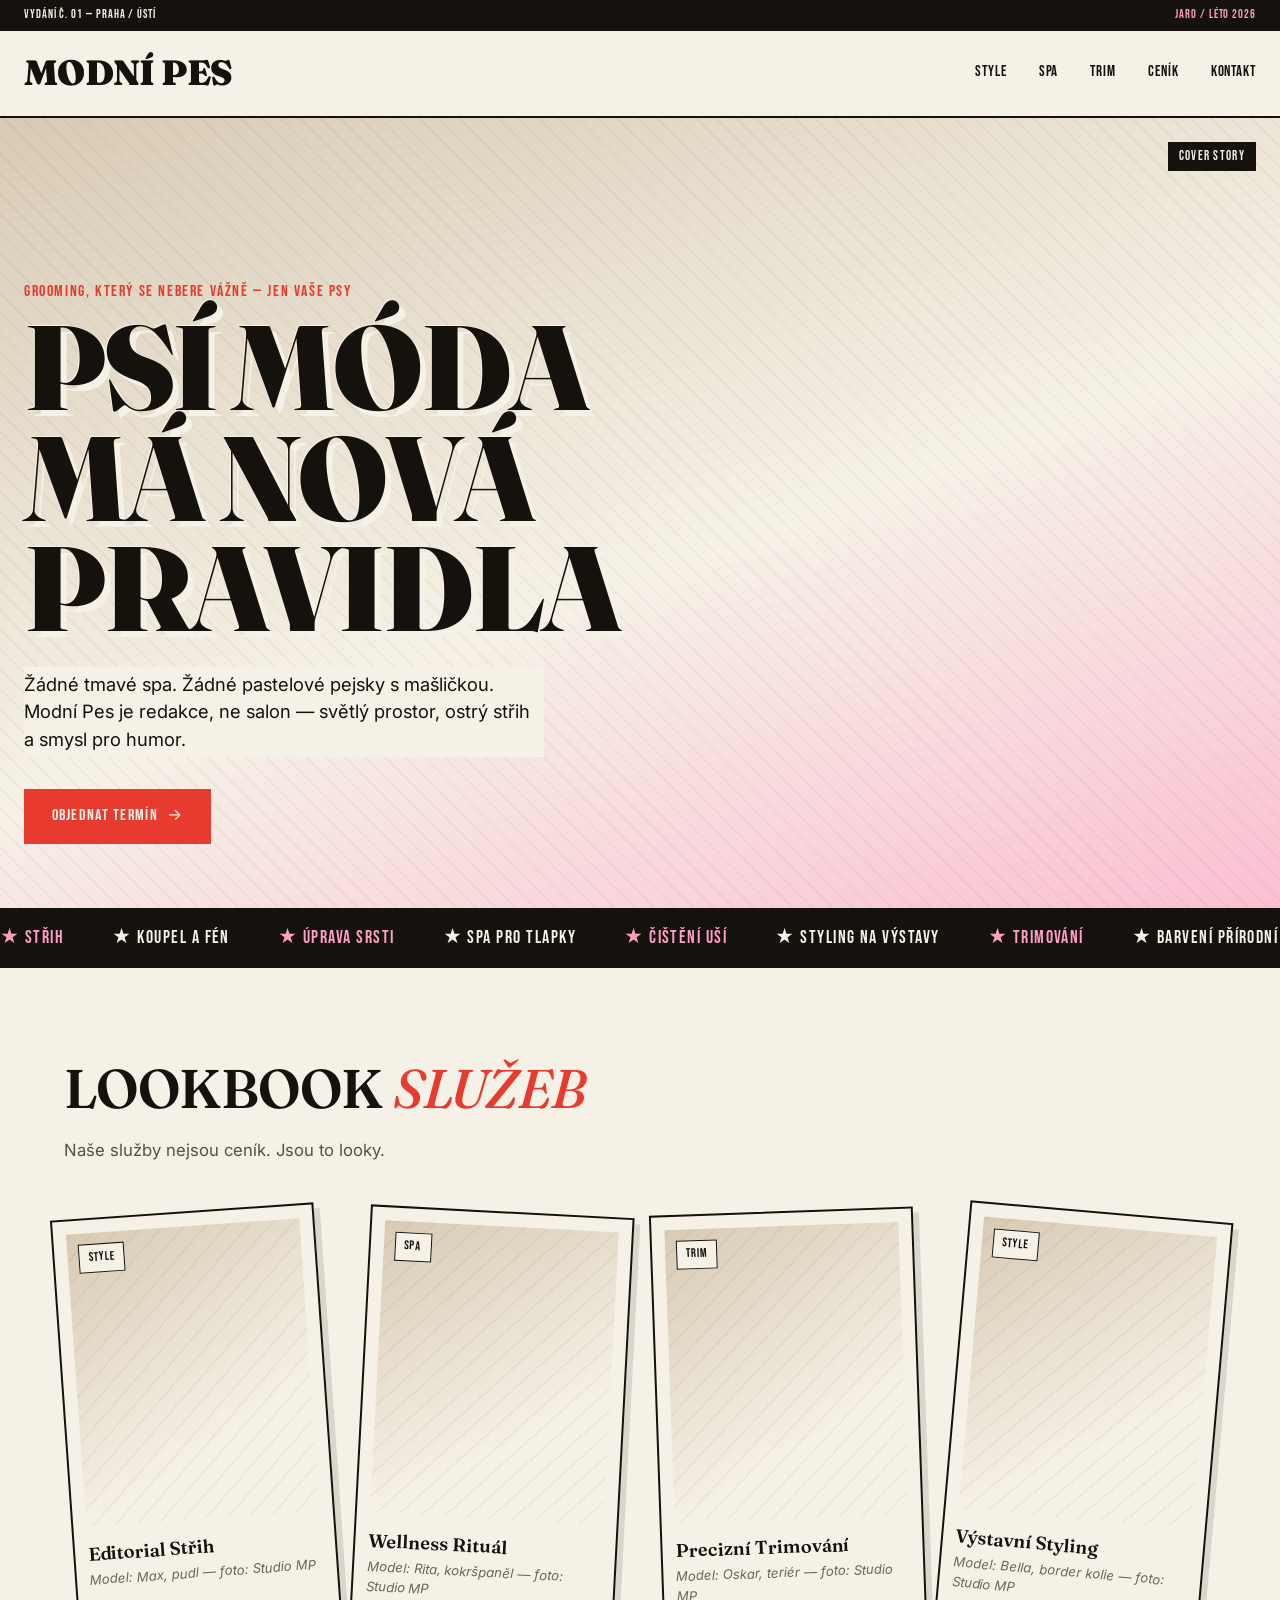
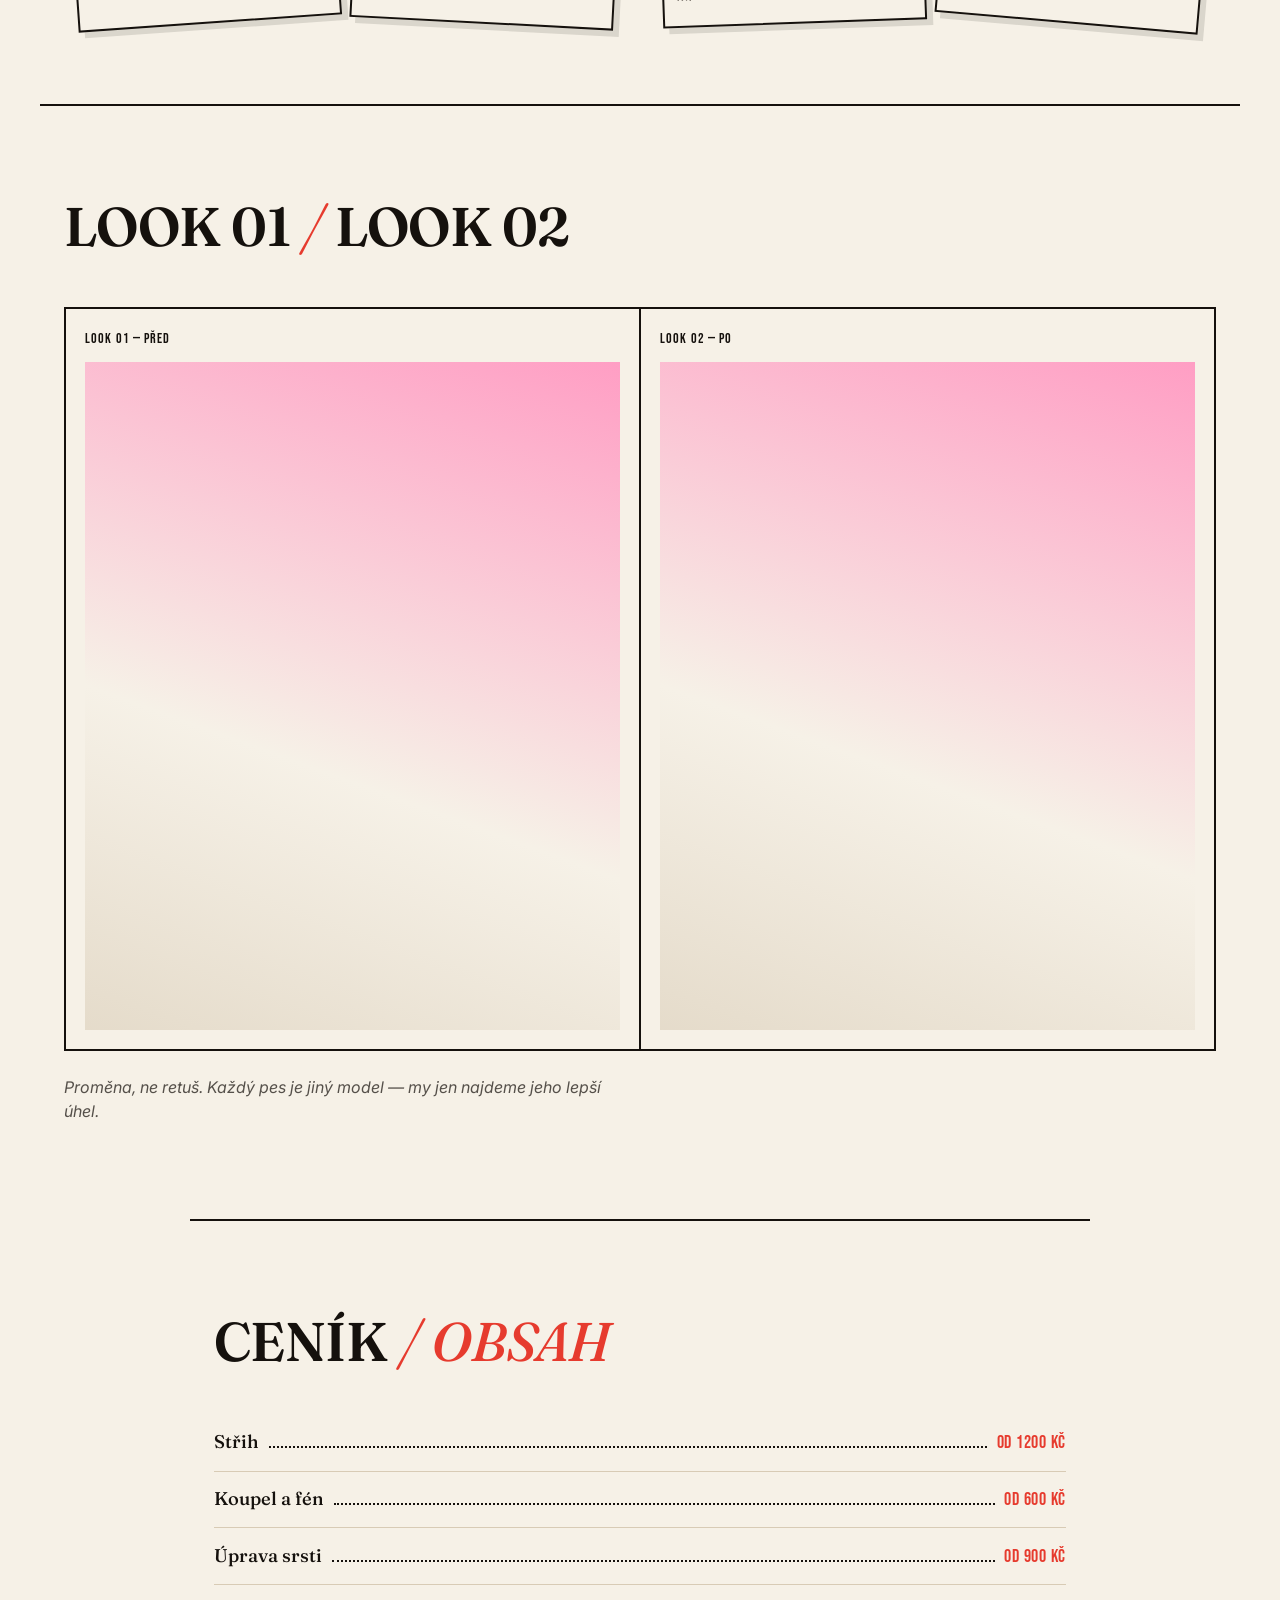
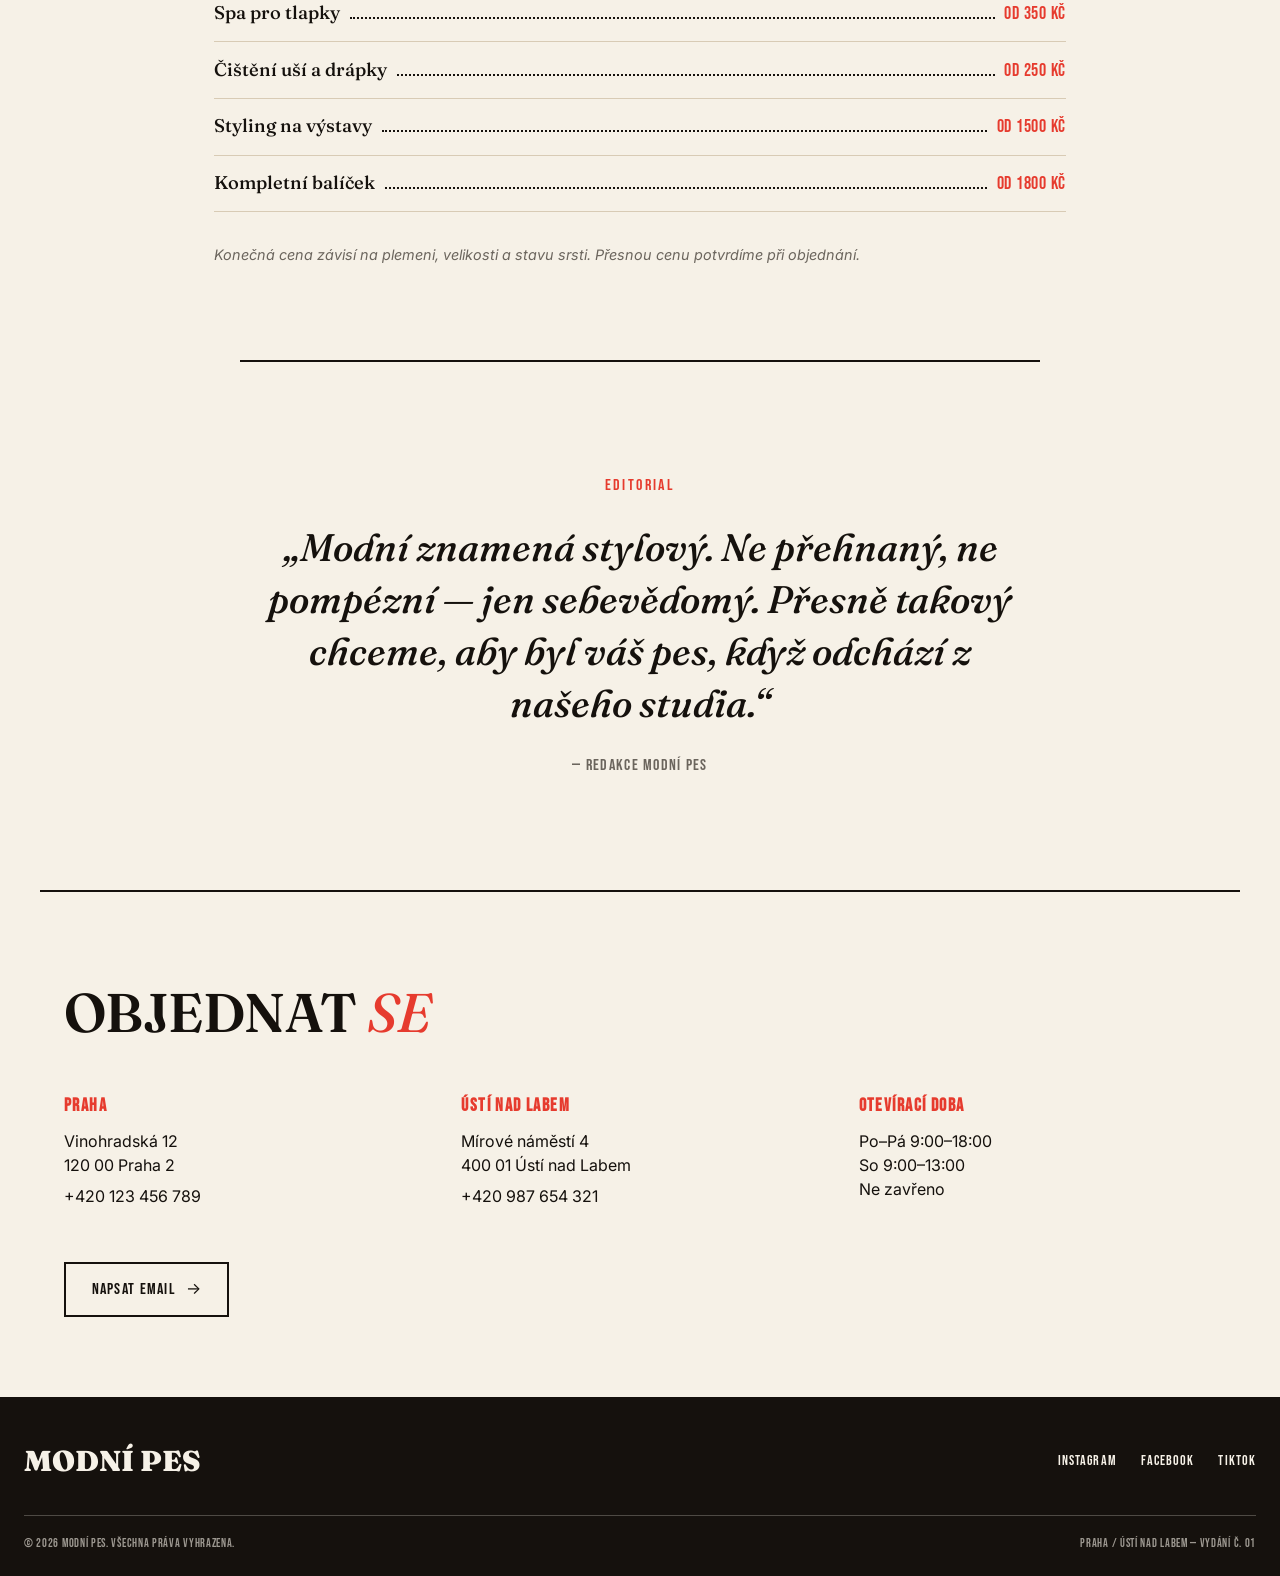
<file: modni-pes/index.html>
<!doctype html>
<html lang="cs">
<head>
<meta charset="UTF-8">
<meta name="viewport" content="width=device-width, initial-scale=1.0">
<title>MODNÍ PES — Psí Fashion Editorial</title>
<meta name="description" content="Modní Pes — grooming studio v Praze a Ústí nad Labem. Ne další temný spa salon. Světlý, redakční, drzý přístup k péči o vašeho psa.">
<link rel="preconnect" href="https://fonts.googleapis.com">
<link rel="preconnect" href="https://fonts.gstatic.com" crossorigin>
<link href="https://fonts.googleapis.com/css2?family=Fraunces:ital,opsz,wght@0,9..144,300;0,9..144,500;0,9..144,600;0,9..144,700;0,9..144,900;1,9..144,500;1,9..144,700&family=Inter:wght@400;500;600&family=Bebas+Neue&display=swap" rel="stylesheet">
<link rel="stylesheet" href="styles.css">
</head>
<body>

<header class="masthead" id="top">
  <div class="masthead__bar">
    <span class="masthead__issue">VYDÁNÍ Č. 01 — PRAHA / ÚSTÍ</span>
    <span class="masthead__issue masthead__issue--right">JARO / LÉTO 2026</span>
  </div>
  <div class="masthead__row">
    <a href="#top" class="masthead__logo">MODNÍ PES</a>
    <button class="nav-toggle" id="navToggle" aria-label="Otevřít menu" aria-expanded="false">
      <span></span><span></span><span></span>
    </button>
    <nav class="masthead__nav" id="mainNav">
      <a href="#lookbook">STYLE</a>
      <a href="#spa">SPA</a>
      <a href="#trim">TRIM</a>
      <a href="#cenik">CENÍK</a>
      <a href="#kontakt">KONTAKT</a>
    </nav>
  </div>
</header>

<section class="hero">
  <div class="hero__photo hero__photo--cover" data-caption="Foto: Ateliér Modní Pes — Model: Bella, border kolie">
    <span class="hero__photo-tag">COVER STORY</span>
  </div>
  <div class="hero__copy">
    <p class="kicker">Grooming, který se nebere vážně — jen vaše psy</p>
    <h1 class="hero__title">PSÍ MÓDA<br>MÁ NOVÁ<br>PRAVIDLA</h1>
    <p class="hero__lede">Žádné tmavé spa. Žádné pastelové pejsky s mašličkou. Modní Pes je redakce, ne salon — světlý prostor, ostrý střih a smysl pro humor.</p>
    <a href="#kontakt" class="btn btn--primary">OBJEDNAT TERMÍN <span class="btn__arrow">→</span></a>
  </div>
</section>

<div class="marquee" aria-hidden="true">
  <div class="marquee__track">
    <span>★ STŘIH</span><span>★ KOUPEL A FÉN</span><span>★ ÚPRAVA SRSTI</span><span>★ SPA PRO TLAPKY</span><span>★ ČIŠTĚNÍ UŠÍ</span><span>★ STYLING NA VÝSTAVY</span><span>★ TRIMOVÁNÍ</span><span>★ BARVENÍ PŘÍRODNÍ PIGMENTY</span>
    <span>★ STŘIH</span><span>★ KOUPEL A FÉN</span><span>★ ÚPRAVA SRSTI</span><span>★ SPA PRO TLAPKY</span><span>★ ČIŠTĚNÍ UŠÍ</span><span>★ STYLING NA VÝSTAVY</span><span>★ TRIMOVÁNÍ</span><span>★ BARVENÍ PŘÍRODNÍ PIGMENTY</span>
  </div>
</div>

<section class="lookbook" id="lookbook">
  <h2 class="section-title">LOOKBOOK <span>SLUŽEB</span></h2>
  <p class="section-sub">Naše služby nejsou ceník. Jsou to looky.</p>

  <div class="lookbook__grid">

    <figure class="polaroid" style="--rot:-4deg" id="spa">
      <div class="polaroid__photo" data-caption="STYLE">
        <span class="tag">STYLE</span>
      </div>
      <figcaption>
        <strong>Editorial Střih</strong>
        <span>Model: Max, pudl — foto: Studio MP</span>
      </figcaption>
    </figure>

    <figure class="polaroid" style="--rot:3deg">
      <div class="polaroid__photo" data-caption="SPA">
        <span class="tag">SPA</span>
      </div>
      <figcaption>
        <strong>Wellness Rituál</strong>
        <span>Model: Rita, kokršpaněl — foto: Studio MP</span>
      </figcaption>
    </figure>

    <figure class="polaroid" style="--rot:-2deg" id="trim">
      <div class="polaroid__photo" data-caption="TRIM">
        <span class="tag">TRIM</span>
      </div>
      <figcaption>
        <strong>Precizní Trimování</strong>
        <span>Model: Oskar, teriér — foto: Studio MP</span>
      </figcaption>
    </figure>

    <figure class="polaroid" style="--rot:5deg">
      <div class="polaroid__photo" data-caption="STYLE">
        <span class="tag">STYLE</span>
      </div>
      <figcaption>
        <strong>Výstavní Styling</strong>
        <span>Model: Bella, border kolie — foto: Studio MP</span>
      </figcaption>
    </figure>

  </div>
</section>

<section class="spread">
  <h2 class="section-title spread__title">LOOK 01 <span>/</span> LOOK 02</h2>
  <div class="spread__grid">
    <div class="spread__panel">
      <span class="spread__label">LOOK 01 — PŘED</span>
      <div class="spread__photo" data-caption="Před"></div>
    </div>
    <div class="spread__panel">
      <span class="spread__label">LOOK 02 — PO</span>
      <div class="spread__photo" data-caption="Po"></div>
    </div>
  </div>
  <p class="spread__caption">Proměna, ne retuš. Každý pes je jiný model — my jen najdeme jeho lepší úhel.</p>
</section>

<section class="price-index" id="cenik">
  <h2 class="section-title">CENÍK <span>/ OBSAH</span></h2>
  <ol class="price-index__list">
    <li><span class="price-index__name">Střih</span><span class="price-index__dots"></span><span class="price-index__price">od 1200 Kč</span></li>
    <li><span class="price-index__name">Koupel a fén</span><span class="price-index__dots"></span><span class="price-index__price">od 600 Kč</span></li>
    <li><span class="price-index__name">Úprava srsti</span><span class="price-index__dots"></span><span class="price-index__price">od 900 Kč</span></li>
    <li><span class="price-index__name">Spa pro tlapky</span><span class="price-index__dots"></span><span class="price-index__price">od 350 Kč</span></li>
    <li><span class="price-index__name">Čištění uší a drápky</span><span class="price-index__dots"></span><span class="price-index__price">od 250 Kč</span></li>
    <li><span class="price-index__name">Styling na výstavy</span><span class="price-index__dots"></span><span class="price-index__price">od 1500 Kč</span></li>
    <li><span class="price-index__name">Kompletní balíček</span><span class="price-index__dots"></span><span class="price-index__price">od 1800 Kč</span></li>
  </ol>
  <p class="price-index__note">Konečná cena závisí na plemeni, velikosti a stavu srsti. Přesnou cenu potvrdíme při objednání.</p>
</section>

<section class="editorial">
  <p class="editorial__mark">EDITORIAL</p>
  <blockquote class="editorial__quote">
    „Modní znamená stylový. Ne přehnaný, ne pompézní — jen sebevědomý. Přesně takový chceme, aby byl váš pes, když odchází z našeho studia.“
  </blockquote>
  <p class="editorial__signature">— Redakce Modní Pes</p>
</section>

<section class="contact" id="kontakt">
  <h2 class="section-title">OBJEDNAT <span>SE</span></h2>
  <div class="contact__grid">
    <div class="contact__block">
      <h3>PRAHA</h3>
      <p>Vinohradská 12<br>120 00 Praha 2</p>
      <p><a href="tel:+420123456789">+420 123 456 789</a></p>
    </div>
    <div class="contact__block">
      <h3>ÚSTÍ NAD LABEM</h3>
      <p>Mírové náměstí 4<br>400 01 Ústí nad Labem</p>
      <p><a href="tel:+420987654321">+420 987 654 321</a></p>
    </div>
    <div class="contact__block">
      <h3>OTEVÍRACÍ DOBA</h3>
      <p>Po–Pá 9:00–18:00<br>So 9:00–13:00<br>Ne zavřeno</p>
    </div>
  </div>
  <a href="mailto:ahoj@modnipes.cz" class="btn btn--outline">NAPSAT EMAIL <span class="btn__arrow">→</span></a>
</section>

<footer class="masthead-footer">
  <div class="masthead-footer__top">
    <span class="masthead-footer__logo">MODNÍ PES</span>
    <div class="masthead-footer__social">
      <a href="#">INSTAGRAM</a>
      <a href="#">FACEBOOK</a>
      <a href="#">TIKTOK</a>
    </div>
  </div>
  <div class="masthead-footer__bottom">
    <span>© 2026 MODNÍ PES. VŠECHNA PRÁVA VYHRAZENA.</span>
    <span>PRAHA / ÚSTÍ NAD LABEM — VYDÁNÍ Č. 01</span>
  </div>
</footer>

<script src="script.js"></script>
</body>
</html>
</file>
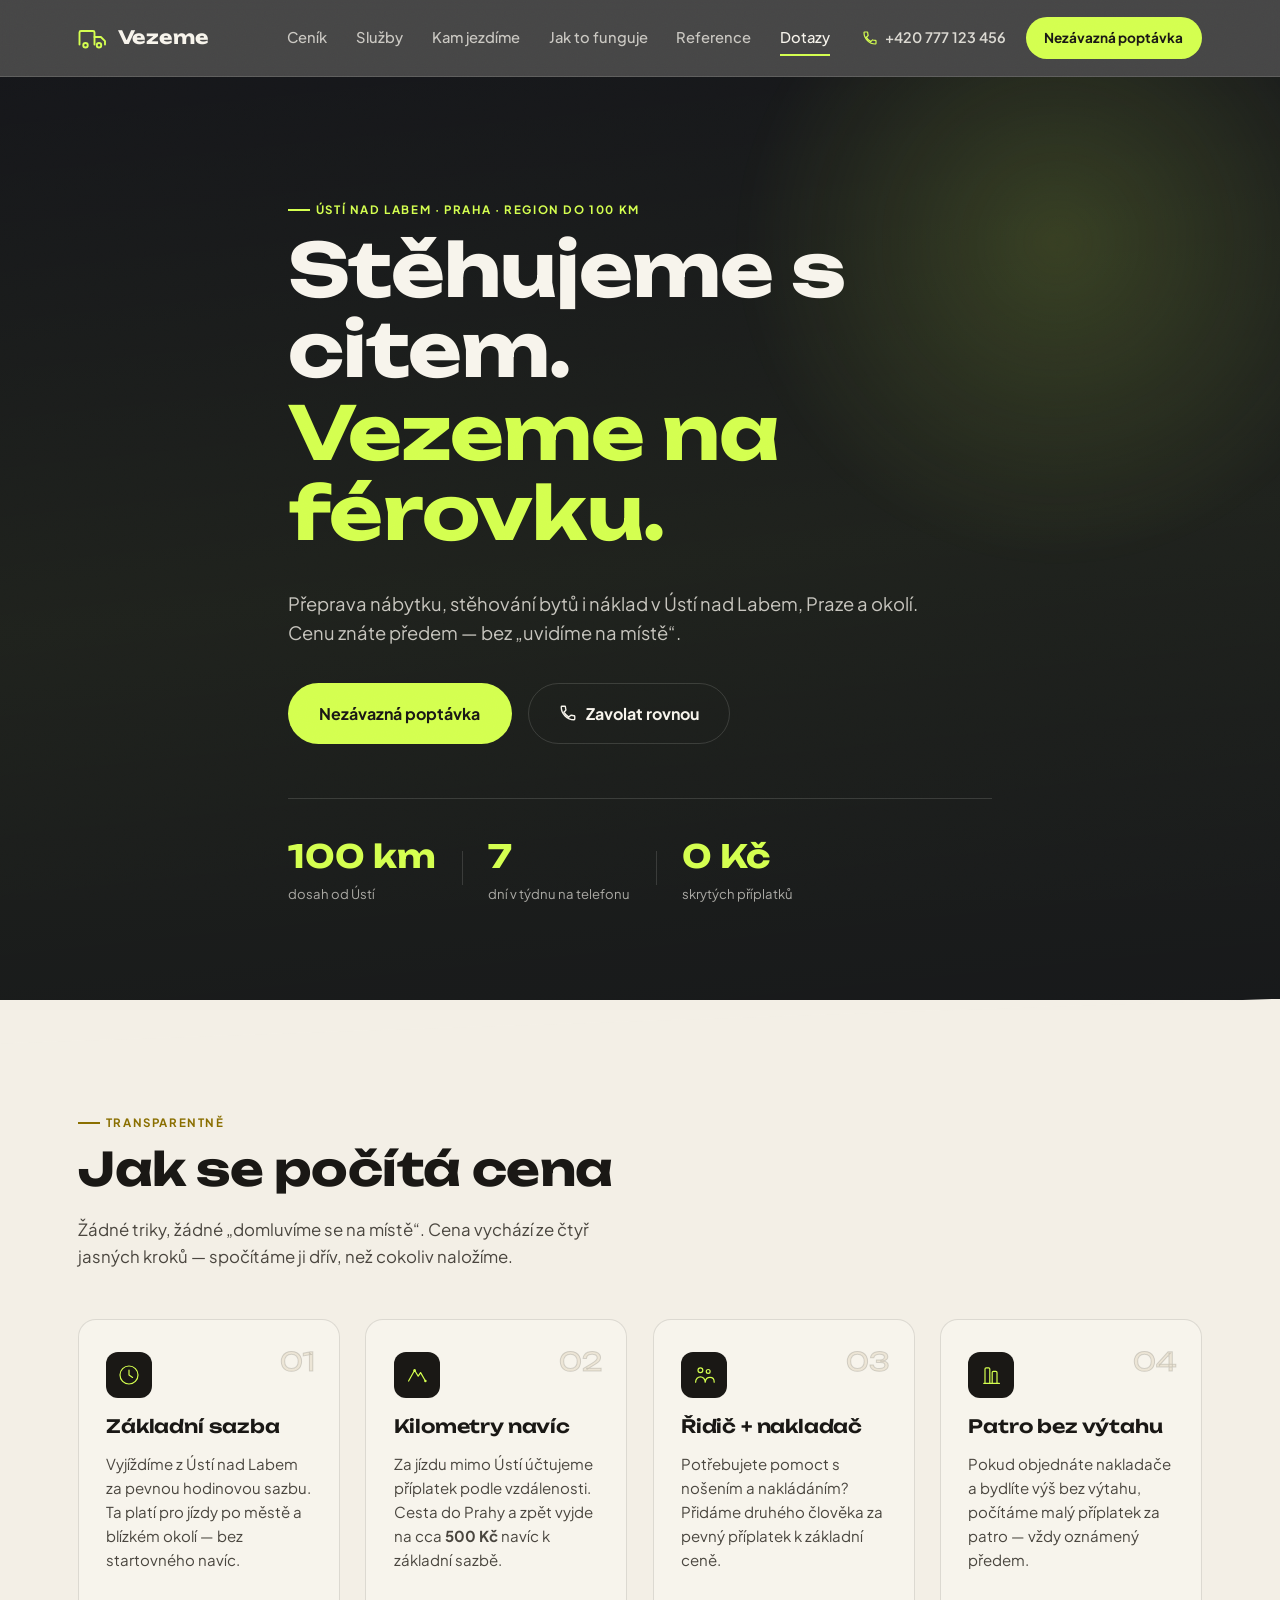
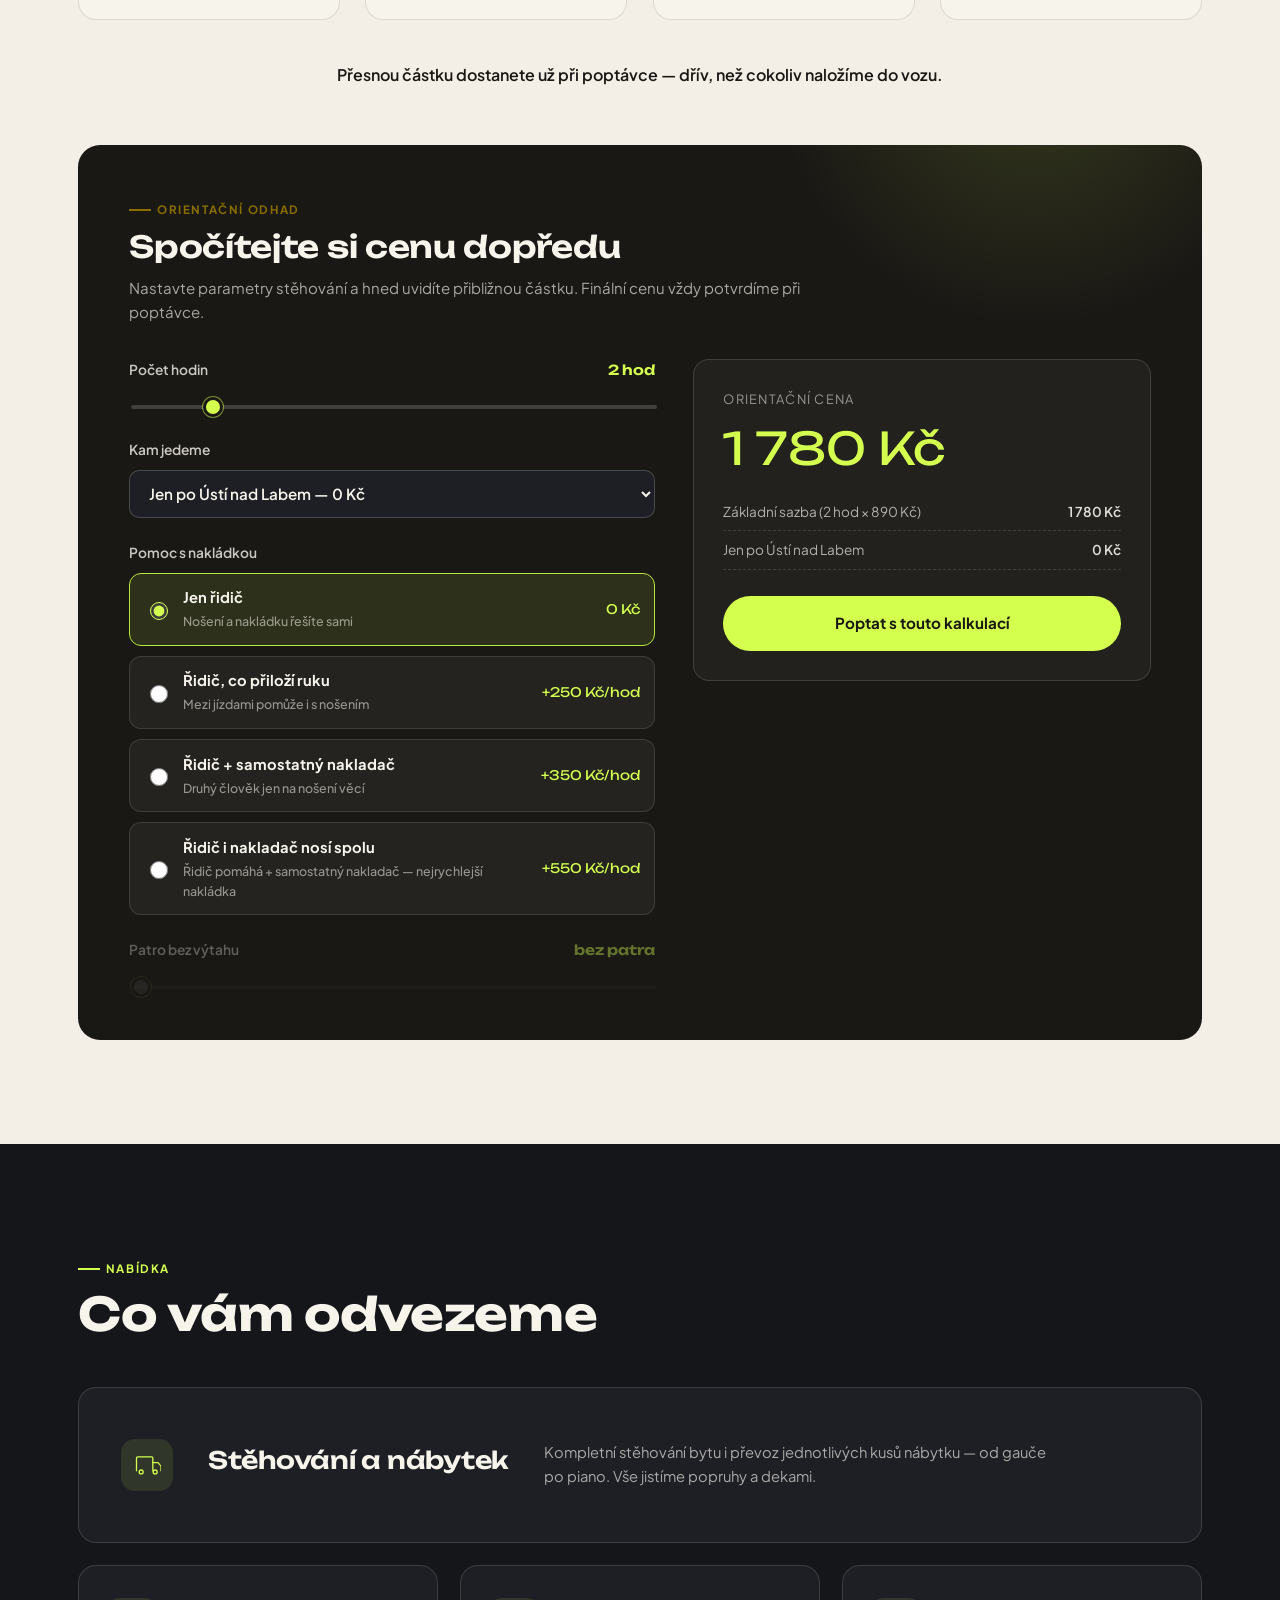
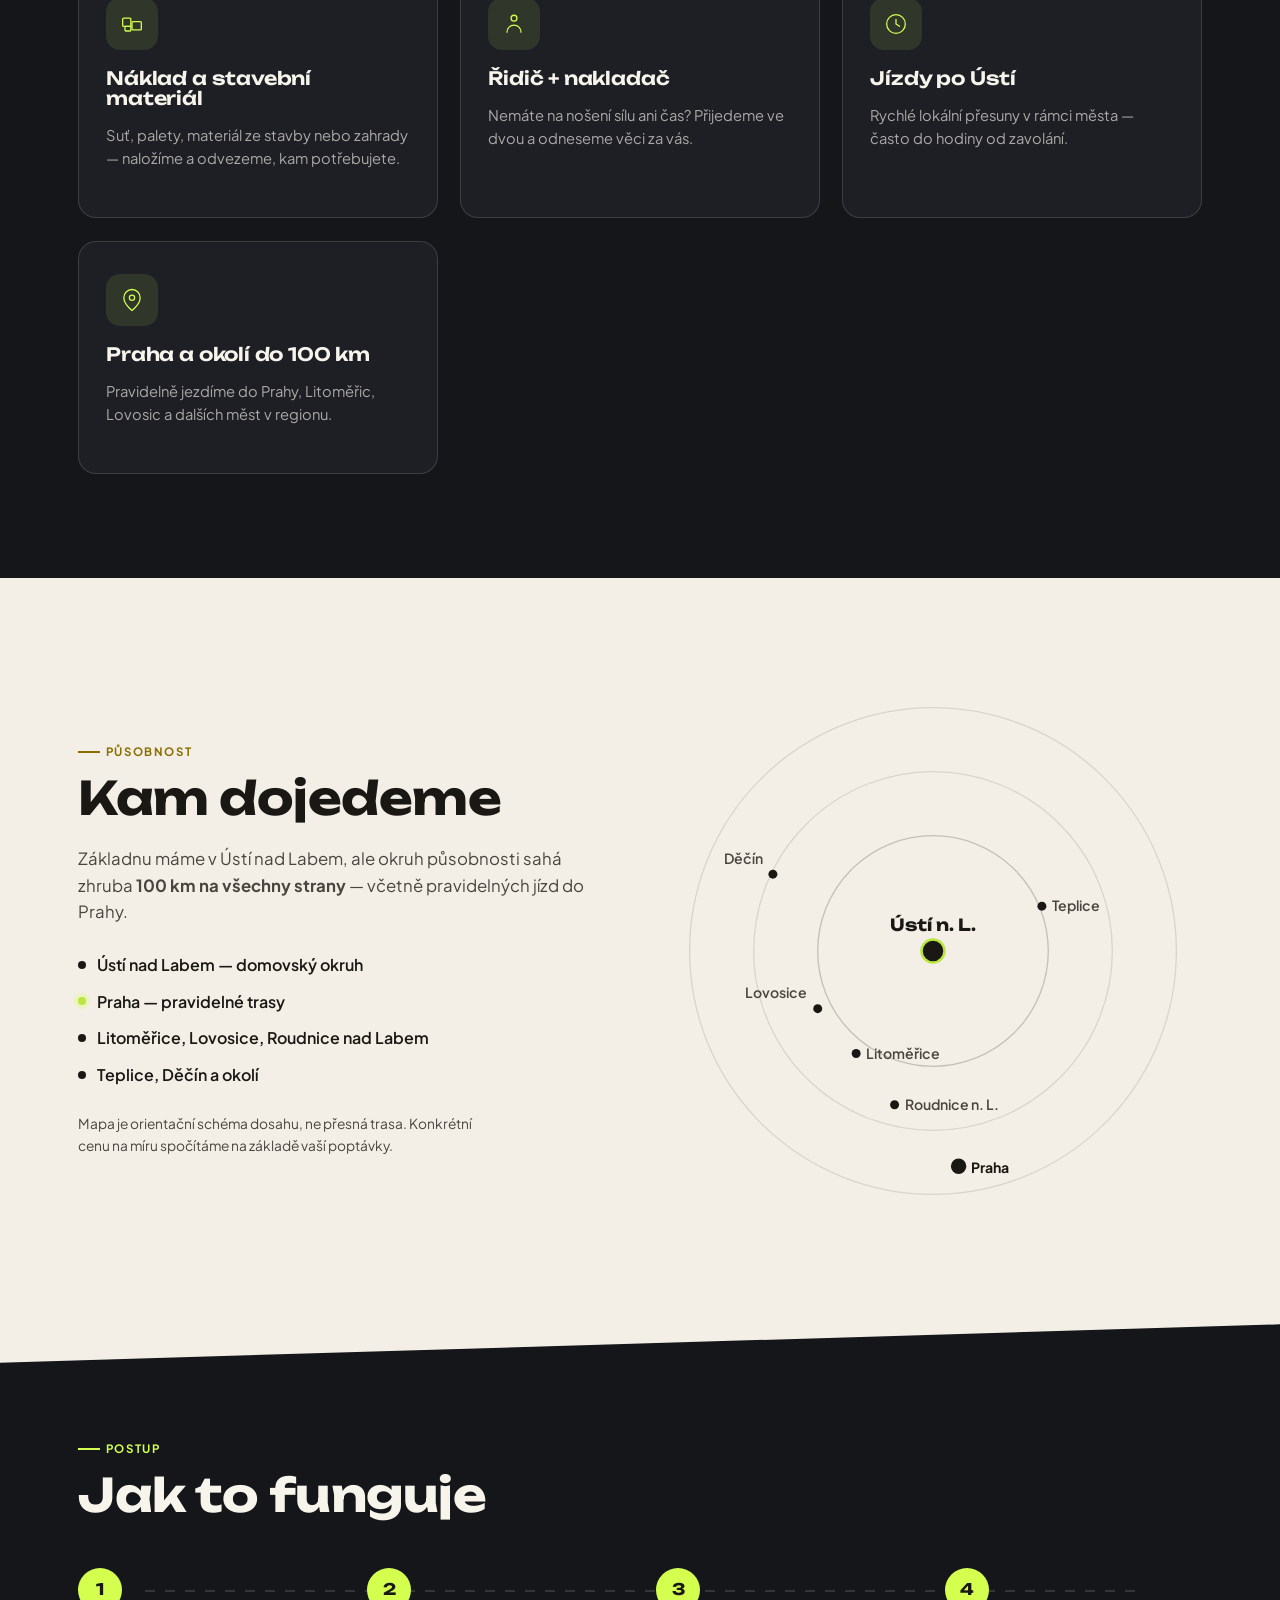
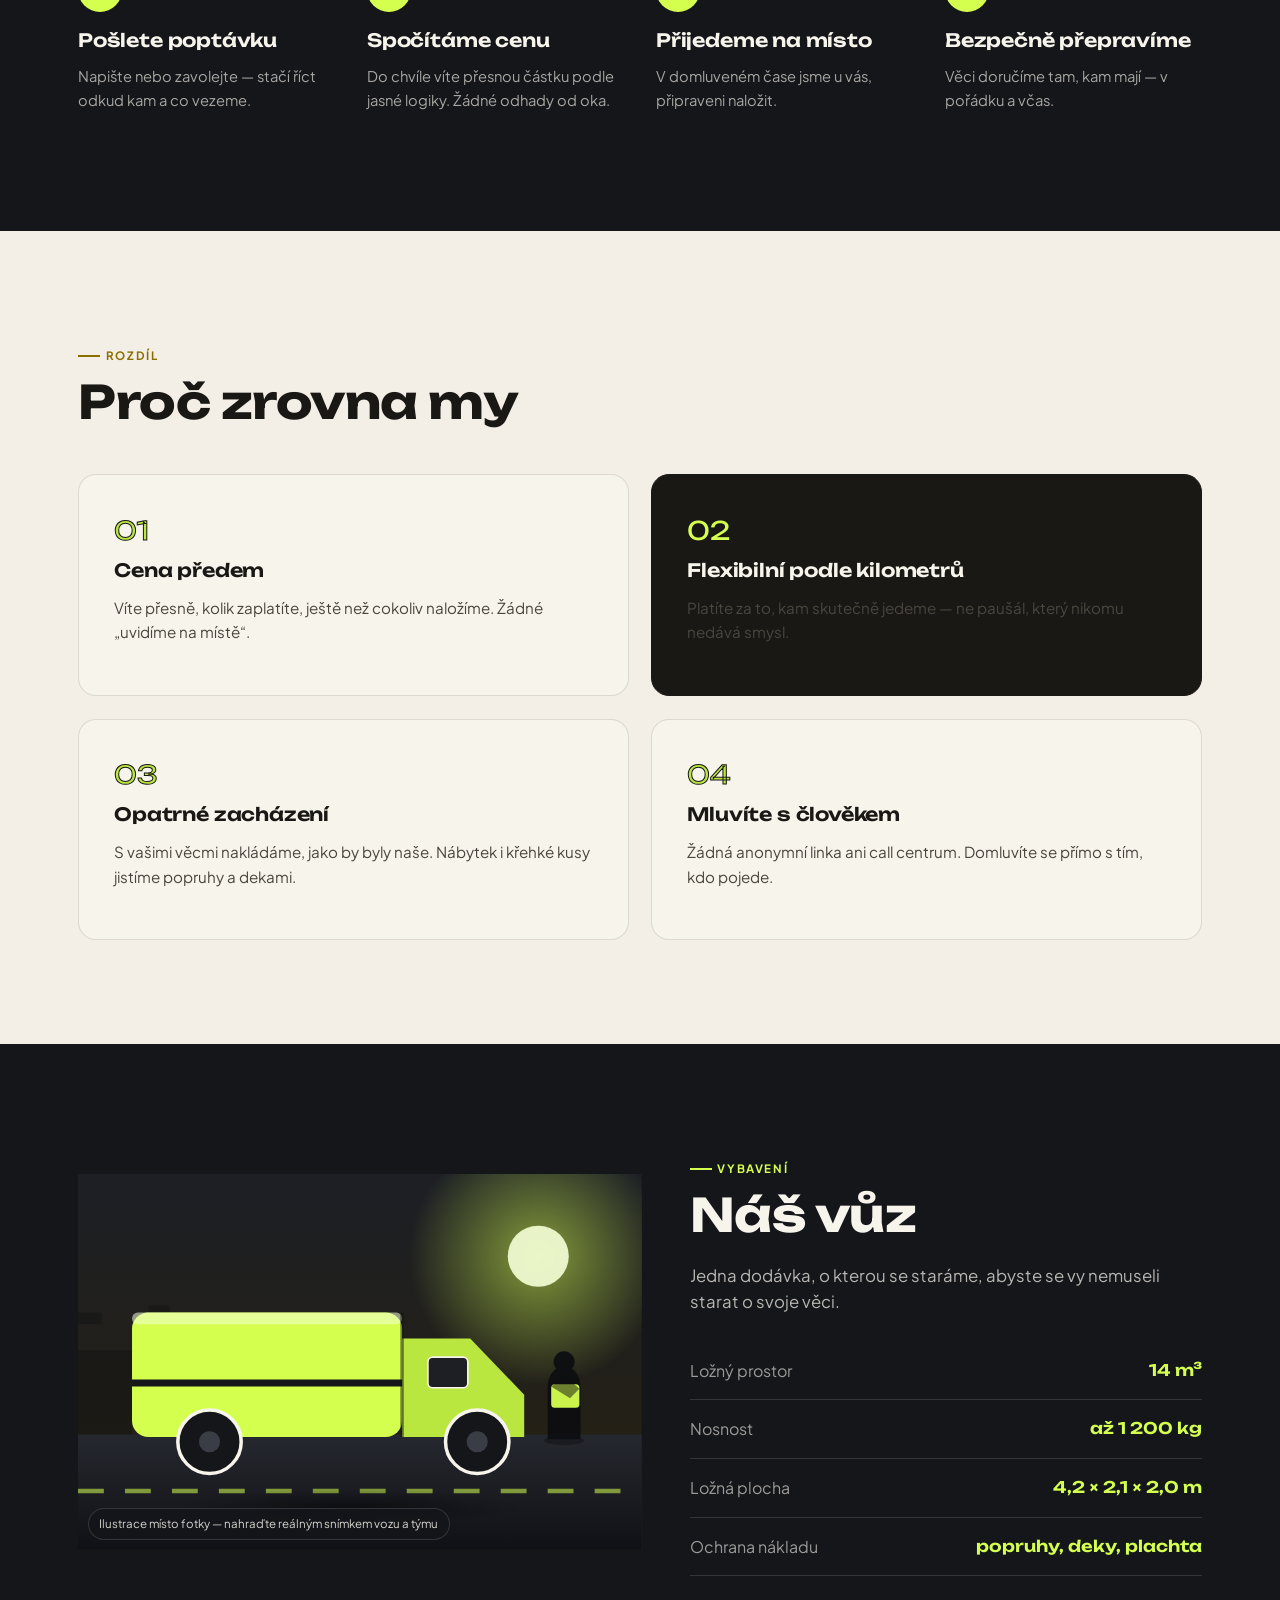
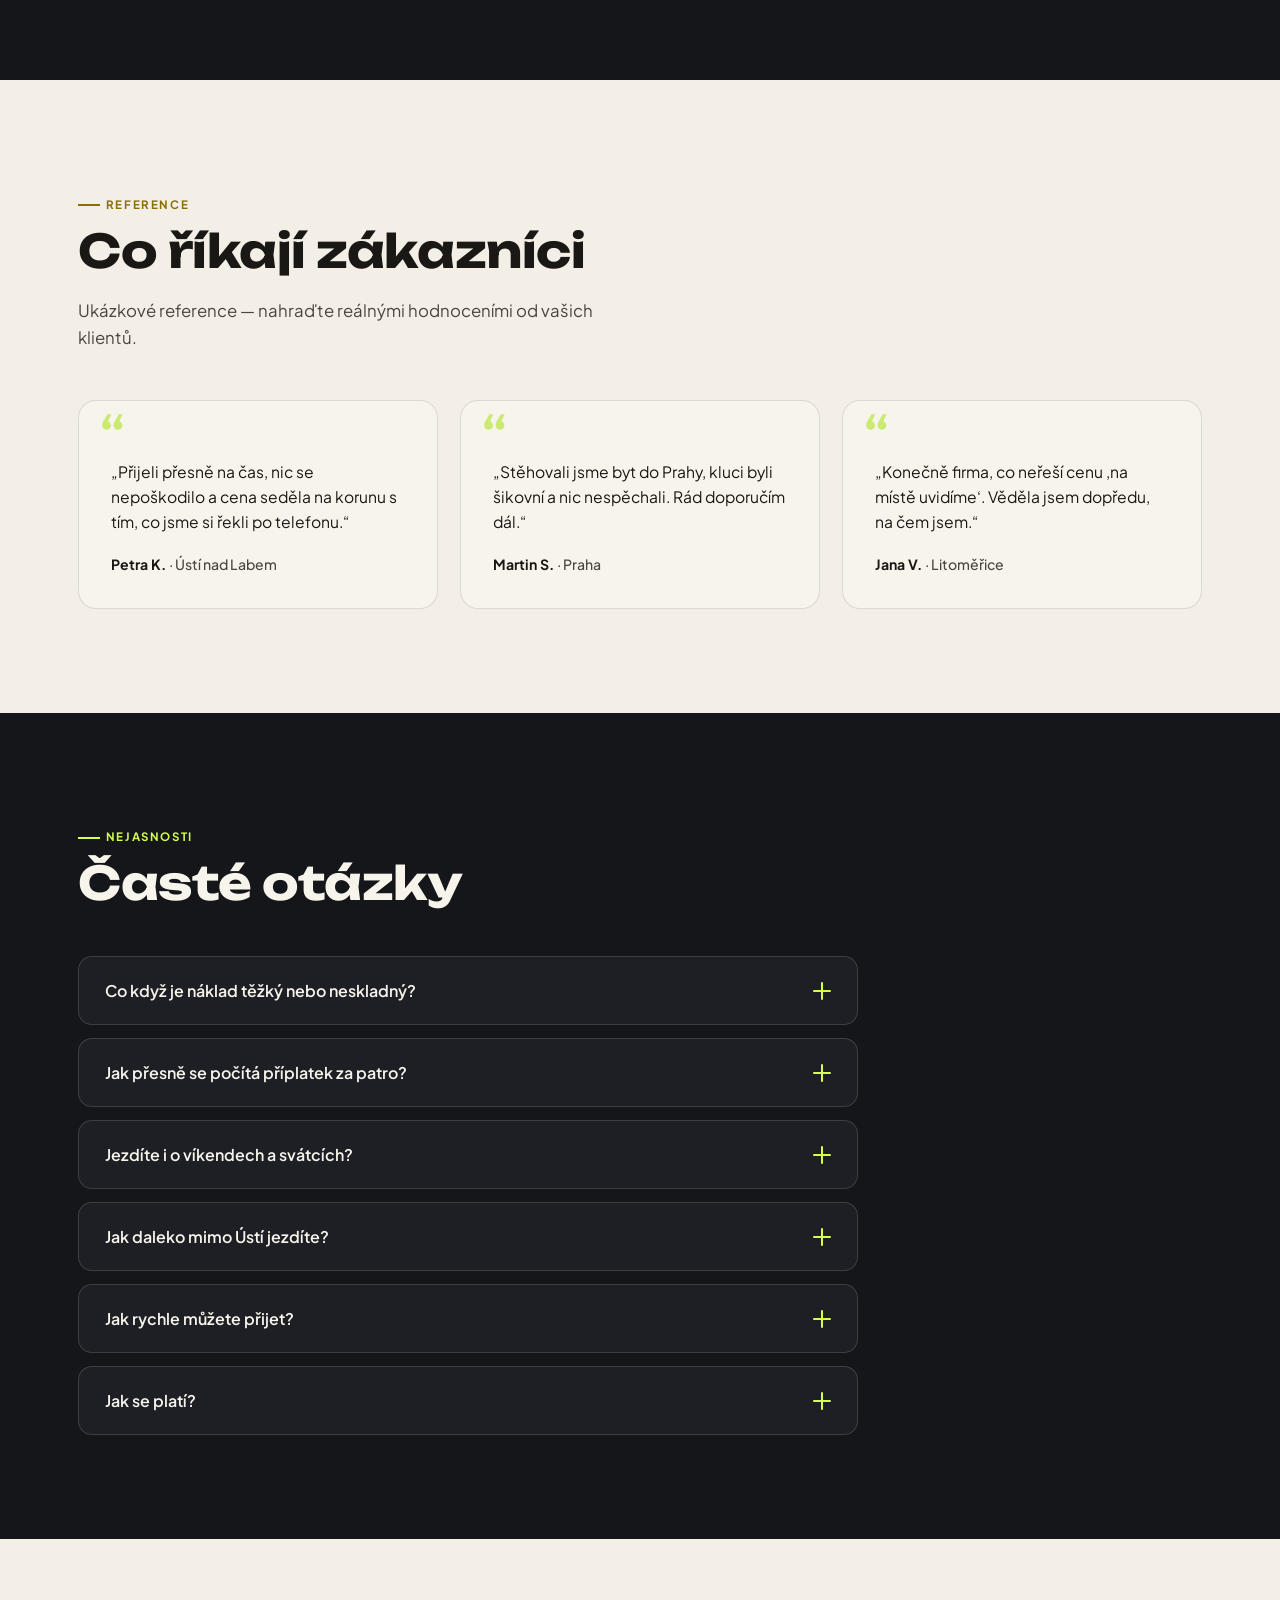
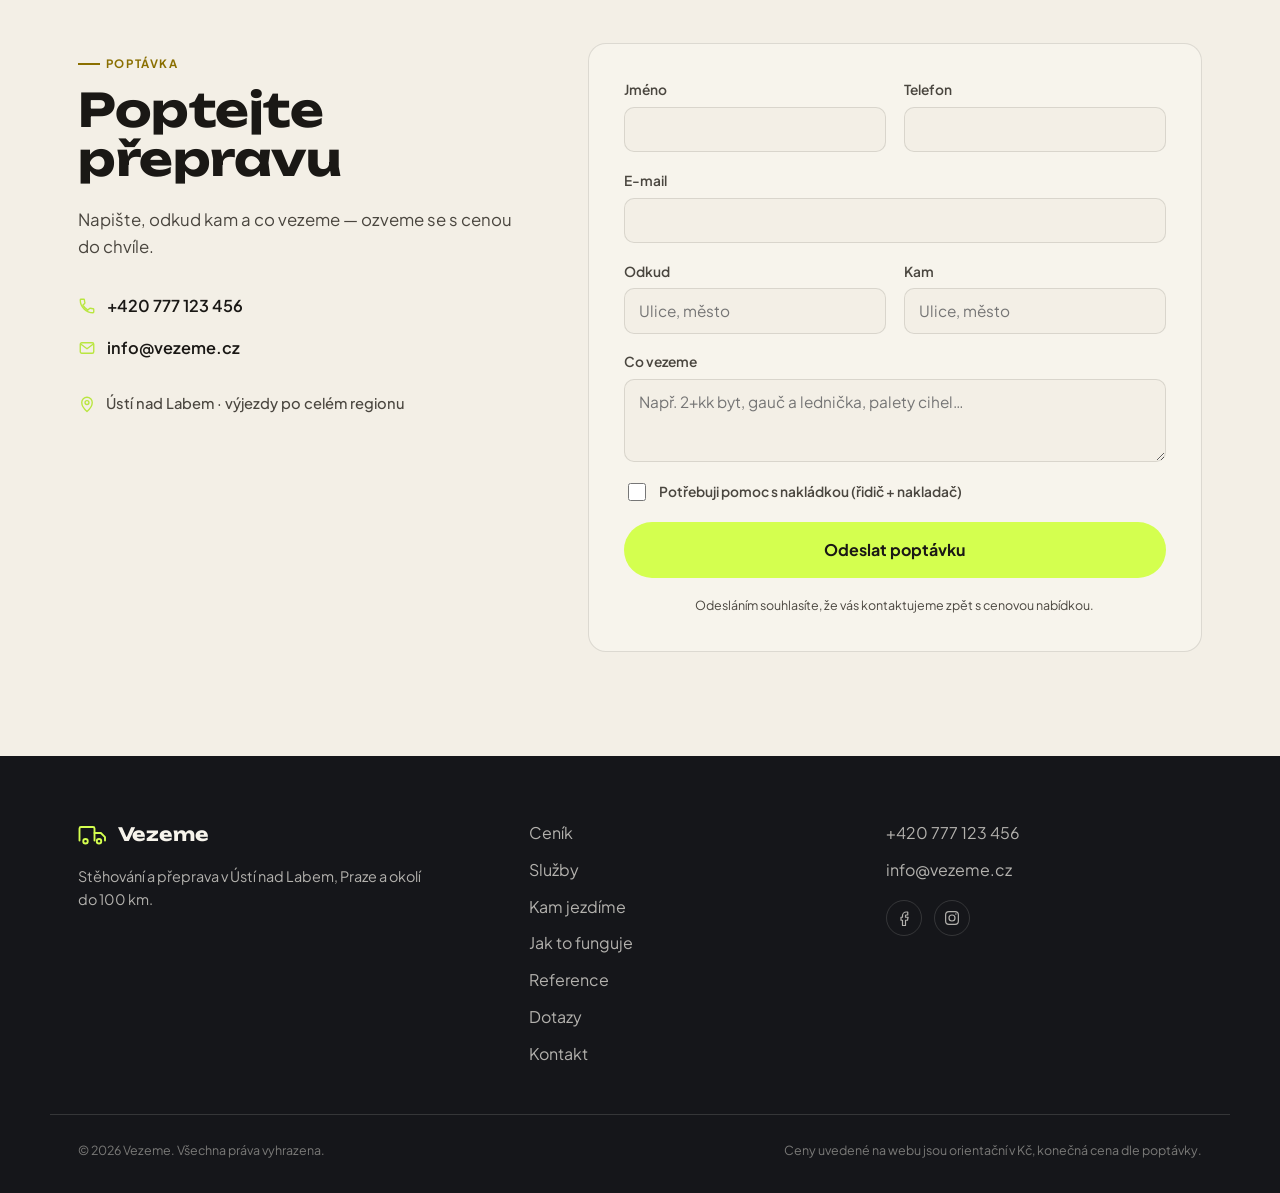
<file: site/index.html>
<!DOCTYPE html>
<html lang="cs">
<head>
<meta charset="UTF-8">
<meta name="viewport" content="width=device-width, initial-scale=1.0">
<title>Vezeme — Stěhování a přeprava Ústí nad Labem, Praha | Cena předem</title>
<meta name="description" content="Stěhování, přeprava nábytku a nákladu v Ústí nad Labem, Praze a okolí do 100 km. Cenu znáte předem, bez skrytých příplatků. Zavolejte nebo pošlete poptávku.">
<meta property="og:title" content="Vezeme — Stěhování a přeprava Ústí nad Labem, Praha">
<meta property="og:description" content="Cena předem, bez skrytých příplatků. Stěhování a přeprava v Ústí nad Labem, Praze a okolí do 100 km.">
<meta property="og:type" content="website">
<link rel="icon" href="data:image/svg+xml,%3Csvg xmlns='http://www.w3.org/2000/svg' viewBox='0 0 40 28'%3E%3Cpath d='M2 22V6a2 2 0 0 1 2-2h16a2 2 0 0 1 2 2v16' fill='none' stroke='%23d4ff4f' stroke-width='2.6' stroke-linecap='round'/%3E%3Cpath d='M22 12h8.5L36 17.5V22' fill='none' stroke='%23d4ff4f' stroke-width='2.6' stroke-linecap='round' stroke-linejoin='round'/%3E%3Ccircle cx='10' cy='23' r='3' fill='none' stroke='%23d4ff4f' stroke-width='2.6'/%3E%3Ccircle cx='28' cy='23' r='3' fill='none' stroke='%23d4ff4f' stroke-width='2.6'/%3E%3C/svg%3E">
<link rel="preconnect" href="https://fonts.googleapis.com">
<link rel="preconnect" href="https://fonts.gstatic.com" crossorigin>
<link href="https://fonts.googleapis.com/css2?family=Unbounded:wght@400;600;700;800;900&family=Plus+Jakarta+Sans:ital,wght@0,400;0,500;0,600;0,700;1,500&display=swap" rel="stylesheet">
<link rel="stylesheet" href="css/style.css">
</head>
<body>

<div class="grain"></div>

<a class="skip-link" href="#kontakt">Přejít na poptávku</a>

<!-- ============ HEADER ============ -->
<header class="site-header" id="site-header">
  <div class="wrap header-inner">
    <a href="#top" class="logo" aria-label="Vezeme — domů">
      <span class="logo-mark" aria-hidden="true">
        <svg viewBox="0 0 40 28" fill="none" xmlns="http://www.w3.org/2000/svg">
          <path d="M2 22V6a2 2 0 0 1 2-2h16a2 2 0 0 1 2 2v16" stroke="currentColor" stroke-width="2.5" stroke-linecap="round"/>
          <path d="M22 12h8.5L36 17.5V22" stroke="currentColor" stroke-width="2.5" stroke-linecap="round" stroke-linejoin="round"/>
          <circle cx="10" cy="23" r="3" stroke="currentColor" stroke-width="2.5"/>
          <circle cx="28" cy="23" r="3" stroke="currentColor" stroke-width="2.5"/>
        </svg>
      </span>
      <span class="logo-text">Vezeme</span>
    </a>

    <nav class="main-nav" id="main-nav">
      <a href="#cena" data-nav>Ceník</a>
      <a href="#sluzby" data-nav>Služby</a>
      <a href="#pokryti" data-nav>Kam jezdíme</a>
      <a href="#jak-to-funguje" data-nav>Jak to funguje</a>
      <a href="#reference" data-nav>Reference</a>
      <a href="#faq" data-nav>Dotazy</a>
    </nav>

    <div class="header-actions">
      <a class="header-phone" href="tel:+420777123456">
        <svg width="16" height="16" viewBox="0 0 24 24" fill="none"><path d="M6.6 10.8c1.4 2.8 3.8 5.1 6.6 6.6l2.2-2.2c.3-.3.7-.4 1-.2 1.1.4 2.3.6 3.6.6.6 0 1 .4 1 1V20c0 .6-.4 1-1 1C10.9 21 3 13.1 3 3.9 3 3.4 3.4 3 4 3h3.6c.6 0 1 .4 1 1 0 1.2.2 2.4.6 3.6.1.4 0 .8-.3 1L6.6 10.8Z" stroke="currentColor" stroke-width="1.8" stroke-linejoin="round"/></svg>
        <span>+420&nbsp;777&nbsp;123&nbsp;456</span>
      </a>
      <a class="btn btn-accent btn-small" href="#kontakt">Nezávazná poptávka</a>
    </div>

    <button class="burger" id="burger" aria-label="Otevřít menu" aria-expanded="false" aria-controls="main-nav">
      <span></span><span></span><span></span>
    </button>
  </div>
</header>

<main id="top">

  <!-- ============ HERO ============ -->
  <section class="hero">
    <div class="hero-bg" aria-hidden="true">
      <div class="hero-road"></div>
      <div class="hero-glow"></div>
    </div>
    <div class="wrap hero-inner">
      <p class="eyebrow reveal" data-delay="0">Ústí nad Labem · Praha · region do 100 km</p>
      <h1 class="hero-title">
        <span class="reveal-line" data-delay="1">Stěhujeme s citem.</span>
        <span class="reveal-line accent-text" data-delay="2">Vezeme na férovku.</span>
      </h1>
      <p class="hero-sub reveal" data-delay="3">
        Přeprava nábytku, stěhování bytů i náklad v Ústí nad Labem, Praze a okolí.
        Cenu znáte předem — bez „uvidíme na místě“.
      </p>
      <div class="hero-ctas reveal" data-delay="4">
        <a href="#kontakt" class="btn btn-accent btn-large">Nezávazná poptávka</a>
        <a href="tel:+420777123456" class="btn btn-ghost btn-large">
          <svg width="18" height="18" viewBox="0 0 24 24" fill="none"><path d="M6.6 10.8c1.4 2.8 3.8 5.1 6.6 6.6l2.2-2.2c.3-.3.7-.4 1-.2 1.1.4 2.3.6 3.6.6.6 0 1 .4 1 1V20c0 .6-.4 1-1 1C10.9 21 3 13.1 3 3.9 3 3.4 3.4 3 4 3h3.6c.6 0 1 .4 1 1 0 1.2.2 2.4.6 3.6.1.4 0 .8-.3 1L6.6 10.8Z" stroke="currentColor" stroke-width="1.8" stroke-linejoin="round"/></svg>
          Zavolat rovnou
        </a>
      </div>

      <div class="hero-stats reveal" data-delay="5">
        <div class="stat">
          <span class="stat-num" data-count="100" data-suffix="&nbsp;km">0</span>
          <span class="stat-label">dosah od Ústí</span>
        </div>
        <div class="stat-sep" aria-hidden="true"></div>
        <div class="stat">
          <span class="stat-num" data-count="7">0</span>
          <span class="stat-label">dní v týdnu na telefonu</span>
        </div>
        <div class="stat-sep" aria-hidden="true"></div>
        <div class="stat">
          <span class="stat-num" data-count="0" data-suffix="&nbsp;Kč">0</span>
          <span class="stat-label">skrytých příplatků</span>
        </div>
      </div>
    </div>
  </section>

  <!-- ============ PRICING LOGIC ============ -->
  <section class="section section-light diagonal-top" id="cena">
    <div class="wrap">
      <div class="section-head reveal">
        <p class="eyebrow eyebrow-dark">Transparentně</p>
        <h2>Jak se počítá cena</h2>
        <p class="section-lead">Žádné triky, žádné „domluvíme se na místě“. Cena vychází ze čtyř jasných kroků — spočítáme ji dřív, než cokoliv naložíme.</p>
      </div>

      <div class="price-grid">
        <article class="price-card reveal" data-delay="0">
          <span class="price-num">01</span>
          <div class="price-icon" aria-hidden="true">
            <svg viewBox="0 0 40 40" fill="none"><circle cx="20" cy="20" r="15" stroke="currentColor" stroke-width="2"/><path d="M20 12v8l6 4" stroke="currentColor" stroke-width="2" stroke-linecap="round" stroke-linejoin="round"/></svg>
          </div>
          <h3>Základní sazba</h3>
          <p>Vyjíždíme z Ústí nad Labem za pevnou hodinovou sazbu. Ta platí pro jízdy po městě a blízkém okolí — bez startovného navíc.</p>
        </article>

        <article class="price-card reveal" data-delay="1">
          <span class="price-num">02</span>
          <div class="price-icon" aria-hidden="true">
            <svg viewBox="0 0 40 40" fill="none"><path d="M6 30 16 12l6 10 4-6 8 14" stroke="currentColor" stroke-width="2" stroke-linecap="round" stroke-linejoin="round"/><circle cx="16" cy="12" r="2" fill="currentColor"/><circle cx="34" cy="30" r="2" fill="currentColor"/></svg>
          </div>
          <h3>Kilometry navíc</h3>
          <p>Za jízdu mimo Ústí účtujeme příplatek podle vzdálenosti. Cesta do Prahy a zpět vyjde na cca <strong>500&nbsp;Kč</strong> navíc k základní sazbě.</p>
        </article>

        <article class="price-card reveal" data-delay="2">
          <span class="price-num">03</span>
          <div class="price-icon" aria-hidden="true">
            <svg viewBox="0 0 40 40" fill="none"><circle cx="14" cy="12" r="4" stroke="currentColor" stroke-width="2"/><circle cx="27" cy="14" r="3.2" stroke="currentColor" stroke-width="2"/><path d="M6 32c0-5.5 4-9 8-9s8 3.5 8 9M22 32c.5-4.5 3-8 8-8s7 3.5 7 8" stroke="currentColor" stroke-width="2" stroke-linecap="round"/></svg>
          </div>
          <h3>Řidič + nakladač</h3>
          <p>Potřebujete pomoct s nošením a nakládáním? Přidáme druhého člověka za pevný příplatek k základní ceně.</p>
        </article>

        <article class="price-card reveal" data-delay="3">
          <span class="price-num">04</span>
          <div class="price-icon" aria-hidden="true">
            <svg viewBox="0 0 40 40" fill="none"><path d="M10 34V10a2 2 0 0 1 2-2h4a2 2 0 0 1 2 2v24M22 34V16a2 2 0 0 1 2-2h4a2 2 0 0 1 2 2v18M8 34h26" stroke="currentColor" stroke-width="2" stroke-linecap="round" stroke-linejoin="round"/></svg>
          </div>
          <h3>Patro bez výtahu</h3>
          <p>Pokud objednáte nakladače a bydlíte výš bez výtahu, počítáme malý příplatek za patro — vždy oznámený předem.</p>
        </article>
      </div>

      <p class="price-note reveal">Přesnou částku dostanete už při poptávce — dřív, než cokoliv naložíme do vozu.</p>

      <div class="calc reveal" data-delay="0">
        <div class="calc-head">
          <p class="eyebrow eyebrow-dark">Orientační odhad</p>
          <h3 class="calc-title">Spočítejte si cenu dopředu</h3>
          <p class="calc-sub">Nastavte parametry stěhování a hned uvidíte přibližnou částku. Finální cenu vždy potvrdíme při poptávce.</p>
        </div>

        <div class="calc-body">
          <div class="calc-controls">
            <div class="calc-field">
              <div class="calc-field-label">
                <span>Počet hodin</span>
                <span class="calc-field-value" id="calc-hours-value">2 hod</span>
              </div>
              <input type="range" id="calc-hours" min="1" max="8" step="1" value="2" aria-label="Počet hodin">
            </div>

            <div class="calc-field">
              <div class="calc-field-label"><span>Kam jedeme</span></div>
              <select id="calc-zone" aria-label="Vzdálenost">
                <option value="0">Jen po Ústí nad Labem — 0 Kč</option>
                <option value="120">Blízké okolí (do 15 km) — +120 Kč</option>
                <option value="200">Okolí Ústí (do 30 km) — +200 Kč</option>
                <option value="350">Region (30–60 km) — +350 Kč</option>
                <option value="430">Vzdálenější region (60–80 km) — +430 Kč</option>
                <option value="500">Praha / okolí do 100 km — +500 Kč</option>
              </select>
            </div>

            <div class="calc-field">
              <div class="calc-field-label"><span>Pomoc s nakládkou</span></div>
              <div class="calc-radio-group" role="radiogroup" aria-label="Pomoc s nakládkou">
                <label class="calc-radio">
                  <input type="radio" name="calc-helper" value="0" checked>
                  <span class="calc-radio-text">
                    <strong>Jen řidič</strong>
                    <small>Nošení a nakládku řešíte sami</small>
                  </span>
                  <span class="calc-radio-price">0 Kč</span>
                </label>
                <label class="calc-radio">
                  <input type="radio" name="calc-helper" value="250">
                  <span class="calc-radio-text">
                    <strong>Řidič, co přiloží ruku</strong>
                    <small>Mezi jízdami pomůže i s nošením</small>
                  </span>
                  <span class="calc-radio-price">+250 Kč/hod</span>
                </label>
                <label class="calc-radio">
                  <input type="radio" name="calc-helper" value="350">
                  <span class="calc-radio-text">
                    <strong>Řidič + samostatný nakladač</strong>
                    <small>Druhý člověk jen na nošení věcí</small>
                  </span>
                  <span class="calc-radio-price">+350 Kč/hod</span>
                </label>
                <label class="calc-radio">
                  <input type="radio" name="calc-helper" value="550">
                  <span class="calc-radio-text">
                    <strong>Řidič i nakladač nosí spolu</strong>
                    <small>Řidič pomáhá + samostatný nakladač — nejrychlejší nakládka</small>
                  </span>
                  <span class="calc-radio-price">+550 Kč/hod</span>
                </label>
              </div>
            </div>

            <div class="calc-field calc-field--floor" id="calc-floor-field">
              <div class="calc-field-label">
                <span>Patro bez výtahu</span>
                <span class="calc-field-value" id="calc-floor-value">bez patra</span>
              </div>
              <input type="range" id="calc-floor" min="0" max="5" step="1" value="0" aria-label="Patro bez výtahu" disabled>
            </div>
          </div>

          <div class="calc-result">
            <span class="calc-result-label">Orientační cena</span>
            <span class="calc-result-value"><span id="calc-total">1&nbsp;780</span>&nbsp;Kč</span>
            <ul class="calc-breakdown" id="calc-breakdown"></ul>
            <a href="#kontakt" class="btn btn-accent btn-block" id="calc-cta">Poptat s touto kalkulací</a>
          </div>
        </div>
      </div>
    </div>
  </section>

  <!-- ============ SERVICES ============ -->
  <section class="section section-dark" id="sluzby">
    <div class="wrap">
      <div class="section-head reveal">
        <p class="eyebrow">Nabídka</p>
        <h2 class="on-dark">Co vám odvezeme</h2>
      </div>

      <div class="service-grid">
        <article class="service-card service-card--big reveal" data-delay="0">
          <div class="service-icon" aria-hidden="true">
            <svg viewBox="0 0 48 48" fill="none"><path d="M6 34V12a2 2 0 0 1 2-2h24a2 2 0 0 1 2 2v22" stroke="currentColor" stroke-width="2.2" stroke-linecap="round"/><path d="M34 20h9l5 6v8" stroke="currentColor" stroke-width="2.2" stroke-linecap="round" stroke-linejoin="round"/><circle cx="14" cy="36" r="3.4" stroke="currentColor" stroke-width="2.2"/><circle cx="38" cy="36" r="3.4" stroke="currentColor" stroke-width="2.2"/></svg>
          </div>
          <h3>Stěhování a nábytek</h3>
          <p>Kompletní stěhování bytu i převoz jednotlivých kusů nábytku — od gauče po piano. Vše jistíme popruhy a dekami.</p>
        </article>

        <article class="service-card reveal" data-delay="1">
          <div class="service-icon" aria-hidden="true">
            <svg viewBox="0 0 48 48" fill="none"><rect x="8" y="14" width="14" height="14" rx="1.5" stroke="currentColor" stroke-width="2.2"/><rect x="24" y="20" width="16" height="14" rx="1.5" stroke="currentColor" stroke-width="2.2"/><rect x="12" y="28" width="10" height="8" rx="1.2" stroke="currentColor" stroke-width="2.2"/></svg>
          </div>
          <h3>Náklad a stavební materiál</h3>
          <p>Suť, palety, materiál ze stavby nebo zahrady — naložíme a odvezeme, kam potřebujete.</p>
        </article>

        <article class="service-card reveal" data-delay="2">
          <div class="service-icon" aria-hidden="true">
            <svg viewBox="0 0 48 48" fill="none"><circle cx="24" cy="14" r="5" stroke="currentColor" stroke-width="2.2"/><path d="M12 38c0-7 5.4-12 12-12s12 5 12 12" stroke="currentColor" stroke-width="2.2" stroke-linecap="round"/></svg>
          </div>
          <h3>Řidič + nakladač</h3>
          <p>Nemáte na nošení sílu ani čas? Přijedeme ve dvou a odneseme věci za vás.</p>
        </article>

        <article class="service-card reveal" data-delay="3">
          <div class="service-icon" aria-hidden="true">
            <svg viewBox="0 0 48 48" fill="none"><circle cx="24" cy="24" r="16" stroke="currentColor" stroke-width="2.2"/><path d="M24 16v8l6 4" stroke="currentColor" stroke-width="2.2" stroke-linecap="round" stroke-linejoin="round"/></svg>
          </div>
          <h3>Jízdy po Ústí</h3>
          <p>Rychlé lokální přesuny v rámci města — často do hodiny od zavolání.</p>
        </article>

        <article class="service-card reveal" data-delay="4">
          <div class="service-icon" aria-hidden="true">
            <svg viewBox="0 0 48 48" fill="none"><path d="M24 6c-8 0-14 6.5-14 14 0 10 14 22 14 22s14-12 14-22c0-7.5-6-14-14-14Z" stroke="currentColor" stroke-width="2.2" stroke-linejoin="round"/><circle cx="24" cy="20" r="4.5" stroke="currentColor" stroke-width="2.2"/></svg>
          </div>
          <h3>Praha a okolí do 100&nbsp;km</h3>
          <p>Pravidelně jezdíme do Prahy, Litoměřic, Lovosic a dalších měst v regionu.</p>
        </article>
      </div>
    </div>
  </section>

  <!-- ============ COVERAGE ============ -->
  <section class="section section-light" id="pokryti">
    <div class="wrap coverage-grid">
      <div class="coverage-text reveal">
        <p class="eyebrow eyebrow-dark">Působnost</p>
        <h2>Kam dojedeme</h2>
        <p class="section-lead">
          Základnu máme v Ústí nad Labem, ale okruh působnosti sahá zhruba
          <strong>100&nbsp;km na všechny strany</strong> — včetně pravidelných jízd do Prahy.
        </p>
        <ul class="coverage-list">
          <li><span class="dot"></span>Ústí nad Labem — domovský okruh</li>
          <li><span class="dot dot-accent"></span>Praha — pravidelné trasy</li>
          <li><span class="dot"></span>Litoměřice, Lovosice, Roudnice nad Labem</li>
          <li><span class="dot"></span>Teplice, Děčín a okolí</li>
        </ul>
        <p class="coverage-note">Mapa je orientační schéma dosahu, ne přesná trasa. Konkrétní cenu na míru spočítáme na základě vaší poptávky.</p>
      </div>

      <div class="coverage-map reveal" data-delay="1">
        <svg viewBox="0 0 420 420" width="100%" height="100%" role="img" aria-label="Schematická mapa okruhu působnosti 100 km kolem Ústí nad Labem">
          <circle class="map-ring map-ring--3" cx="210" cy="210" r="190"/>
          <circle class="map-ring map-ring--2" cx="210" cy="210" r="140"/>
          <circle class="map-ring map-ring--1" cx="210" cy="210" r="90"/>

          <!-- towns -->
          <g class="map-town" transform="translate(150,290)">
            <circle r="3.5"/><text x="8" y="4">Litoměřice</text>
          </g>
          <g class="map-town" transform="translate(120,255)">
            <circle r="3.5"/><text x="-8" y="-8" text-anchor="end">Lovosice</text>
          </g>
          <g class="map-town" transform="translate(180,330)">
            <circle r="3.5"/><text x="8" y="4">Roudnice n. L.</text>
          </g>
          <g class="map-town" transform="translate(295,175)">
            <circle r="3.5"/><text x="8" y="4">Teplice</text>
          </g>
          <g class="map-town" transform="translate(85,150)">
            <circle r="3.5"/><text x="-8" y="-8" text-anchor="end">Děčín</text>
          </g>

          <!-- Prague -->
          <g class="map-town map-town--praha" transform="translate(230,378)">
            <circle r="6"/><text x="10" y="5">Praha</text>
          </g>

          <!-- Usti center -->
          <g class="map-center" transform="translate(210,210)">
            <circle r="9"/>
            <circle class="map-center-pulse" r="9"/>
            <text y="-16">Ústí n. L.</text>
          </g>
        </svg>
      </div>
    </div>
  </section>

  <!-- ============ HOW IT WORKS ============ -->
  <section class="section section-dark diagonal-top-dark" id="jak-to-funguje">
    <div class="wrap">
      <div class="section-head reveal">
        <p class="eyebrow">Postup</p>
        <h2 class="on-dark">Jak to funguje</h2>
      </div>

      <div class="steps">
        <div class="steps-line" aria-hidden="true"></div>
        <article class="step reveal" data-delay="0">
          <span class="step-num">1</span>
          <h3>Pošlete poptávku</h3>
          <p>Napište nebo zavolejte — stačí říct odkud kam a co vezeme.</p>
        </article>
        <article class="step reveal" data-delay="1">
          <span class="step-num">2</span>
          <h3>Spočítáme cenu</h3>
          <p>Do chvíle víte přesnou částku podle jasné logiky. Žádné odhady od oka.</p>
        </article>
        <article class="step reveal" data-delay="2">
          <span class="step-num">3</span>
          <h3>Přijedeme na místo</h3>
          <p>V domluveném čase jsme u vás, připraveni naložit.</p>
        </article>
        <article class="step reveal" data-delay="3">
          <span class="step-num">4</span>
          <h3>Bezpečně přepravíme</h3>
          <p>Věci doručíme tam, kam mají — v pořádku a včas.</p>
        </article>
      </div>
    </div>
  </section>

  <!-- ============ WHY US ============ -->
  <section class="section section-light" id="proc-my">
    <div class="wrap">
      <div class="section-head reveal">
        <p class="eyebrow eyebrow-dark">Rozdíl</p>
        <h2>Proč zrovna my</h2>
      </div>

      <div class="why-grid">
        <article class="why-card reveal" data-delay="0">
          <span class="why-mark">01</span>
          <h3>Cena předem</h3>
          <p>Víte přesně, kolik zaplatíte, ještě než cokoliv naložíme. Žádné „uvidíme na místě“.</p>
        </article>
        <article class="why-card why-card--accent reveal" data-delay="1">
          <span class="why-mark">02</span>
          <h3>Flexibilní podle kilometrů</h3>
          <p>Platíte za to, kam skutečně jedeme — ne paušál, který nikomu nedává smysl.</p>
        </article>
        <article class="why-card reveal" data-delay="2">
          <span class="why-mark">03</span>
          <h3>Opatrné zacházení</h3>
          <p>S vašimi věcmi nakládáme, jako by byly naše. Nábytek i křehké kusy jistíme popruhy a dekami.</p>
        </article>
        <article class="why-card reveal" data-delay="3">
          <span class="why-mark">04</span>
          <h3>Mluvíte s člověkem</h3>
          <p>Žádná anonymní linka ani call centrum. Domluvíte se přímo s tím, kdo pojede.</p>
        </article>
      </div>
    </div>
  </section>

  <!-- ============ FLEET ============ -->
  <section class="section section-dark" id="autopark">
    <div class="wrap fleet-grid">
      <div class="fleet-media reveal">
        <svg viewBox="0 0 480 320" width="100%" height="100%" role="img" aria-label="Ilustrace dodávky při nakládce za soumraku">
          <defs>
            <linearGradient id="skyGrad" x1="0" y1="0" x2="0" y2="1">
              <stop offset="0%" stop-color="#1d1f25"/>
              <stop offset="65%" stop-color="#232017"/>
              <stop offset="100%" stop-color="#2c2510"/>
            </linearGradient>
            <radialGradient id="sunGlow" cx="50%" cy="50%" r="50%">
              <stop offset="0%" stop-color="#d4ff4f" stop-opacity=".55"/>
              <stop offset="100%" stop-color="#d4ff4f" stop-opacity="0"/>
            </radialGradient>
            <linearGradient id="roadGrad" x1="0" y1="0" x2="0" y2="1">
              <stop offset="0%" stop-color="#26282f"/>
              <stop offset="100%" stop-color="#101116"/>
            </linearGradient>
            <linearGradient id="vanBody" x1="0" y1="0" x2="0" y2="1">
              <stop offset="0%" stop-color="#e2ff8c"/>
              <stop offset="100%" stop-color="#b9e63f"/>
            </linearGradient>
            <linearGradient id="vanCab" x1="0" y1="0" x2="0" y2="1">
              <stop offset="0%" stop-color="#cdec6e"/>
              <stop offset="100%" stop-color="#9fcf2f"/>
            </linearGradient>
            <radialGradient id="shadowGrad" cx="50%" cy="50%" r="50%">
              <stop offset="0%" stop-color="#000" stop-opacity=".45"/>
              <stop offset="100%" stop-color="#000" stop-opacity="0"/>
            </radialGradient>
          </defs>

          <rect x="0" y="0" width="480" height="320" fill="url(#skyGrad)"/>
          <circle cx="392" cy="70" r="110" fill="url(#sunGlow)"/>
          <circle cx="392" cy="70" r="26" fill="#f5ffd8" opacity=".9"/>

          <g opacity=".35" fill="#0d0e11">
            <rect x="0" y="150" width="46" height="80"/>
            <rect x="52" y="130" width="34" height="100"/>
            <rect x="0" y="118" width="20" height="10"/>
            <rect x="60" y="112" width="18" height="10"/>
          </g>

          <rect x="0" y="222" width="480" height="98" fill="url(#roadGrad)"/>
          <g stroke="#d4ff4f" stroke-width="4" stroke-dasharray="22 18" opacity=".55">
            <line x1="0" y1="270" x2="480" y2="270"/>
          </g>

          <ellipse cx="230" cy="284" rx="150" ry="16" fill="url(#shadowGrad)"/>

          <!-- person carrying a box, standing clear of the van silhouette -->
          <g transform="translate(400,152)" opacity=".95">
            <ellipse cx="14" cy="75" rx="17" ry="4" fill="#000" opacity=".3"/>
            <circle cx="14" cy="8" r="9" fill="#0d0e11"/>
            <path d="M0 30c0-11 6-18 14-18s14 7 14 18v44H0V30Z" fill="#0d0e11"/>
            <rect x="3" y="27" width="24" height="20" rx="3" fill="#d4ff4f"/>
            <path d="M3 29 15 20 27 31l-8 8Z" fill="#0d0e11" opacity=".5"/>
          </g>

          <g class="van-illustration">
            <rect x="46" y="118" width="230" height="106" rx="14" fill="url(#vanBody)"/>
            <path d="M276 140h58l46 48v20l0 16h-104V140Z" fill="url(#vanCab)"/>
            <rect class="van-window" x="298" y="156" width="34" height="26" rx="4"/>
            <line class="van-stripe" x1="46" y1="178" x2="276" y2="178"/>
            <rect x="46" y="118" width="230" height="10" rx="5" fill="#f5ffd8" opacity=".55"/>
            <line x1="276" y1="118" x2="276" y2="224" stroke="#12130f" stroke-width="3" opacity=".5"/>
            <circle class="van-wheel" cx="112" cy="228" r="27"/>
            <circle class="van-wheel" cx="340" cy="228" r="27"/>
            <circle cx="112" cy="228" r="9" fill="#3a3d46"/>
            <circle cx="340" cy="228" r="9" fill="#3a3d46"/>
          </g>
        </svg>
        <span class="media-badge">Ilustrace místo fotky — nahraďte reálným snímkem vozu a týmu</span>
      </div>

      <div class="fleet-info reveal" data-delay="1">
        <p class="eyebrow">Vybavení</p>
        <h2 class="on-dark">Náš vůz</h2>
        <p class="section-lead on-dark-lead">Jedna dodávka, o kterou se staráme, abyste se vy nemuseli starat o svoje věci.</p>
        <ul class="spec-list">
          <li><span>Ložný prostor</span><strong>14&nbsp;m³</strong></li>
          <li><span>Nosnost</span><strong>až 1&nbsp;200&nbsp;kg</strong></li>
          <li><span>Ložná plocha</span><strong>4,2 × 2,1 × 2,0&nbsp;m</strong></li>
          <li><span>Ochrana nákladu</span><strong>popruhy, deky, plachta</strong></li>
        </ul>
      </div>
    </div>
  </section>

  <!-- ============ TESTIMONIALS ============ -->
  <section class="section section-light" id="reference">
    <div class="wrap">
      <div class="section-head reveal">
        <p class="eyebrow eyebrow-dark">Reference</p>
        <h2>Co říkají zákazníci</h2>
        <p class="section-lead">Ukázkové reference — nahraďte reálnými hodnoceními od vašich klientů.</p>
      </div>

      <div class="testi-grid">
        <blockquote class="testi-card reveal" data-delay="0">
          <p>„Přijeli přesně na čas, nic se nepoškodilo a cena seděla na korunu s tím, co jsme si řekli po telefonu.“</p>
          <footer>Petra K. <span>· Ústí nad Labem</span></footer>
        </blockquote>
        <blockquote class="testi-card reveal" data-delay="1">
          <p>„Stěhovali jsme byt do Prahy, kluci byli šikovní a nic nespěchali. Rád doporučím dál.“</p>
          <footer>Martin S. <span>· Praha</span></footer>
        </blockquote>
        <blockquote class="testi-card reveal" data-delay="2">
          <p>„Konečně firma, co neřeší cenu ‚na místě uvidíme‘. Věděla jsem dopředu, na čem jsem.“</p>
          <footer>Jana V. <span>· Litoměřice</span></footer>
        </blockquote>
      </div>
    </div>
  </section>

  <!-- ============ FAQ ============ -->
  <section class="section section-dark" id="faq">
    <div class="wrap">
      <div class="section-head reveal">
        <p class="eyebrow">Nejasnosti</p>
        <h2 class="on-dark">Časté otázky</h2>
      </div>

      <div class="faq-list">
        <details class="faq-item reveal" data-delay="0">
          <summary>Co když je náklad těžký nebo neskladný?<span class="faq-plus" aria-hidden="true"></span></summary>
          <p>Napište nám rozměry a váhu předem — podle toho zvolíme vůz a případně druhého člověka na nošení.</p>
        </details>
        <details class="faq-item reveal" data-delay="1">
          <summary>Jak přesně se počítá příplatek za patro?<span class="faq-plus" aria-hidden="true"></span></summary>
          <p>Příplatek platí jen u služby s nakladačem a bez výtahu. Sazbu za patro vám řekneme předem, žádné dopočítávání na místě.</p>
        </details>
        <details class="faq-item reveal" data-delay="2">
          <summary>Jezdíte i o víkendech a svátcích?<span class="faq-plus" aria-hidden="true"></span></summary>
          <p>Ano, jsme na telefonu 7 dní v týdnu. Víkendový termín ale doporučujeme domluvit pár dní dopředu.</p>
        </details>
        <details class="faq-item reveal" data-delay="3">
          <summary>Jak daleko mimo Ústí jezdíte?<span class="faq-plus" aria-hidden="true"></span></summary>
          <p>Běžně do cca 100 km, včetně pravidelných jízd do Prahy. Dál se domluvíme individuálně.</p>
        </details>
        <details class="faq-item reveal" data-delay="4">
          <summary>Jak rychle můžete přijet?<span class="faq-plus" aria-hidden="true"></span></summary>
          <p>Lokální jízdy po Ústí často zvládneme do hodiny od zavolání, u větších stěhování doporučujeme domluvu den dopředu.</p>
        </details>
        <details class="faq-item reveal" data-delay="5">
          <summary>Jak se platí?<span class="faq-plus" aria-hidden="true"></span></summary>
          <p>Hotově na místě nebo převodem — domluvíme se podle toho, co vám vyhovuje.</p>
        </details>
      </div>
    </div>
  </section>

  <!-- ============ CONTACT ============ -->
  <section class="section section-light" id="kontakt">
    <div class="wrap contact-grid">
      <div class="contact-text reveal">
        <p class="eyebrow eyebrow-dark">Poptávka</p>
        <h2>Poptejte přepravu</h2>
        <p class="section-lead">Napište, odkud kam a co vezeme — ozveme se s cenou do chvíle.</p>

        <div class="contact-info">
          <a class="contact-line" href="tel:+420777123456">
            <svg width="18" height="18" viewBox="0 0 24 24" fill="none"><path d="M6.6 10.8c1.4 2.8 3.8 5.1 6.6 6.6l2.2-2.2c.3-.3.7-.4 1-.2 1.1.4 2.3.6 3.6.6.6 0 1 .4 1 1V20c0 .6-.4 1-1 1C10.9 21 3 13.1 3 3.9 3 3.4 3.4 3 4 3h3.6c.6 0 1 .4 1 1 0 1.2.2 2.4.6 3.6.1.4 0 .8-.3 1L6.6 10.8Z" stroke="currentColor" stroke-width="1.8" stroke-linejoin="round"/></svg>
            +420 777 123 456
          </a>
          <a class="contact-line" href="mailto:info@vezeme.cz">
            <svg width="18" height="18" viewBox="0 0 24 24" fill="none"><rect x="3" y="5" width="18" height="14" rx="2" stroke="currentColor" stroke-width="1.8"/><path d="m4 7 8 6 8-6" stroke="currentColor" stroke-width="1.8" stroke-linecap="round" stroke-linejoin="round"/></svg>
            info@vezeme.cz
          </a>
          <p class="contact-line contact-line--static">
            <svg width="18" height="18" viewBox="0 0 24 24" fill="none"><path d="M12 22s7-6.2 7-12a7 7 0 1 0-14 0c0 5.8 7 12 7 12Z" stroke="currentColor" stroke-width="1.8" stroke-linejoin="round"/><circle cx="12" cy="10" r="2.6" stroke="currentColor" stroke-width="1.8"/></svg>
            Ústí nad Labem · výjezdy po celém regionu
          </p>
        </div>
      </div>

      <form class="contact-form reveal" data-delay="1" action="https://formspree.io/f/YOUR_FORM_ID" method="POST">
        <div class="form-row">
          <label>
            <span>Jméno</span>
            <input type="text" name="jmeno" required autocomplete="name">
          </label>
          <label>
            <span>Telefon</span>
            <input type="tel" name="telefon" required autocomplete="tel">
          </label>
        </div>
        <label>
          <span>E-mail</span>
          <input type="email" name="email" autocomplete="email">
        </label>
        <div class="form-row">
          <label>
            <span>Odkud</span>
            <input type="text" name="odkud" placeholder="Ulice, město" required>
          </label>
          <label>
            <span>Kam</span>
            <input type="text" name="kam" placeholder="Ulice, město" required>
          </label>
        </div>
        <label>
          <span>Co vezeme</span>
          <textarea name="co_vezeme" rows="3" placeholder="Např. 2+kk byt, gauč a lednička, palety cihel…" required></textarea>
        </label>
        <label class="checkbox-row">
          <input type="checkbox" name="nakladac">
          <span>Potřebuji pomoc s nakládkou (řidič + nakladač)</span>
        </label>
        <button type="submit" class="btn btn-accent btn-large btn-block">Odeslat poptávku</button>
        <p class="form-note">Odesláním souhlasíte, že vás kontaktujeme zpět s cenovou nabídkou.</p>
      </form>
    </div>
  </section>

</main>

<!-- ============ FOOTER ============ -->
<footer class="site-footer">
  <div class="wrap footer-inner">
    <div class="footer-brand">
      <a href="#top" class="logo logo--footer">
        <span class="logo-mark" aria-hidden="true">
          <svg viewBox="0 0 40 28" fill="none"><path d="M2 22V6a2 2 0 0 1 2-2h16a2 2 0 0 1 2 2v16" stroke="currentColor" stroke-width="2.5" stroke-linecap="round"/><path d="M22 12h8.5L36 17.5V22" stroke="currentColor" stroke-width="2.5" stroke-linecap="round" stroke-linejoin="round"/><circle cx="10" cy="23" r="3" stroke="currentColor" stroke-width="2.5"/><circle cx="28" cy="23" r="3" stroke="currentColor" stroke-width="2.5"/></svg>
        </span>
        <span class="logo-text">Vezeme</span>
      </a>
      <p>Stěhování a přeprava v Ústí nad Labem, Praze a okolí do 100 km.</p>
    </div>

    <nav class="footer-nav">
      <a href="#cena">Ceník</a>
      <a href="#sluzby">Služby</a>
      <a href="#pokryti">Kam jezdíme</a>
      <a href="#jak-to-funguje">Jak to funguje</a>
      <a href="#reference">Reference</a>
      <a href="#faq">Dotazy</a>
      <a href="#kontakt">Kontakt</a>
    </nav>

    <div class="footer-contact">
      <a href="tel:+420777123456">+420 777 123 456</a>
      <a href="mailto:info@vezeme.cz">info@vezeme.cz</a>
      <div class="social-row" aria-label="Sociální sítě (zástupné odkazy)">
        <a href="#" aria-label="Facebook">
          <svg width="18" height="18" viewBox="0 0 24 24" fill="none"><path d="M15 8h2V4h-2a5 5 0 0 0-5 5v2H8v4h2v7h4v-7h2.6l.9-4H14V9a1 1 0 0 1 1-1Z" stroke="currentColor" stroke-width="1.6" stroke-linejoin="round"/></svg>
        </a>
        <a href="#" aria-label="Instagram">
          <svg width="18" height="18" viewBox="0 0 24 24" fill="none"><rect x="3.5" y="3.5" width="17" height="17" rx="4.5" stroke="currentColor" stroke-width="1.6"/><circle cx="12" cy="12" r="4" stroke="currentColor" stroke-width="1.6"/><circle cx="17.2" cy="6.8" r="1" fill="currentColor"/></svg>
        </a>
      </div>
    </div>
  </div>
  <div class="wrap footer-bottom">
    <span>© 2026 Vezeme. Všechna práva vyhrazena.</span>
    <span>Ceny uvedené na webu jsou orientační v Kč, konečná cena dle poptávky.</span>
  </div>
</footer>

<a href="#kontakt" class="fab" aria-label="Nezávazná poptávka">
  <svg width="20" height="20" viewBox="0 0 24 24" fill="none"><path d="M6.6 10.8c1.4 2.8 3.8 5.1 6.6 6.6l2.2-2.2c.3-.3.7-.4 1-.2 1.1.4 2.3.6 3.6.6.6 0 1 .4 1 1V20c0 .6-.4 1-1 1C10.9 21 3 13.1 3 3.9 3 3.4 3.4 3 4 3h3.6c.6 0 1 .4 1 1 0 1.2.2 2.4.6 3.6.1.4 0 .8-.3 1L6.6 10.8Z" stroke="currentColor" stroke-width="1.8" stroke-linejoin="round"/></svg>
</a>

<script src="js/script.js"></script>
</body>
</html>
</file>
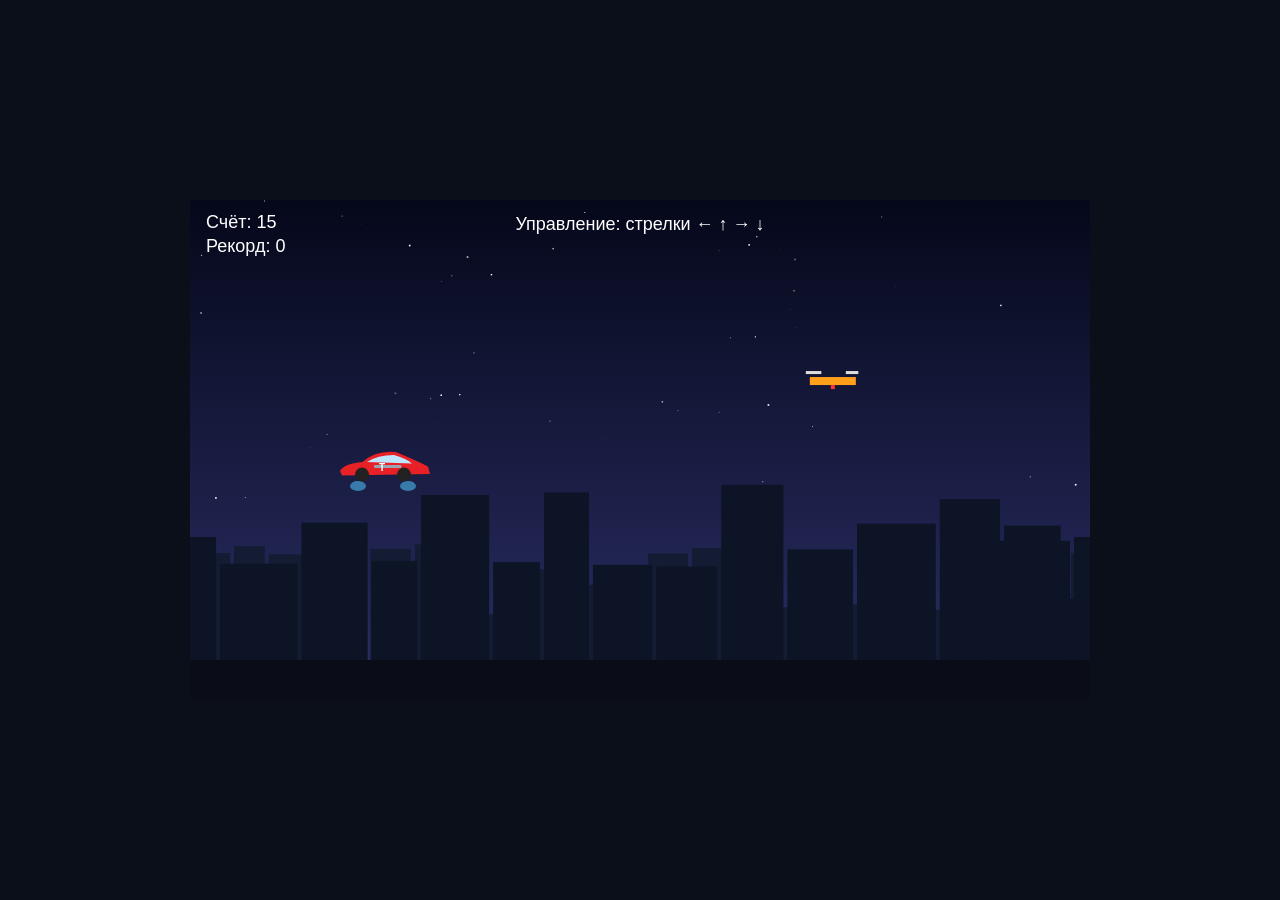
<file: examples/flying-tesla/index.html>
<!doctype html>
<html lang="ru">
<head>
<meta charset="utf-8">
<meta name="viewport" content="width=device-width,initial-scale=1">
<title>Летающая Tesla</title>
<style>
  html, body { margin: 0; height: 100%; background: #0b0f1a; color: #fff; font-family: sans-serif; }
  body { display: flex; align-items: center; justify-content: center; }
  canvas { max-width: 100%; max-height: 100%; background: #0b0f1a; }
</style>
</head>
<body>
<canvas id="game" width="900" height="500"></canvas>
<script>
const cv = document.getElementById('game');
const ctx = cv.getContext('2d');
const W = cv.width, H = cv.height;

const keys = {};
addEventListener('keydown', e => {
  keys[e.key] = true;
  if (e.key.startsWith('Arrow') || e.key === ' ') e.preventDefault();
  if (over && (e.key === ' ' || e.key === 'Enter')) reset();
});
addEventListener('keyup', e => { keys[e.key] = false; });

let car, obstacles, score, speed, spawnT, over, best = 0, t = 0;

function reset() {
  car = { x: 150, y: H / 2, w: 90, h: 30, vx: 0, vy: 0 };
  obstacles = [];
  score = 0; speed = 4; spawnT = 0; over = false;
}
reset();

// звёзды и город для фона
const stars = Array.from({ length: 60 }, () => ({ x: Math.random() * W, y: Math.random() * H * 0.6, r: Math.random() * 1.5 + 0.3 }));
const skyline = layer(0.6, 40, 120, 30, 60, '#141c33');
const skyline2 = layer(1.2, 60, 180, 40, 80, '#0d1426');
function layer(k, minH, maxH, minW, maxW, color) {
  const b = []; let x = 0;
  while (x < W * 2) { const w = minW + Math.random() * (maxW - minW); b.push({ x, w, h: minH + Math.random() * (maxH - minH) }); x += w + 4; }
  return { b, k, color, off: 0 };
}

function spawn() {
  const r = Math.random();
  if (r < 0.4) {            // башня снизу
    const h = 80 + Math.random() * 170;
    obstacles.push({ type: 'tower', x: W + 20, y: H - 40 - h, w: 50, h });
  } else if (r < 0.7) {     // башня сверху (подвешенная)
    const h = 60 + Math.random() * 130;
    obstacles.push({ type: 'hang', x: W + 20, y: 0, w: 50, h });
  } else {                  // дрон
    obstacles.push({ type: 'drone', x: W + 20, y: 40 + Math.random() * (H - 140), w: 46, h: 20, ph: Math.random() * 6 });
  }
}

function update() {
  t++;
  if (over) return;
  const a = 0.6, fr = 0.88;
  if (keys.ArrowLeft) car.vx -= a;
  if (keys.ArrowRight) car.vx += a;
  if (keys.ArrowUp) car.vy -= a;
  if (keys.ArrowDown) car.vy += a;
  car.vx *= fr; car.vy *= fr;
  car.x = Math.max(0, Math.min(W - car.w, car.x + car.vx));
  car.y = Math.max(0, Math.min(H - 40 - car.h, car.y + car.vy));

  speed += 0.0015;
  score += speed * 0.05;
  spawnT -= speed;
  if (spawnT <= 0) { spawn(); spawnT = 260 + Math.random() * 160; }

  for (const o of obstacles) {
    o.x -= speed;
    if (o.type === 'drone') o.y += Math.sin(t / 15 + o.ph) * 1.5;
  }
  obstacles = obstacles.filter(o => o.x + o.w > -10);

  const hit = { x: car.x + 6, y: car.y + 4, w: car.w - 12, h: car.h - 6 };
  for (const o of obstacles) {
    if (hit.x < o.x + o.w && hit.x + hit.w > o.x && hit.y < o.y + o.h && hit.y + hit.h > o.y) {
      over = true; best = Math.max(best, Math.floor(score));
    }
  }
  skyline.off = (skyline.off + speed * skyline.k * 0.4) % W;
  skyline2.off = (skyline2.off + speed * skyline2.k * 0.4) % W;
}

function drawLayer(l) {
  ctx.fillStyle = l.color;
  for (const b of l.b) {
    const x = b.x - l.off;
    ctx.fillRect(x, H - 40 - b.h, b.w, b.h);
    if (x + W * 2 < W + 100) ctx.fillRect(x + W * 2, H - 40 - b.h, b.w, b.h);
  }
  // второй проход для бесшовности
  for (const b of l.b) ctx.fillRect(b.x - l.off + W, H - 40 - b.h, b.w, b.h);
}

function drawCar() {
  const { x, y, w, h } = car;
  // свечение двигателей
  const glow = 6 + Math.sin(t / 3) * 2;
  ctx.fillStyle = 'rgba(80,200,255,.55)';
  for (const px of [x + 18, x + w - 22]) {
    ctx.beginPath(); ctx.ellipse(px, y + h + 6, 8, glow, 0, 0, 7); ctx.fill();
  }
  // корпус
  ctx.fillStyle = '#e82127';
  ctx.beginPath();
  ctx.moveTo(x, y + h * 0.7);
  ctx.quadraticCurveTo(x + 4, y + h * 0.45, x + w * 0.25, y + h * 0.4);
  ctx.quadraticCurveTo(x + w * 0.4, y, x + w * 0.62, y + 2);
  ctx.quadraticCurveTo(x + w * 0.85, y + h * 0.35, x + w - 2, y + h * 0.55);
  ctx.lineTo(x + w, y + h * 0.8);
  ctx.lineTo(x + 2, y + h * 0.85);
  ctx.closePath(); ctx.fill();
  // окна
  ctx.fillStyle = '#bfe6ff';
  ctx.beginPath();
  ctx.moveTo(x + w * 0.3, y + h * 0.4);
  ctx.quadraticCurveTo(x + w * 0.42, y + 5, x + w * 0.6, y + 5);
  ctx.quadraticCurveTo(x + w * 0.75, y + h * 0.3, x + w * 0.8, y + h * 0.45);
  ctx.closePath(); ctx.fill();
  // колёса (вертикальные «турбины»)
  ctx.fillStyle = '#222';
  for (const px of [x + 22, x + w - 26]) { ctx.beginPath(); ctx.arc(px, y + h * 0.82, 7, 0, 7); ctx.fill(); }
  // крылья
  ctx.fillStyle = '#9aa4b5';
  ctx.fillRect(x + w * 0.38, y + h * 0.5, w * 0.3, 3);
  // логотип T
  ctx.fillStyle = '#fff'; ctx.font = 'bold 10px sans-serif'; ctx.fillText('T', x + w * 0.5 - 3, y + h * 0.7);
}

function drawObstacle(o) {
  if (o.type === 'drone') {
    ctx.fillStyle = '#ff9f1c';
    ctx.fillRect(o.x, o.y + 6, o.w, 8);
    ctx.fillStyle = '#ddd';
    const s = Math.sin(t * 1.2) * 10;
    ctx.fillRect(o.x - 4, o.y, 14 + s * 0.2, 3);
    ctx.fillRect(o.x + o.w - 10, o.y, 14 - s * 0.2, 3);
    ctx.fillStyle = '#f33'; ctx.fillRect(o.x + o.w / 2 - 2, o.y + 14, 4, 4);
  } else {
    ctx.fillStyle = '#2a3558';
    ctx.fillRect(o.x, o.y, o.w, o.h);
    ctx.fillStyle = '#ffd86b';
    for (let yy = o.y + 8; yy < o.y + o.h - 8; yy += 18)
      for (let xx = o.x + 8; xx < o.x + o.w - 8; xx += 14) ctx.fillRect(xx, yy, 6, 8);
  }
}

function draw() {
  const g = ctx.createLinearGradient(0, 0, 0, H);
  g.addColorStop(0, '#05081a'); g.addColorStop(1, '#2b2f66');
  ctx.fillStyle = g; ctx.fillRect(0, 0, W, H);
  ctx.fillStyle = '#fff';
  for (const s of stars) { ctx.globalAlpha = 0.5 + 0.5 * Math.sin(t / 30 + s.x); ctx.fillRect(s.x, s.y, s.r, s.r); }
  ctx.globalAlpha = 1;
  drawLayer(skyline); drawLayer(skyline2);
  ctx.fillStyle = '#0a0d18'; ctx.fillRect(0, H - 40, W, 40);

  obstacles.forEach(drawObstacle);
  drawCar();

  ctx.fillStyle = '#fff'; ctx.font = '18px sans-serif'; ctx.textAlign = 'left';
  ctx.fillText('Счёт: ' + Math.floor(score), 16, 28);
  ctx.fillText('Рекорд: ' + best, 16, 52);
  if (t < 240) { ctx.textAlign = 'center'; ctx.fillText('Управление: стрелки ← ↑ → ↓', W / 2, 30); }

  if (over) {
    ctx.fillStyle = 'rgba(0,0,0,.6)'; ctx.fillRect(0, 0, W, H);
    ctx.fillStyle = '#fff'; ctx.textAlign = 'center';
    ctx.font = 'bold 44px sans-serif'; ctx.fillText('Столкновение!', W / 2, H / 2 - 10);
    ctx.font = '20px sans-serif'; ctx.fillText('Счёт: ' + Math.floor(score) + '  ·  Пробел / Enter — играть снова', W / 2, H / 2 + 30);
  }
}

(function loop() { update(); draw(); requestAnimationFrame(loop); })();
</script>
</body>
</html>
</file>
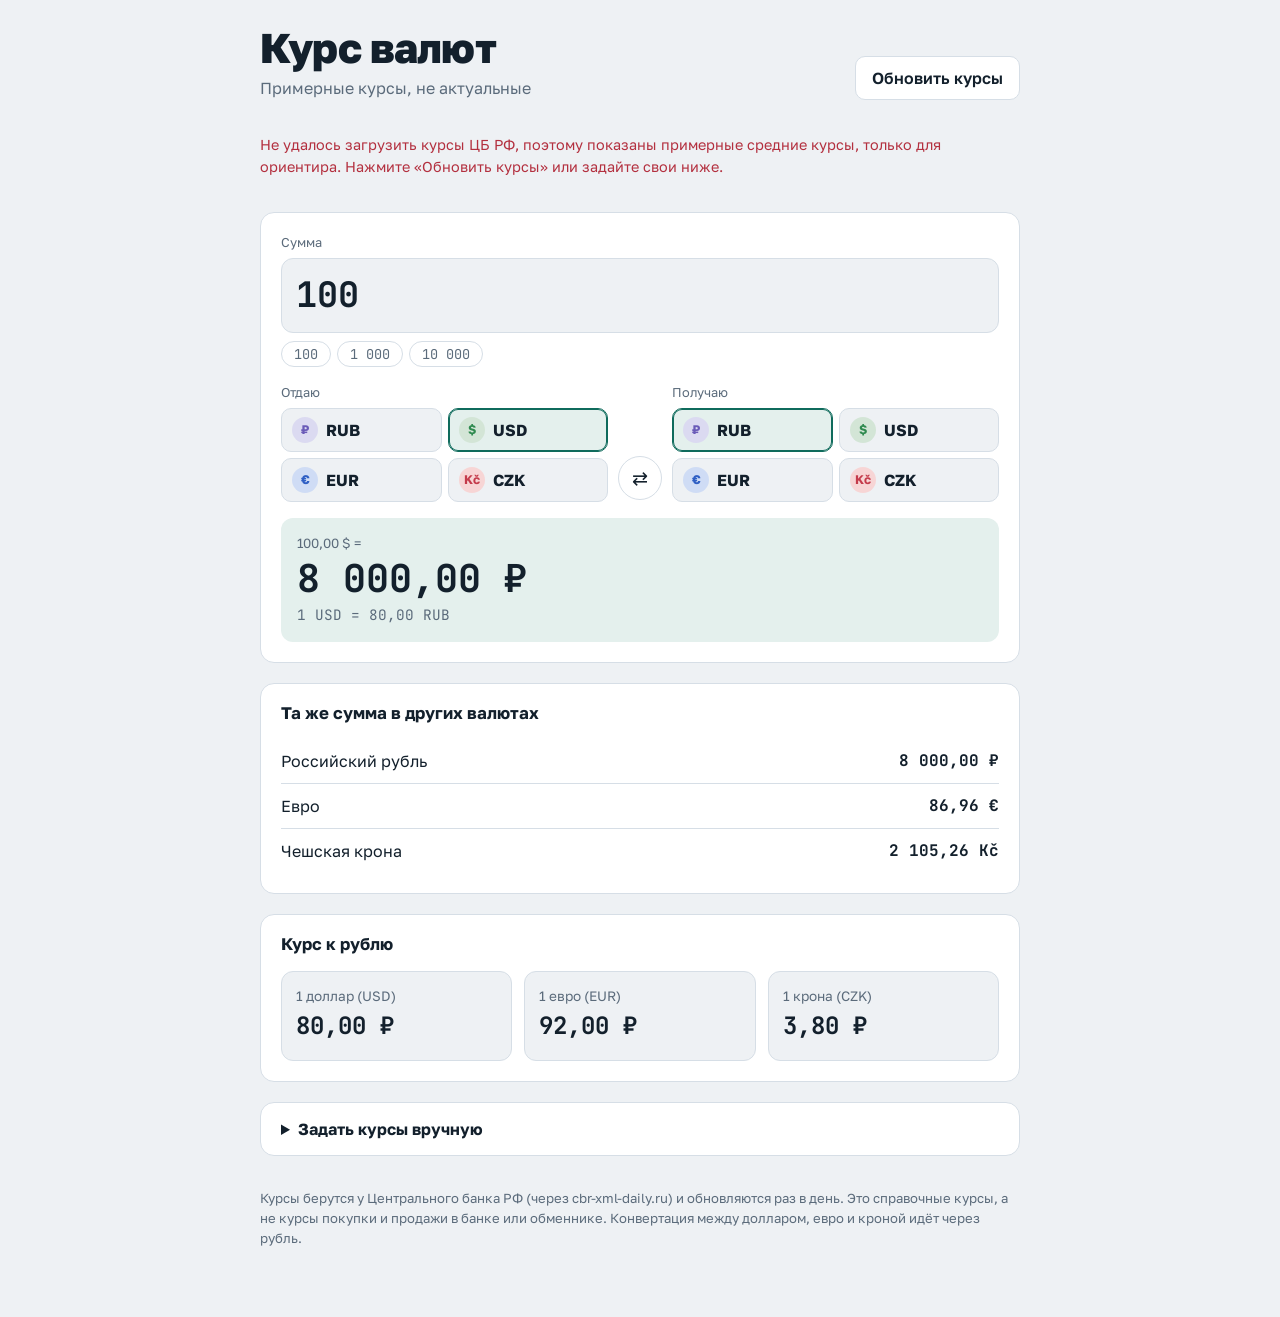
<file: examples/kurs-valyut/index.html>
<!doctype html>
<html lang="ru">
<head>
<meta charset="utf-8">
<meta name="viewport" content="width=device-width,initial-scale=1,viewport-fit=cover">
<title>Курс валют</title>
<link rel="preconnect" href="https://fonts.googleapis.com">
<link rel="preconnect" href="https://fonts.gstatic.com" crossorigin>
<link rel="stylesheet" href="https://fonts.googleapis.com/css2?family=Golos+Text:wght@400..800&family=JetBrains+Mono:wght@400;700&display=swap">
<style>
/* Layout: one 760px column. Converter card on top, other currencies, rates to the ruble, manual rates. */
:root{
  --bg:#eef1f4; --surface:#ffffff; --fg:#13202c; --muted:#5b6b7b; --line:#d6dee6;
  --accent:#0f6b5c; --accent-fg:#ffffff; --soft:#e4f0ed; --bad:#b3303f;
  --usd:#2f8a4f; --eur:#2f5fc4; --czk:#c43b4b; --rub:#6a5bb8;
  --font-ui:'Golos Text',system-ui,-apple-system,'Segoe UI',sans-serif;
  --font-num:'JetBrains Mono',ui-monospace,Menlo,Consolas,monospace;
}
@media (prefers-color-scheme:dark){:root{
  --bg:#0f161d; --surface:#17212b; --fg:#e7edf3; --muted:#92a2b2; --line:#2a3745;
  --accent:#4cc4ad; --accent-fg:#0b1612; --soft:#173a34; --bad:#ff8a98;
  --usd:#5fcf84; --eur:#7ea3ff; --czk:#ff7f8f; --rub:#a99cf0; color-scheme:dark}}
*{box-sizing:border-box}
[hidden]{display:none!important}
body{margin:0;background:var(--bg);color:var(--fg);font-family:var(--font-ui);font-size:16px;line-height:1.5;
  padding-block:24px 56px;padding-left:max(16px,env(safe-area-inset-left,0px));padding-right:max(16px,env(safe-area-inset-right,0px))}
main{max-width:760px;margin:0 auto;display:flex;flex-direction:column;gap:20px}
h1,h2{margin:0;line-height:1.15;text-wrap:balance}
h1{font-size:clamp(1.8rem,6vw,2.6rem);letter-spacing:-.02em;font-weight:800}
h2{font-size:1.05rem;font-weight:700}
button,input{font:inherit;color:inherit}
:focus-visible{outline:3px solid var(--accent);outline-offset:2px}
.top{display:flex;justify-content:space-between;align-items:flex-end;gap:12px;flex-wrap:wrap}
.top p{margin:4px 0 0;color:var(--muted)}
.btn{background:var(--surface);border:1px solid var(--line);border-radius:10px;padding:9px 16px;cursor:pointer;font-weight:600}
.btn:hover{border-color:var(--accent)}
.btn.primary{background:var(--accent);border-color:var(--accent);color:var(--accent-fg)}
.card{background:var(--surface);border:1px solid var(--line);border-radius:14px;padding:20px;display:flex;flex-direction:column;gap:16px;min-width:0}
.field label{display:block;font-size:.8rem;color:var(--muted);margin-bottom:6px}
.amt{width:100%;font-family:var(--font-num);font-size:clamp(1.6rem,6vw,2.2rem);font-weight:700;background:var(--bg);border:1px solid var(--line);border-radius:12px;padding:10px 14px;min-width:0}
.presets{display:flex;gap:6px;flex-wrap:wrap;margin-top:8px}
.presets button{background:none;border:1px solid var(--line);border-radius:999px;padding:2px 12px;color:var(--muted);cursor:pointer;font-family:var(--font-num);font-size:.85rem}
.presets button:hover{border-color:var(--accent);color:var(--fg)}
.pair{display:grid;grid-template-columns:1fr auto 1fr;gap:10px;align-items:end}
.pair .lbl{font-size:.8rem;color:var(--muted);margin-bottom:6px}
.chips{display:grid;grid-template-columns:repeat(2,minmax(0,1fr));gap:6px}
.chip{display:flex;align-items:center;gap:8px;background:var(--bg);border:1px solid var(--line);border-radius:10px;padding:8px 10px;cursor:pointer;font-weight:700;min-width:0}
.chip i{font-style:normal;display:grid;place-items:center;width:26px;height:26px;border-radius:50%;background:color-mix(in oklab,var(--c) 22%,var(--surface));color:var(--c);font-size:.78rem;flex:none}
.chip[aria-pressed="true"]{border-color:var(--accent);background:var(--soft);box-shadow:inset 0 0 0 1px var(--accent)}
.swap{width:44px;height:44px;border-radius:50%;border:1px solid var(--line);background:var(--surface);cursor:pointer;font-size:1.2rem;margin-bottom:2px}
.swap:hover{border-color:var(--accent);color:var(--accent)}
.result{background:var(--soft);border-radius:12px;padding:16px;display:flex;flex-direction:column;gap:2px}
.result small{color:var(--muted)}
.result b{font-family:var(--font-num);font-size:clamp(1.6rem,6.5vw,2.4rem);line-height:1.2;overflow-wrap:anywhere}
.result .rate{font-family:var(--font-num);font-size:.9rem;color:var(--muted)}
.list{display:flex;flex-direction:column}
.list div{display:flex;justify-content:space-between;gap:12px;padding:10px 0;border-top:1px solid var(--line);font-variant-numeric:tabular-nums}
.list div:first-child{border-top:0}
.list span:last-child{font-family:var(--font-num);font-weight:700;text-align:right;overflow-wrap:anywhere}
.cards{display:grid;grid-template-columns:repeat(auto-fit,minmax(200px,1fr));gap:12px}
.rc{border:1px solid var(--line);border-radius:12px;padding:14px;display:flex;flex-direction:column;gap:2px;background:var(--bg);min-width:0}
.rc .n{color:var(--muted);font-size:.85rem}
.rc b{font-family:var(--font-num);font-size:1.5rem}
.rc .d{font-family:var(--font-num);font-size:.85rem;color:var(--muted)}
details{background:var(--surface);border:1px solid var(--line);border-radius:14px;padding:14px 20px}
summary{cursor:pointer;font-weight:700}
.man{display:grid;grid-template-columns:repeat(auto-fit,minmax(150px,1fr));gap:12px;margin:14px 0}
.man label{display:flex;flex-direction:column;gap:4px;font-size:.8rem;color:var(--muted)}
.man input{font-family:var(--font-num);font-size:1.05rem;background:var(--bg);border:1px solid var(--line);border-radius:8px;padding:8px 10px;min-width:0}
.status{font-size:.9rem;color:var(--muted);min-height:1.4em}
.status.err{color:var(--bad)}
.note{font-size:.82rem;color:var(--muted)}
@media (max-width:520px){.pair{grid-template-columns:1fr;gap:8px}.swap{justify-self:center;transform:rotate(90deg)}.card{padding:16px}}
</style>
</head>
<body>
<main>
  <header class="top">
    <div>
      <h1>Курс валют</h1>
      <p id="asof">Курсы ещё не загружены</p>
    </div>
    <button class="btn" id="refresh" type="button">Обновить курсы</button>
  </header>

  <p class="status" id="status" role="status"></p>

  <section class="card" aria-label="Конвертер">
    <div class="field">
      <label for="amt">Сумма</label>
      <input class="amt" id="amt" inputmode="decimal" autocomplete="off" value="100">
      <div class="presets" id="presets"></div>
    </div>
    <div class="pair">
      <div><div class="lbl">Отдаю</div><div class="chips" id="fromChips"></div></div>
      <button class="swap" id="swap" type="button" aria-label="Поменять валюты местами">⇄</button>
      <div><div class="lbl">Получаю</div><div class="chips" id="toChips"></div></div>
    </div>
    <div class="result" aria-live="polite">
      <small id="resFrom">—</small>
      <b id="res">—</b>
      <span class="rate" id="rate"></span>
    </div>
  </section>

  <section class="card" aria-label="В других валютах">
    <h2>Та же сумма в других валютах</h2>
    <div class="list" id="others"></div>
  </section>

  <section class="card" aria-label="Курсы к рублю">
    <h2>Курс к рублю</h2>
    <div class="cards" id="cards"></div>
  </section>

  <details id="manual">
    <summary>Задать курсы вручную</summary>
    <p class="note" style="margin:10px 0 0">Если курс не загрузился или нужен ваш курс, например в обменнике. Укажите, сколько рублей стоит одна единица валюты.</p>
    <form id="manForm">
      <div class="man">
        <label>1 доллар США, ₽<input id="mUSD" inputmode="decimal" autocomplete="off"></label>
        <label>1 евро, ₽<input id="mEUR" inputmode="decimal" autocomplete="off"></label>
        <label>1 чешская крона, ₽<input id="mCZK" inputmode="decimal" autocomplete="off"></label>
      </div>
      <button class="btn primary" type="submit">Применить мои курсы</button>
    </form>
  </details>

  <p class="note">Курсы берутся у Центрального банка РФ (через cbr-xml-daily.ru) и обновляются раз в день. Это справочные курсы, а не курсы покупки и продажи в банке или обменнике. Конвертация между долларом, евро и кроной идёт через рубль.</p>
</main>

<script>
(()=>{
const CUR={
  RUB:{sym:'₽',name:'Российский рубль',one:'рубль'},
  USD:{sym:'$',name:'Доллар США',one:'доллар'},
  EUR:{sym:'€',name:'Евро',one:'евро'},
  CZK:{sym:'Kč',name:'Чешская крона',one:'крона'}
};
const COL={RUB:'--rub',USD:'--usd',EUR:'--eur',CZK:'--czk'};
const ORDER=['RUB','USD','EUR','CZK'];
const LS='kurs-valyut.v1';
const API='https://www.cbr-xml-daily.ru/daily_json.js';
// Примерные средние курсы (рублей за 1 единицу). Ориентир на случай, когда живой курс не загрузился.
const APPROX={RUB:1,USD:80,EUR:92,CZK:3.8};
const $=s=>document.querySelector(s);
const st={from:'USD',to:'RUB',amount:'100',rates:null,prev:null,date:null,source:null,cache:null,manual:null};
try{const r=JSON.parse(localStorage.getItem(LS)||'null');if(r)Object.assign(st,{from:r.from||st.from,to:r.to||st.to,amount:r.amount||st.amount,cache:r.cache||null,manual:r.manual||null})}catch(e){}
const save=()=>{try{localStorage.setItem(LS,JSON.stringify({from:st.from,to:st.to,amount:st.amount,cache:st.cache,manual:st.manual}))}catch(e){}};

const nf=(v,d)=>new Intl.NumberFormat('ru-RU',{minimumFractionDigits:d,maximumFractionDigits:d}).format(v);
const money=(v,c)=>{const d=Math.abs(v)>0&&Math.abs(v)<1?4:2;return nf(v,d)+' '+CUR[c].sym};
function parseNum(s){
  const t=String(s).replace(/[\s ]/g,'').replace(',','.');
  if(!/^\d*\.?\d*$/.test(t)||t===''||t==='.')return NaN;
  return parseFloat(t);
}
const valid=r=>r&&['USD','EUR','CZK'].every(c=>isFinite(r[c])&&r[c]>0);
const conv=(a,f,t)=>a*st.rates[f]/st.rates[t];
function fmtDate(s){const d=new Date(s);return isNaN(d)?'':new Intl.DateTimeFormat('ru-RU',{day:'numeric',month:'long',year:'numeric'}).format(d)}

function setStatus(t,err){const e=$('#status');e.textContent=t||'';e.classList.toggle('err',!!err)}
function apply(rates,prev,date,source){st.rates=rates;st.prev=prev;st.date=date;st.source=source;render()}

async function load(){
  setStatus('Загружаю курсы ЦБ РФ…');
  const btn=$('#refresh');btn.disabled=true;
  try{
    const ctl=new AbortController(),t=setTimeout(()=>ctl.abort(),8000);
    const r=await fetch(API,{signal:ctl.signal,cache:'no-store'});clearTimeout(t);
    if(!r.ok)throw new Error('HTTP '+r.status);
    const j=await r.json(),rates={RUB:1},prev={RUB:1};
    for(const c of ['USD','EUR','CZK']){const v=j.Valute[c];rates[c]=v.Value/v.Nominal;prev[c]=(v.Previous||v.Value)/v.Nominal}
    if(!valid(rates))throw new Error('bad data');
    st.cache={rates,prev,date:j.Date};save();
    apply(rates,prev,j.Date,'cbr');setStatus('');
  }catch(e){
    if(st.cache&&valid(st.cache.rates)){
      apply(st.cache.rates,st.cache.prev,st.cache.date,'cache');
      setStatus('Не удалось обновить курсы, показаны последние сохранённые. Проверьте подключение к интернету.',true);
    }else if(st.manual&&valid(st.manual)){
      apply({RUB:1,...st.manual},null,null,'manual');
      setStatus('Не удалось загрузить курсы ЦБ РФ, используются ваши курсы.',true);
    }else{
      apply({...APPROX},null,null,'approx');
      setStatus('Не удалось загрузить курсы ЦБ РФ, поэтому показаны примерные средние курсы, только для ориентира. Нажмите «Обновить курсы» или задайте свои ниже.',true);
    }
  }
  btn.disabled=false;
}

function chips(box,key){
  box.innerHTML='';
  ORDER.forEach(c=>{
    const b=document.createElement('button');b.type='button';b.className='chip';b.style.setProperty('--c','var('+COL[c]+')');
    b.setAttribute('aria-pressed',st[key]===c);b.dataset.c=c;
    b.innerHTML=`<i>${CUR[c].sym}</i><span>${c}</span>`;b.title=CUR[c].name;
    box.appendChild(b);
  });
}
function render(){
  chips($('#fromChips'),'from');chips($('#toChips'),'to');
  const a=parseNum($('#amt').value);
  const res=$('#res'),rf=$('#resFrom'),rate=$('#rate'),oth=$('#others'),cards=$('#cards');
  oth.innerHTML='';cards.innerHTML='';
  const asof=$('#asof');
  if(!st.rates){
    asof.textContent='Курсы ещё не загружены';res.textContent='—';rf.textContent='Нужны курсы валют';rate.textContent='';
    oth.innerHTML='<div><span>Нет курсов</span><span>—</span></div>';return;
  }
  const lab={cbr:'Курс ЦБ РФ на ',cache:'Сохранённый курс ЦБ РФ на ',manual:'Ваши курсы',approx:'Примерные курсы, не актуальные'}[st.source];
  asof.textContent=(st.source==='manual'||st.source==='approx')?lab:lab+fmtDate(st.date);
  if(isFinite(a)){
    rf.textContent=money(a,st.from)+' =';
    res.textContent=money(conv(a,st.from,st.to),st.to);
  }else{rf.textContent='Введите сумму цифрами';res.textContent='—'}
  const r1=conv(1,st.from,st.to);
  rate.textContent=`1 ${st.from} = ${nf(r1,r1<1?4:2)} ${st.to}`;
  ORDER.filter(c=>c!==st.from).forEach(c=>{
    const d=document.createElement('div');
    d.innerHTML=`<span>${CUR[c].name}</span><span>${isFinite(a)?money(conv(a,st.from,c),c):'—'}</span>`;oth.appendChild(d);
  });
  ['USD','EUR','CZK'].forEach(c=>{
    const el=document.createElement('div');el.className='rc';
    let d='';
    if(st.prev&&st.prev[c]){const diff=st.rates[c]-st.prev[c],pc=diff/st.prev[c]*100;
      d=diff===0?'без изменений':`${diff>0?'▲':'▼'} ${diff>0?'+':'−'}${nf(Math.abs(diff),2)} ₽ (${diff>0?'+':'−'}${nf(Math.abs(pc),2)}%)`}
    el.innerHTML=`<span class="n">1 ${CUR[c].one} (${c})</span><b>${nf(st.rates[c],2)} ₽</b><span class="d">${d}</span>`;
    cards.appendChild(el);
  });
  ['USD','EUR','CZK'].forEach(c=>{const i=$('#m'+c);if(document.activeElement!==i)i.value=nf(st.rates[c],4).replace(/ /g,'')});
}

function pick(side,c){
  const other=side==='from'?'to':'from';
  if(st[other]===c)st[other]=st[side];
  st[side]=c;save();render();
}
$('#fromChips').addEventListener('click',e=>{const b=e.target.closest('.chip');if(b)pick('from',b.dataset.c)});
$('#toChips').addEventListener('click',e=>{const b=e.target.closest('.chip');if(b)pick('to',b.dataset.c)});
$('#swap').addEventListener('click',()=>{[st.from,st.to]=[st.to,st.from];save();render()});
$('#amt').addEventListener('input',e=>{st.amount=e.target.value;save();render()});
$('#presets').innerHTML=[100,1000,10000].map(v=>`<button type="button" data-v="${v}">${nf(v,0)}</button>`).join('');
$('#presets').addEventListener('click',e=>{const b=e.target.closest('button');if(!b)return;$('#amt').value=b.dataset.v;st.amount=b.dataset.v;save();render()});
$('#refresh').addEventListener('click',load);
$('#manForm').addEventListener('submit',e=>{
  e.preventDefault();
  const m={USD:parseNum($('#mUSD').value),EUR:parseNum($('#mEUR').value),CZK:parseNum($('#mCZK').value)};
  if(!valid(m)){setStatus('Укажите все три курса положительными числами, например 82,5.',true);return}
  st.manual=m;save();apply({RUB:1,...m},null,null,'manual');setStatus('');
});
$('#amt').value=st.amount;
render();load();
})();
</script>
</body>
</html>
</file>
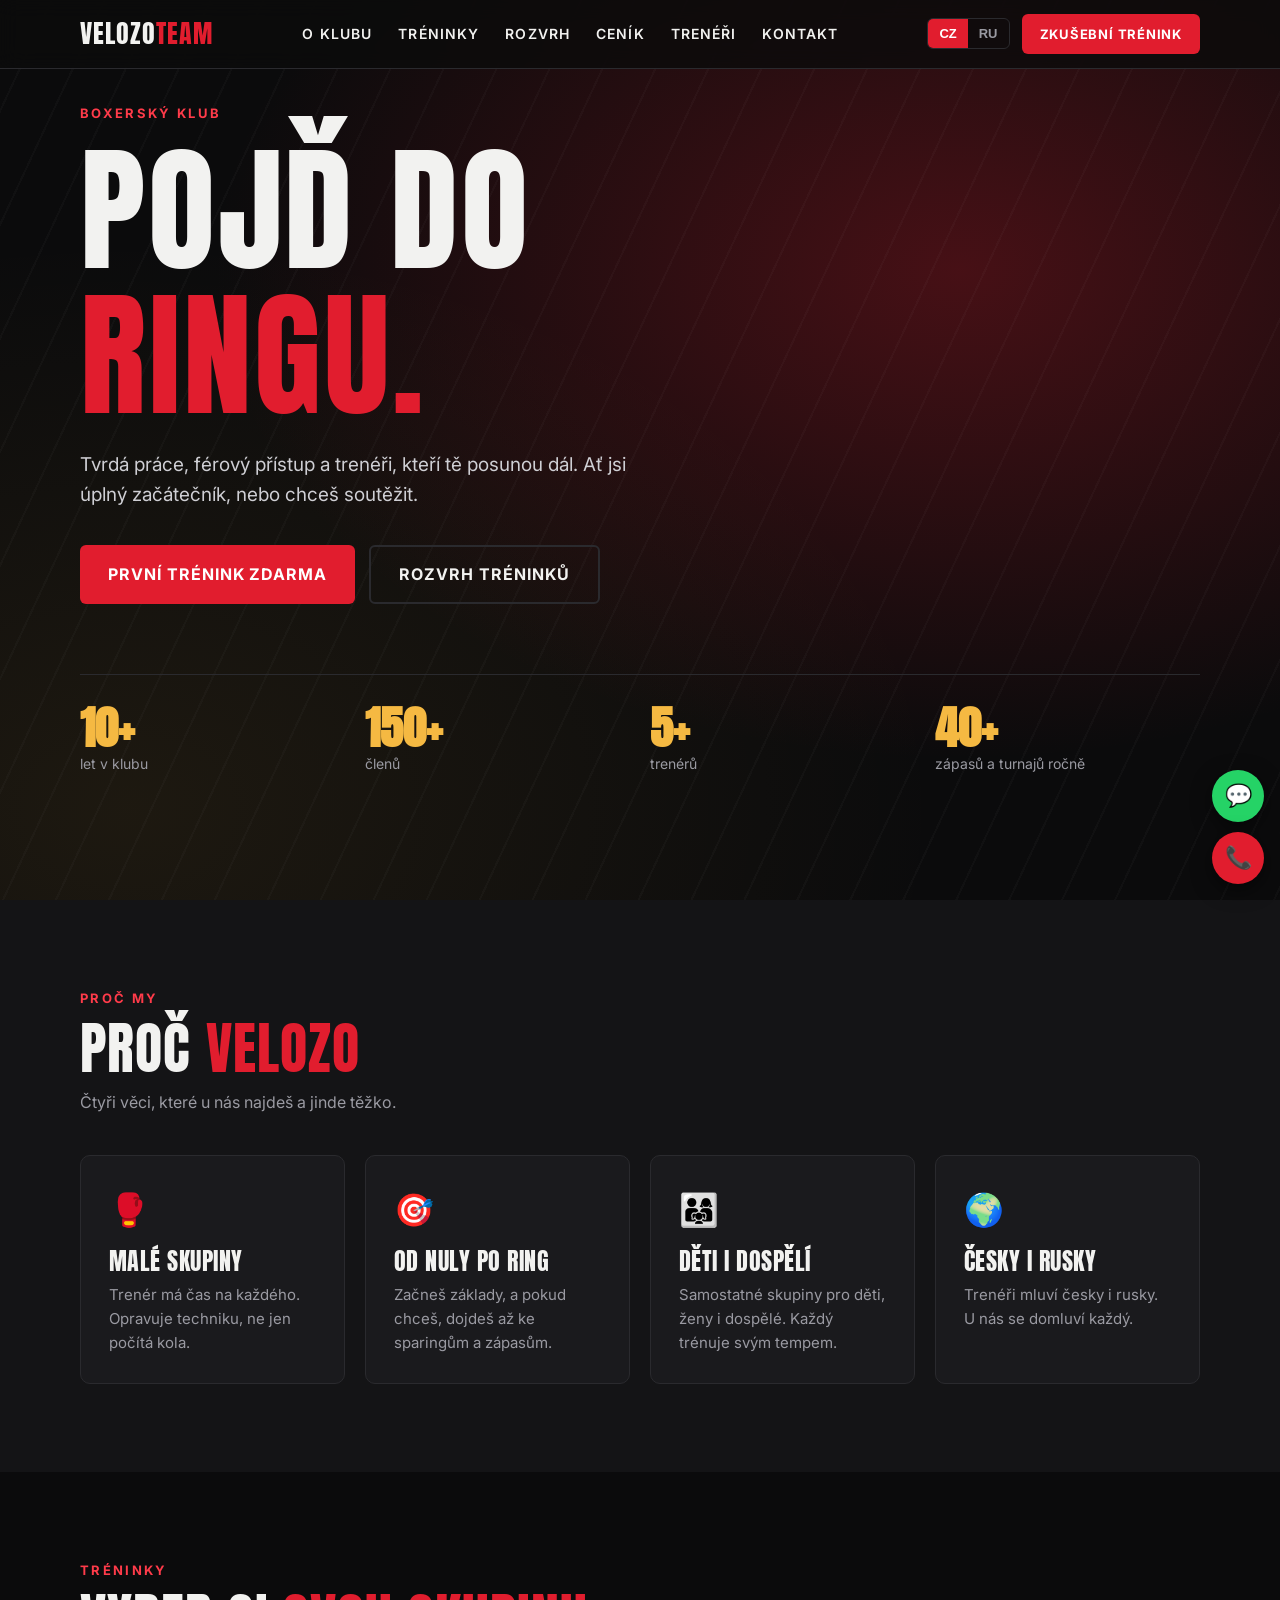
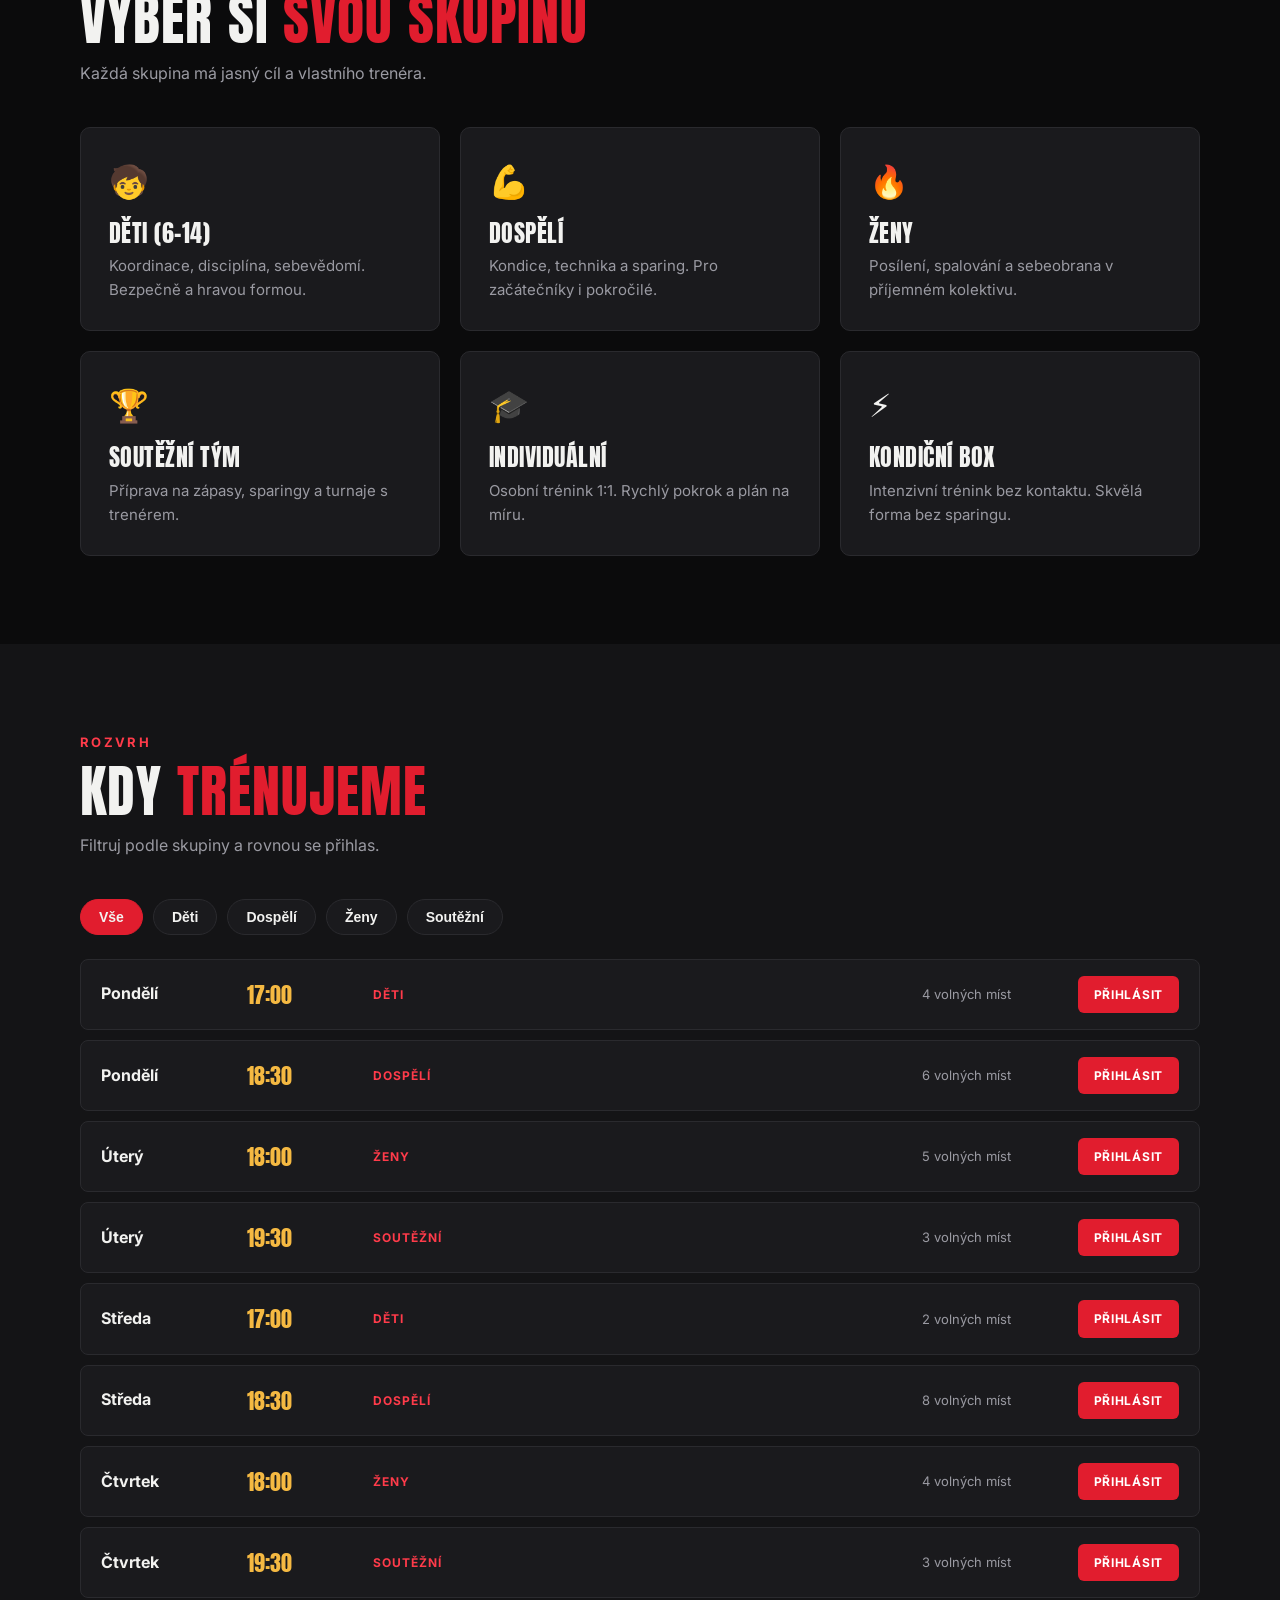
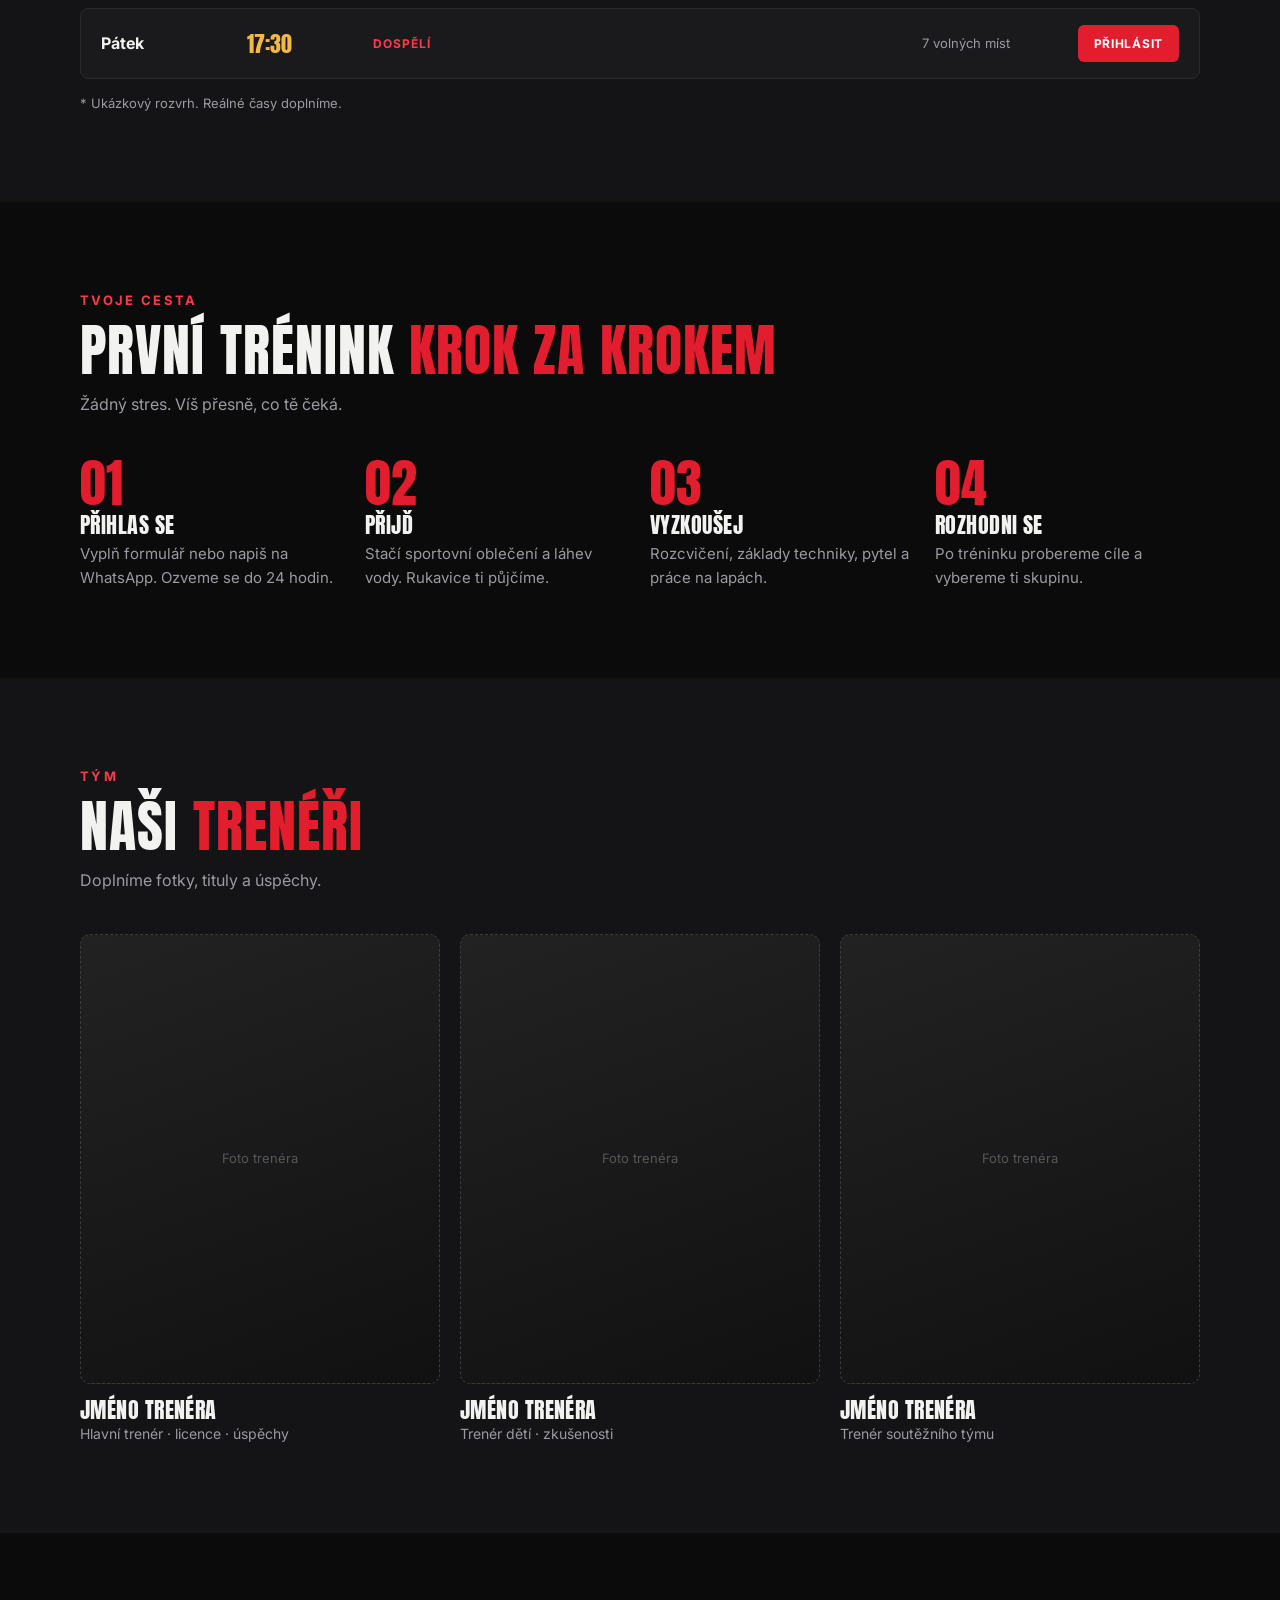
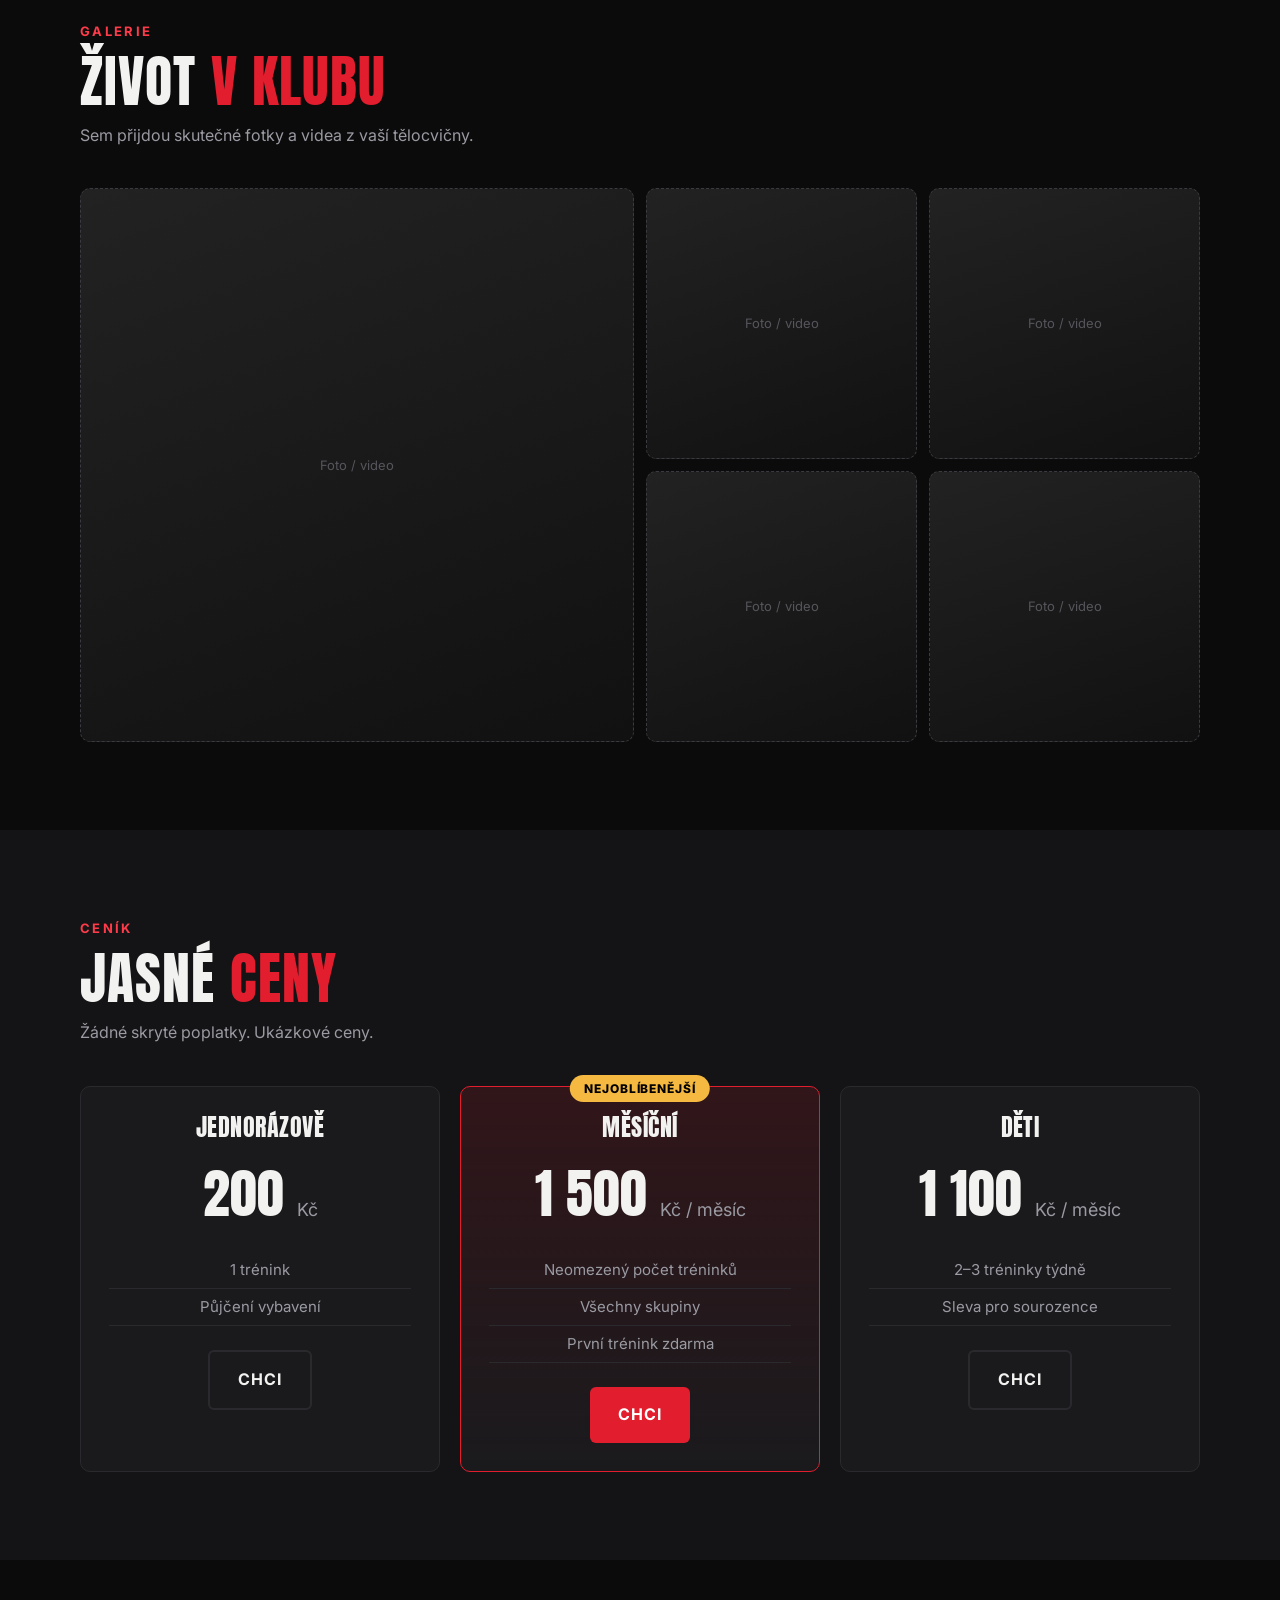
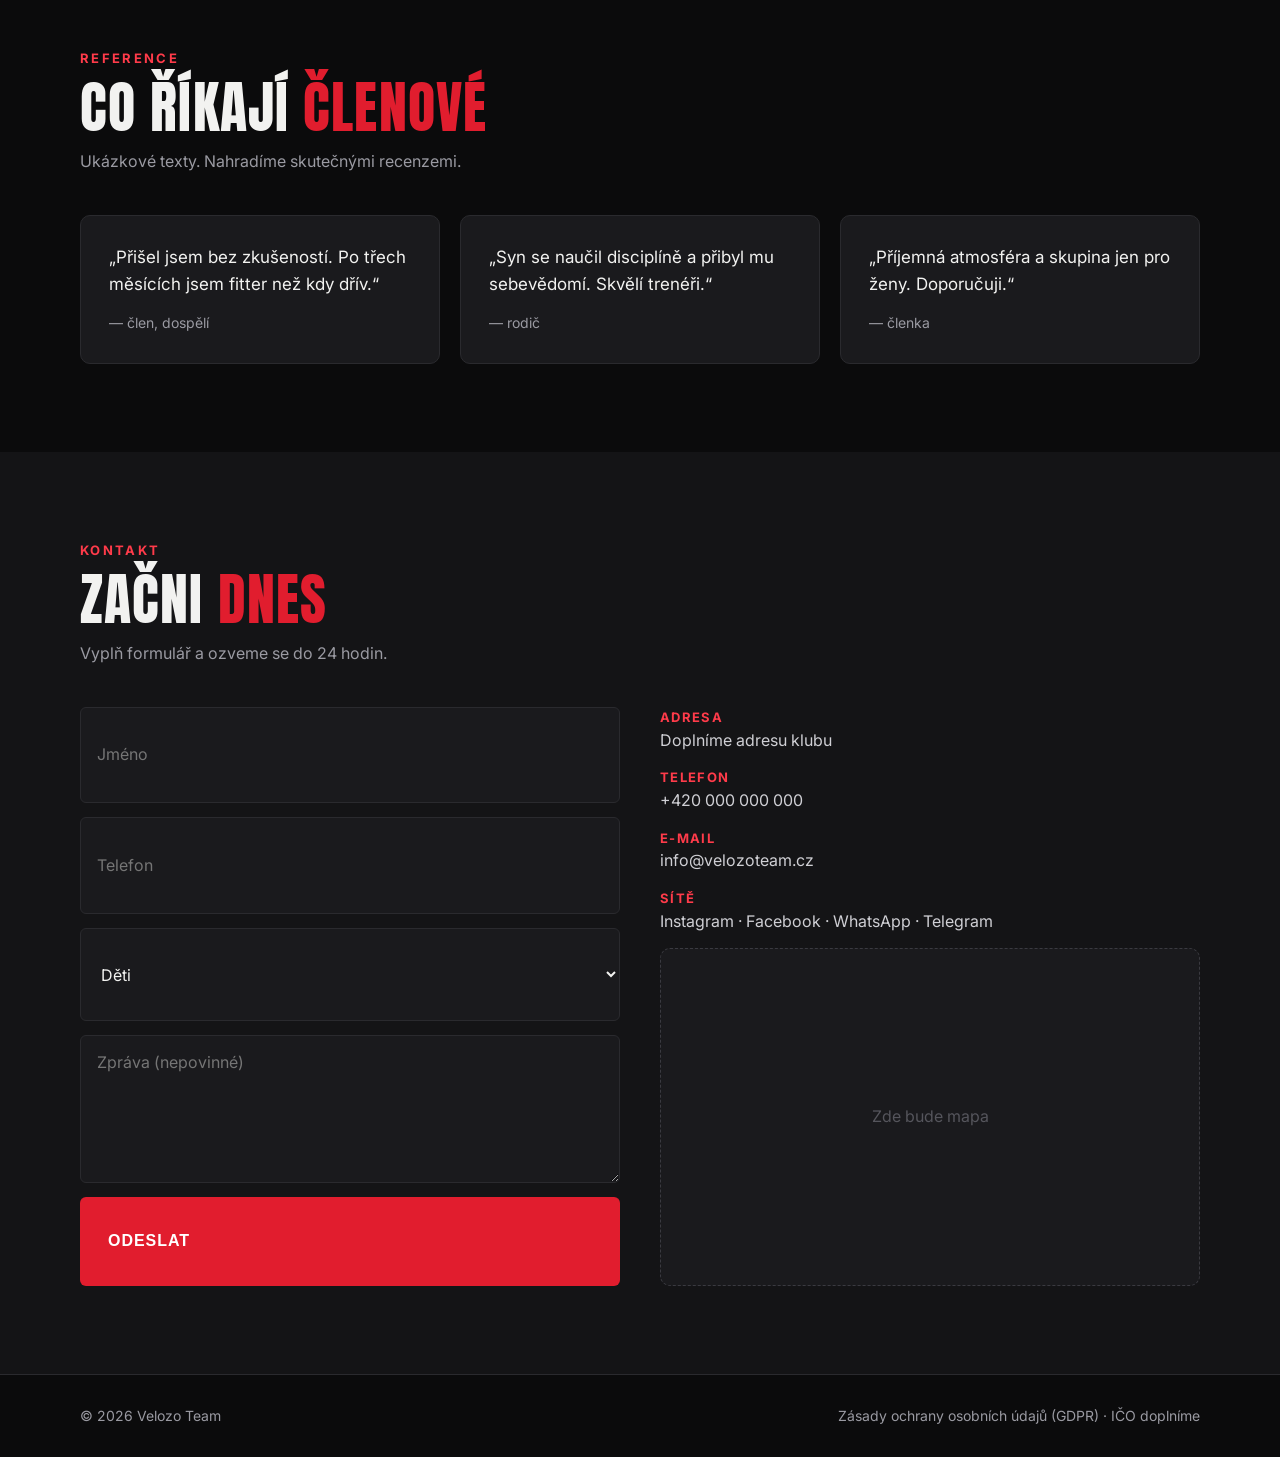
<file: examples/velozo-site/index.html>
<!doctype html>
<html lang="cs">
<head>
<meta charset="utf-8">
<meta name="viewport" content="width=device-width, initial-scale=1">
<title>Velozo Team – boxerský klub</title>
<meta name="description" content="Velozo Team – boxerský klub. První trénink zdarma. Děti, dospělí, ženy. / Боксёрский клуб. Первая тренировка бесплатно.">
<link rel="preconnect" href="https://fonts.googleapis.com">
<link rel="preconnect" href="https://fonts.gstatic.com" crossorigin>
<link href="https://fonts.googleapis.com/css2?family=Anton&family=Inter:wght@400;500;600;700&display=swap" rel="stylesheet">
<style>
:root{--bg:#0b0b0c;--bg2:#141416;--card:#1a1a1d;--line:#2a2a2e;--text:#f2f2f0;--mute:#9a9aa2;--red:#e11d2e;--red2:#ff3b4a;--gold:#f5b942}
*{box-sizing:border-box;margin:0;padding:0}
html{scroll-behavior:smooth}
body{background:var(--bg);color:var(--text);font:16px/1.6 Inter,system-ui,sans-serif;-webkit-font-smoothing:antialiased}
a{color:inherit;text-decoration:none}
img{max-width:100%;display:block}
.wrap{max-width:1160px;margin:0 auto;padding:0 20px}
h1,h2,h3{font-family:Anton,Impact,sans-serif;font-weight:400;text-transform:uppercase;letter-spacing:.02em;line-height:1.05}
h2{font-size:clamp(34px,5vw,56px);margin-bottom:12px}
h2 em{color:var(--red);font-style:normal}
.kicker{color:var(--red2);font-weight:700;letter-spacing:.18em;font-size:13px;text-transform:uppercase;margin-bottom:10px}
.lead{color:var(--mute);max-width:620px;margin-bottom:40px}
section{padding:88px 0}
.btn{display:inline-flex;align-items:center;gap:8px;background:var(--red);color:#fff;font-weight:700;padding:15px 28px;border-radius:6px;border:0;cursor:pointer;font-size:16px;transition:.2s;text-transform:uppercase;letter-spacing:.06em}
.btn:hover{background:var(--red2);transform:translateY(-2px)}
.btn.ghost{background:transparent;border:2px solid var(--line);color:var(--text)}
.btn.ghost:hover{border-color:var(--red);background:transparent}

/* header */
header{position:fixed;inset:0 0 auto 0;z-index:50;background:rgba(11,11,12,.82);backdrop-filter:blur(10px);border-bottom:1px solid var(--line)}
.nav{display:flex;align-items:center;justify-content:space-between;height:68px}
.logo{font-family:Anton;font-size:26px;letter-spacing:.04em}
.logo span{color:var(--red)}
nav ul{display:flex;gap:26px;list-style:none;font-size:14px;font-weight:600;text-transform:uppercase;letter-spacing:.08em}
nav a:hover{color:var(--red2)}
.right{display:flex;gap:12px;align-items:center}
.lang{display:flex;border:1px solid var(--line);border-radius:6px;overflow:hidden}
.lang button{background:none;border:0;color:var(--mute);padding:7px 11px;font-weight:700;cursor:pointer;font-size:13px}
.lang button.on{background:var(--red);color:#fff}
.burger{display:none;background:none;border:0;color:#fff;font-size:28px;cursor:pointer}
.nav .btn{padding:10px 18px;font-size:13px}

/* hero */
.hero{min-height:100vh;display:flex;align-items:center;position:relative;overflow:hidden;padding-top:68px;
 background:radial-gradient(ellipse at 75% 30%,rgba(225,29,46,.28),transparent 55%),radial-gradient(ellipse at 10% 90%,rgba(245,185,66,.08),transparent 50%),var(--bg)}
.hero:before{content:"";position:absolute;inset:0;background:repeating-linear-gradient(115deg,transparent 0 46px,rgba(255,255,255,.025) 46px 48px)}
.hero .wrap{position:relative;width:100%}
.hero h1{font-size:clamp(54px,11vw,138px);margin:14px 0 22px}
.hero h1 em{color:var(--red);font-style:normal;display:block}
.hero p{font-size:19px;color:#cfcfd4;max-width:560px;margin-bottom:34px}
.cta{display:flex;gap:14px;flex-wrap:wrap}
.stats{display:grid;grid-template-columns:repeat(4,1fr);gap:20px;margin-top:70px;border-top:1px solid var(--line);padding-top:30px}
.stats b{font-family:Anton;font-size:46px;color:var(--gold);display:block;line-height:1}
.stats span{color:var(--mute);font-size:14px}

/* cards */
.grid{display:grid;gap:20px}
.g4{grid-template-columns:repeat(4,1fr)}.g3{grid-template-columns:repeat(3,1fr)}
.card{background:var(--card);border:1px solid var(--line);border-radius:10px;padding:28px;transition:.25s}
.card:hover{border-color:var(--red);transform:translateY(-4px)}
.ico{font-size:32px;margin-bottom:14px}
.card h3{font-size:24px;margin-bottom:8px}
.card p{color:var(--mute);font-size:15px}
.alt{background:var(--bg2)}

/* schedule */
.filters{display:flex;gap:10px;flex-wrap:wrap;margin-bottom:24px}
.chip{background:var(--card);border:1px solid var(--line);color:var(--text);padding:9px 18px;border-radius:99px;cursor:pointer;font-weight:600;font-size:14px}
.chip.on{background:var(--red);border-color:var(--red)}
.tbl{display:grid;gap:10px}
.row{display:grid;grid-template-columns:130px 110px 1fr 140px auto;gap:16px;align-items:center;background:var(--card);border:1px solid var(--line);border-radius:8px;padding:16px 20px}
.row .day{font-weight:700}
.row .time{font-family:Anton;font-size:22px;color:var(--gold)}
.tag{font-size:12px;font-weight:700;text-transform:uppercase;letter-spacing:.08em;color:var(--red2)}
.spots{font-size:13px;color:var(--mute)}
.row .btn{padding:9px 16px;font-size:12px}
.hide{display:none!important}

/* path */
.steps{counter-reset:s;display:grid;grid-template-columns:repeat(4,1fr);gap:20px}
.step{position:relative;padding-top:56px}
.step:before{counter-increment:s;content:counter(s,decimal-leading-zero);position:absolute;top:0;font-family:Anton;font-size:52px;color:var(--red);line-height:1}
.step h3{font-size:22px;margin-bottom:6px}.step p{color:var(--mute);font-size:15px}

/* trainers / gallery placeholders */
.ph{aspect-ratio:4/5;border-radius:10px;background:linear-gradient(160deg,#222,#111);border:1px dashed #3a3a40;display:flex;align-items:center;justify-content:center;color:#55555c;font-size:13px;text-align:center;padding:10px}
.trainer h3{font-size:22px;margin:14px 0 2px}.trainer p{color:var(--mute);font-size:14px}
.gal{display:grid;grid-template-columns:repeat(4,1fr);gap:12px}
.gal .ph{aspect-ratio:1}
.gal .ph:nth-child(1){grid-column:span 2;grid-row:span 2;aspect-ratio:auto}

/* pricing */
.price{text-align:center;position:relative}
.price .n{font-family:Anton;font-size:54px;color:var(--text);margin:10px 0}
.price .n small{font-size:18px;color:var(--mute);font-family:Inter}
.price ul{list-style:none;color:var(--mute);margin:16px 0 24px;font-size:15px}
.price li{padding:6px 0;border-bottom:1px solid var(--line)}
.price.hot{border-color:var(--red);background:linear-gradient(180deg,rgba(225,29,46,.14),var(--card))}
.badge{position:absolute;top:-12px;left:50%;transform:translateX(-50%);background:var(--gold);color:#000;font-size:12px;font-weight:800;padding:4px 14px;border-radius:99px;text-transform:uppercase;letter-spacing:.08em}

/* testimonials */
blockquote{font-size:17px;margin-bottom:14px}
.who{color:var(--mute);font-size:14px}

/* contact */
.contact{display:grid;grid-template-columns:1fr 1fr;gap:40px}
form{display:grid;gap:14px}
input,select,textarea{width:100%;background:var(--card);border:1px solid var(--line);color:var(--text);padding:14px 16px;border-radius:6px;font:inherit}
input:focus,select:focus,textarea:focus{outline:2px solid var(--red);border-color:var(--red)}
.info p{margin-bottom:14px;color:#cfcfd4}.info b{color:var(--text);display:block;font-size:13px;text-transform:uppercase;letter-spacing:.1em;color:var(--red2)}
.map{aspect-ratio:16/10;border-radius:10px;background:var(--card);border:1px dashed #3a3a40;display:flex;align-items:center;justify-content:center;color:#55555c;margin-top:10px}
.ok{background:rgba(40,180,90,.15);border:1px solid #28b45a;padding:14px;border-radius:6px;display:none}
footer{border-top:1px solid var(--line);padding:30px 0;color:var(--mute);font-size:14px}
footer .wrap{display:flex;justify-content:space-between;flex-wrap:wrap;gap:12px}

/* floating */
.float{position:fixed;right:16px;bottom:16px;z-index:40;display:flex;flex-direction:column;gap:10px}
.float a{width:52px;height:52px;border-radius:50%;display:flex;align-items:center;justify-content:center;font-size:22px;box-shadow:0 6px 20px rgba(0,0,0,.5);background:var(--red)}
.float a.wa{background:#25d366}
.reveal{opacity:0;transform:translateY(24px);transition:.7s}
.reveal.in{opacity:1;transform:none}

@media(max-width:900px){
 nav{position:absolute;top:68px;left:0;right:0;background:var(--bg);border-bottom:1px solid var(--line);display:none}
 nav.open{display:block}
 nav ul{flex-direction:column;padding:18px 20px;gap:16px}
 .burger{display:block}.nav>.right .btn{display:none}
 .g4,.g3,.steps,.contact{grid-template-columns:1fr 1fr}
 .stats{grid-template-columns:1fr 1fr}
 .row{grid-template-columns:1fr 1fr;gap:8px}
 .gal{grid-template-columns:1fr 1fr}
}
@media(max-width:560px){
 section{padding:60px 0}
 .g4,.g3,.steps,.contact{grid-template-columns:1fr}
}
</style>
</head>
<body>

<header>
 <div class="wrap nav">
  <a href="#top" class="logo">VELOZO<span>TEAM</span></a>
  <nav id="nav"><ul>
   <li><a href="#benefits" data-i="n_about">O klubu</a></li>
   <li><a href="#training" data-i="n_train">Tréninky</a></li>
   <li><a href="#schedule" data-i="n_sched">Rozvrh</a></li>
   <li><a href="#prices" data-i="n_price">Ceník</a></li>
   <li><a href="#trainers" data-i="n_team">Trenéři</a></li>
   <li><a href="#contact" data-i="n_cont">Kontakt</a></li>
  </ul></nav>
  <div class="right">
   <div class="lang"><button data-l="cs" class="on">CZ</button><button data-l="ru">RU</button></div>
   <a href="#contact" class="btn" data-i="cta_short">Zkušební trénink</a>
   <button class="burger" id="burger" aria-label="Menu">☰</button>
  </div>
 </div>
</header>

<main id="top">
<section class="hero">
 <div class="wrap">
  <div class="kicker" data-i="hero_k">Boxerský klub</div>
  <h1><span data-i="hero_1">Pojď do</span> <em data-i="hero_2">ringu.</em></h1>
  <p data-i="hero_p">Tvrdá práce, férový přístup a trenéři, kteří tě posunou dál. Ať jsi úplný začátečník, nebo chceš soutěžit.</p>
  <div class="cta">
   <a href="#contact" class="btn" data-i="cta">První trénink zdarma</a>
   <a href="#schedule" class="btn ghost" data-i="cta2">Rozvrh tréninků</a>
  </div>
  <div class="stats">
   <div><b data-count="10" data-plus>0</b><span data-i="s1">let v klubu</span></div>
   <div><b data-count="150" data-plus>0</b><span data-i="s2">členů</span></div>
   <div><b data-count="5" data-plus>0</b><span data-i="s3">trenérů</span></div>
   <div><b data-count="40" data-plus>0</b><span data-i="s4">zápasů a turnajů ročně</span></div>
  </div>
 </div>
</section>

<section id="benefits" class="alt">
 <div class="wrap">
  <div class="kicker" data-i="b_k">Proč my</div>
  <h2><span data-i="b_h">Proč</span> <em>Velozo</em></h2>
  <p class="lead" data-i="b_p">Čtyři věci, které u nás najdeš a jinde těžko.</p>
  <div class="grid g4">
   <div class="card reveal"><div class="ico">🥊</div><h3 data-i="b1h">Malé skupiny</h3><p data-i="b1p">Trenér má čas na každého. Opravuje techniku, ne jen počítá kola.</p></div>
   <div class="card reveal"><div class="ico">🎯</div><h3 data-i="b2h">Od nuly po ring</h3><p data-i="b2p">Začneš základy, a pokud chceš, dojdeš až k sparingům a zápasům.</p></div>
   <div class="card reveal"><div class="ico">👨‍👩‍👧</div><h3 data-i="b3h">Děti i dospělí</h3><p data-i="b3p">Samostatné skupiny pro děti, ženy i dospělé. Každý trénuje svým tempem.</p></div>
   <div class="card reveal"><div class="ico">🌍</div><h3 data-i="b4h">Česky i rusky</h3><p data-i="b4p">Trenéři mluví česky i rusky. U nás se domluví každý.</p></div>
  </div>
 </div>
</section>

<section id="training">
 <div class="wrap">
  <div class="kicker" data-i="t_k">Tréninky</div>
  <h2><span data-i="t_h">Vyber si</span> <em data-i="t_h2">svou skupinu</em></h2>
  <p class="lead" data-i="t_p">Každá skupina má jasný cíl a vlastního trenéra.</p>
  <div class="grid g3">
   <div class="card reveal"><div class="ico">🧒</div><h3 data-i="t1h">Děti (6–14)</h3><p data-i="t1p">Koordinace, disciplína, sebevědomí. Bezpečně a hravou formou.</p></div>
   <div class="card reveal"><div class="ico">💪</div><h3 data-i="t2h">Dospělí</h3><p data-i="t2p">Kondice, technika a sparing. Pro začátečníky i pokročilé.</p></div>
   <div class="card reveal"><div class="ico">🔥</div><h3 data-i="t3h">Ženy</h3><p data-i="t3p">Posílení, spalování a sebeobrana v příjemném kolektivu.</p></div>
   <div class="card reveal"><div class="ico">🏆</div><h3 data-i="t4h">Soutěžní tým</h3><p data-i="t4p">Příprava na zápasy, sparingy a turnaje s trenérem.</p></div>
   <div class="card reveal"><div class="ico">🎓</div><h3 data-i="t5h">Individuální</h3><p data-i="t5p">Osobní trénink 1:1. Rychlý pokrok a plán na míru.</p></div>
   <div class="card reveal"><div class="ico">⚡</div><h3 data-i="t6h">Kondiční box</h3><p data-i="t6p">Intenzivní trénink bez kontaktu. Skvělá forma bez sparingu.</p></div>
  </div>
 </div>
</section>

<section id="schedule" class="alt">
 <div class="wrap">
  <div class="kicker" data-i="r_k">Rozvrh</div>
  <h2><span data-i="r_h">Kdy</span> <em data-i="r_h2">trénujeme</em></h2>
  <p class="lead" data-i="r_p">Filtruj podle skupiny a rovnou se přihlas.</p>
  <div class="filters" id="filters">
   <button class="chip on" data-f="all" data-i="f_all">Vše</button>
   <button class="chip" data-f="kids" data-i="f_kids">Děti</button>
   <button class="chip" data-f="adults" data-i="f_adults">Dospělí</button>
   <button class="chip" data-f="women" data-i="f_women">Ženy</button>
   <button class="chip" data-f="comp" data-i="f_comp">Soutěžní</button>
  </div>
  <div class="tbl" id="tbl"></div>
  <p class="spots" style="margin-top:14px" data-i="r_note">* Ukázkový rozvrh. Reálné časy doplníme.</p>
 </div>
</section>

<section id="path">
 <div class="wrap">
  <div class="kicker" data-i="p_k">Tvoje cesta</div>
  <h2><span data-i="p_h">První trénink</span> <em data-i="p_h2">krok za krokem</em></h2>
  <p class="lead" data-i="p_p">Žádný stres. Víš přesně, co tě čeká.</p>
  <div class="steps">
   <div class="step reveal"><h3 data-i="p1h">Přihlas se</h3><p data-i="p1p">Vyplň formulář nebo napiš na WhatsApp. Ozveme se do 24 hodin.</p></div>
   <div class="step reveal"><h3 data-i="p2h">Přijď</h3><p data-i="p2p">Stačí sportovní oblečení a láhev vody. Rukavice ti půjčíme.</p></div>
   <div class="step reveal"><h3 data-i="p3h">Vyzkoušej</h3><p data-i="p3p">Rozcvičení, základy techniky, pytel a práce na lapách.</p></div>
   <div class="step reveal"><h3 data-i="p4h">Rozhodni se</h3><p data-i="p4p">Po tréninku probereme cíle a vybereme ti skupinu.</p></div>
  </div>
 </div>
</section>

<section id="trainers" class="alt">
 <div class="wrap">
  <div class="kicker" data-i="tr_k">Tým</div>
  <h2><span data-i="tr_h">Naši</span> <em data-i="tr_h2">trenéři</em></h2>
  <p class="lead" data-i="tr_p">Doplníme fotky, tituly a úspěchy.</p>
  <div class="grid g3">
   <div class="trainer reveal"><div class="ph" data-i="ph_photo">Foto trenéra</div><h3 data-i="tr1n">Jméno trenéra</h3><p data-i="tr1r">Hlavní trenér · licence · úspěchy</p></div>
   <div class="trainer reveal"><div class="ph" data-i="ph_photo">Foto trenéra</div><h3 data-i="tr1n">Jméno trenéra</h3><p data-i="tr2r">Trenér dětí · zkušenosti</p></div>
   <div class="trainer reveal"><div class="ph" data-i="ph_photo">Foto trenéra</div><h3 data-i="tr1n">Jméno trenéra</h3><p data-i="tr3r">Trenér soutěžního týmu</p></div>
  </div>
 </div>
</section>

<section id="gallery">
 <div class="wrap">
  <div class="kicker" data-i="g_k">Galerie</div>
  <h2><span data-i="g_h">Život</span> <em data-i="g_h2">v klubu</em></h2>
  <p class="lead" data-i="g_p">Sem přijdou skutečné fotky a videa z vaší tělocvičny.</p>
  <div class="gal">
   <div class="ph" data-i="ph_img">Foto / video</div><div class="ph" data-i="ph_img">Foto / video</div><div class="ph" data-i="ph_img">Foto / video</div>
   <div class="ph" data-i="ph_img">Foto / video</div><div class="ph" data-i="ph_img">Foto / video</div>
  </div>
 </div>
</section>

<section id="prices" class="alt">
 <div class="wrap">
  <div class="kicker" data-i="pr_k">Ceník</div>
  <h2><span data-i="pr_h">Jasné</span> <em data-i="pr_h2">ceny</em></h2>
  <p class="lead" data-i="pr_p">Žádné skryté poplatky. Ukázkové ceny.</p>
  <div class="grid g3">
   <div class="card price reveal"><h3 data-i="pc1h">Jednorázově</h3><div class="n">200 <small>Kč</small></div><ul><li data-i="pc1a">1 trénink</li><li data-i="pc1b">Půjčení vybavení</li></ul><a href="#contact" class="btn ghost" data-i="pc_btn">Chci</a></div>
   <div class="card price hot reveal"><div class="badge" data-i="pc_hot">Nejoblíbenější</div><h3 data-i="pc2h">Měsíční</h3><div class="n">1 500 <small>Kč / <span data-i="mo">měsíc</span></small></div><ul><li data-i="pc2a">Neomezený počet tréninků</li><li data-i="pc2b">Všechny skupiny</li><li data-i="pc2c">První trénink zdarma</li></ul><a href="#contact" class="btn" data-i="pc_btn">Chci</a></div>
   <div class="card price reveal"><h3 data-i="pc3h">Děti</h3><div class="n">1 100 <small>Kč / <span data-i="mo">měsíc</span></small></div><ul><li data-i="pc3a">2–3 tréninky týdně</li><li data-i="pc3b">Sleva pro sourozence</li></ul><a href="#contact" class="btn ghost" data-i="pc_btn">Chci</a></div>
  </div>
 </div>
</section>

<section id="reviews">
 <div class="wrap">
  <div class="kicker" data-i="rv_k">Reference</div>
  <h2><span data-i="rv_h">Co říkají</span> <em data-i="rv_h2">členové</em></h2>
  <p class="lead" data-i="rv_p">Ukázkové texty. Nahradíme skutečnými recenzemi.</p>
  <div class="grid g3">
   <div class="card reveal"><blockquote data-i="rv1">„Přišel jsem bez zkušeností. Po třech měsících jsem fitter než kdy dřív.“</blockquote><div class="who" data-i="rv1w">— člen, dospělí</div></div>
   <div class="card reveal"><blockquote data-i="rv2">„Syn se naučil disciplíně a přibyl mu sebevědomí. Skvělí trenéři.“</blockquote><div class="who" data-i="rv2w">— rodič</div></div>
   <div class="card reveal"><blockquote data-i="rv3">„Příjemná atmosféra a skupina jen pro ženy. Doporučuji.“</blockquote><div class="who" data-i="rv3w">— členka</div></div>
  </div>
 </div>
</section>

<section id="contact" class="alt">
 <div class="wrap">
  <div class="kicker" data-i="c_k">Kontakt</div>
  <h2><span data-i="c_h">Začni</span> <em data-i="c_h2">dnes</em></h2>
  <p class="lead" data-i="c_p">Vyplň formulář a ozveme se do 24 hodin.</p>
  <div class="contact">
   <form id="form">
    <input name="name" required data-p="f_name" placeholder="Jméno">
    <input name="phone" type="tel" required data-p="f_phone" placeholder="Telefon">
    <select name="group">
     <option data-i="o1">Děti</option><option data-i="o2">Dospělí</option><option data-i="o3">Ženy</option><option data-i="o4">Soutěžní tým</option><option data-i="o5">Individuální trénink</option>
    </select>
    <textarea name="msg" rows="3" data-p="f_msg" placeholder="Zpráva (nepovinné)"></textarea>
    <button class="btn" type="submit" data-i="f_send">Odeslat</button>
    <div class="ok" id="ok" data-i="f_ok">Díky! Ozveme se co nejdřív.</div>
   </form>
   <div class="info">
    <p><b data-i="c_addr">Adresa</b><span data-i="c_addr_v">Doplníme adresu klubu</span></p>
    <p><b data-i="c_tel">Telefon</b>+420 000 000 000</p>
    <p><b>E-mail</b>info@velozoteam.cz</p>
    <p><b data-i="c_soc">Sítě</b>Instagram · Facebook · WhatsApp · Telegram</p>
    <div class="map" data-i="c_map">Zde bude mapa</div>
   </div>
  </div>
 </div>
</section>
</main>

<footer><div class="wrap"><span>© <span id="y"></span> Velozo Team</span><span data-i="foot">Zásady ochrany osobních údajů (GDPR) · IČO doplníme</span></div></footer>

<div class="float">
 <a class="wa" href="https://wa.me/420000000000" aria-label="WhatsApp">💬</a>
 <a href="tel:+420000000000" aria-label="Phone">📞</a>
</div>

<script>
const T={
cs:{n_about:"O klubu",n_train:"Tréninky",n_sched:"Rozvrh",n_price:"Ceník",n_team:"Trenéři",n_cont:"Kontakt",cta_short:"Zkušební trénink",
hero_k:"Boxerský klub",hero_1:"Pojď do",hero_2:"ringu.",hero_p:"Tvrdá práce, férový přístup a trenéři, kteří tě posunou dál. Ať jsi úplný začátečník, nebo chceš soutěžit.",cta:"První trénink zdarma",cta2:"Rozvrh tréninků",
s1:"let v klubu",s2:"členů",s3:"trenérů",s4:"zápasů a turnajů ročně",
b_k:"Proč my",b_h:"Proč",b_p:"Čtyři věci, které u nás najdeš a jinde těžko.",
b1h:"Malé skupiny",b1p:"Trenér má čas na každého. Opravuje techniku, ne jen počítá kola.",b2h:"Od nuly po ring",b2p:"Začneš základy, a pokud chceš, dojdeš až ke sparingům a zápasům.",b3h:"Děti i dospělí",b3p:"Samostatné skupiny pro děti, ženy i dospělé. Každý trénuje svým tempem.",b4h:"Česky i rusky",b4p:"Trenéři mluví česky i rusky. U nás se domluví každý.",
t_k:"Tréninky",t_h:"Vyber si",t_h2:"svou skupinu",t_p:"Každá skupina má jasný cíl a vlastního trenéra.",
t1h:"Děti (6–14)",t1p:"Koordinace, disciplína, sebevědomí. Bezpečně a hravou formou.",t2h:"Dospělí",t2p:"Kondice, technika a sparing. Pro začátečníky i pokročilé.",t3h:"Ženy",t3p:"Posílení, spalování a sebeobrana v příjemném kolektivu.",t4h:"Soutěžní tým",t4p:"Příprava na zápasy, sparingy a turnaje s trenérem.",t5h:"Individuální",t5p:"Osobní trénink 1:1. Rychlý pokrok a plán na míru.",t6h:"Kondiční box",t6p:"Intenzivní trénink bez kontaktu. Skvělá forma bez sparingu.",
r_k:"Rozvrh",r_h:"Kdy",r_h2:"trénujeme",r_p:"Filtruj podle skupiny a rovnou se přihlas.",f_all:"Vše",f_kids:"Děti",f_adults:"Dospělí",f_women:"Ženy",f_comp:"Soutěžní",r_note:"* Ukázkový rozvrh. Reálné časy doplníme.",
p_k:"Tvoje cesta",p_h:"První trénink",p_h2:"krok za krokem",p_p:"Žádný stres. Víš přesně, co tě čeká.",
p1h:"Přihlas se",p1p:"Vyplň formulář nebo napiš na WhatsApp. Ozveme se do 24 hodin.",p2h:"Přijď",p2p:"Stačí sportovní oblečení a láhev vody. Rukavice ti půjčíme.",p3h:"Vyzkoušej",p3p:"Rozcvičení, základy techniky, pytel a práce na lapách.",p4h:"Rozhodni se",p4p:"Po tréninku probereme cíle a vybereme ti skupinu.",
tr_k:"Tým",tr_h:"Naši",tr_h2:"trenéři",tr_p:"Doplníme fotky, tituly a úspěchy.",ph_photo:"Foto trenéra",tr1n:"Jméno trenéra",tr1r:"Hlavní trenér · licence · úspěchy",tr2r:"Trenér dětí · zkušenosti",tr3r:"Trenér soutěžního týmu",
g_k:"Galerie",g_h:"Život",g_h2:"v klubu",g_p:"Sem přijdou skutečné fotky a videa z vaší tělocvičny.",ph_img:"Foto / video",
pr_k:"Ceník",pr_h:"Jasné",pr_h2:"ceny",pr_p:"Žádné skryté poplatky. Ukázkové ceny.",pc1h:"Jednorázově",pc1a:"1 trénink",pc1b:"Půjčení vybavení",pc2h:"Měsíční",pc2a:"Neomezený počet tréninků",pc2b:"Všechny skupiny",pc2c:"První trénink zdarma",pc3h:"Děti",pc3a:"2–3 tréninky týdně",pc3b:"Sleva pro sourozence",pc_btn:"Chci",pc_hot:"Nejoblíbenější",mo:"měsíc",
rv_k:"Reference",rv_h:"Co říkají",rv_h2:"členové",rv_p:"Ukázkové texty. Nahradíme skutečnými recenzemi.",rv1:"„Přišel jsem bez zkušeností. Po třech měsících jsem fitter než kdy dřív.“",rv1w:"— člen, dospělí",rv2:"„Syn se naučil disciplíně a přibyl mu sebevědomí. Skvělí trenéři.“",rv2w:"— rodič",rv3:"„Příjemná atmosféra a skupina jen pro ženy. Doporučuji.“",rv3w:"— členka",
c_k:"Kontakt",c_h:"Začni",c_h2:"dnes",c_p:"Vyplň formulář a ozveme se do 24 hodin.",o1:"Děti",o2:"Dospělí",o3:"Ženy",o4:"Soutěžní tým",o5:"Individuální trénink",f_send:"Odeslat",f_ok:"Díky! Ozveme se co nejdřív.",c_addr:"Adresa",c_addr_v:"Doplníme adresu klubu",c_tel:"Telefon",c_soc:"Sítě",c_map:"Zde bude mapa",foot:"Zásady ochrany osobních údajů (GDPR) · IČO doplníme",
ph:{f_name:"Jméno",f_phone:"Telefon",f_msg:"Zpráva (nepovinné)"},
days:["Pondělí","Úterý","Středa","Čtvrtek","Pátek"],left:"volných míst",
g:{kids:"Děti",adults:"Dospělí",women:"Ženy",comp:"Soutěžní"},book:"Přihlásit"},
ru:{n_about:"О клубе",n_train:"Тренировки",n_sched:"Расписание",n_price:"Цены",n_team:"Тренеры",n_cont:"Контакты",cta_short:"Пробная тренировка",
hero_k:"Боксёрский клуб",hero_1:"Выходи на",hero_2:"ринг.",hero_p:"Упорная работа, честный подход и тренеры, которые поднимут тебя на новый уровень. Новичок ты или хочешь выступать.",cta:"Первая тренировка бесплатно",cta2:"Расписание",
s1:"лет в клубе",s2:"участников",s3:"тренеров",s4:"боёв и турниров в год",
b_k:"Почему мы",b_h:"Почему",b_p:"Четыре вещи, которые есть у нас и которых сложно найти в других местах.",
b1h:"Малые группы",b1p:"У тренера есть время на каждого. Он правит технику, а не просто считает раунды.",b2h:"От нуля до ринга",b2p:"Начнёшь с основ и, если захочешь, дойдёшь до спаррингов и боёв.",b3h:"Дети и взрослые",b3p:"Отдельные группы для детей, женщин и взрослых. Каждый тренируется в своём темпе.",b4h:"По-чешски и по-русски",b4p:"Тренеры говорят на чешском и русском. Договориться сможет каждый.",
t_k:"Тренировки",t_h:"Выбери",t_h2:"свою группу",t_p:"У каждой группы своя цель и свой тренер.",
t1h:"Дети (6–14)",t1p:"Координация, дисциплина, уверенность. Безопасно и в игровой форме.",t2h:"Взрослые",t2p:"Форма, техника и спарринг. Для новичков и опытных.",t3h:"Женщины",t3p:"Укрепление, похудение и самооборона в приятной компании.",t4h:"Соревновательная команда",t4p:"Подготовка к боям, спаррингам и турнирам с тренером.",t5h:"Индивидуально",t5p:"Персональная тренировка 1:1. Быстрый прогресс и план под тебя.",t6h:"Кондиционный бокс",t6p:"Интенсивная тренировка без контакта. Отличная форма без спарринга.",
r_k:"Расписание",r_h:"Когда",r_h2:"тренируемся",r_p:"Выбери группу и сразу запишись.",f_all:"Все",f_kids:"Дети",f_adults:"Взрослые",f_women:"Женщины",f_comp:"Команда",r_note:"* Пример расписания. Реальное время добавим.",
p_k:"Твой путь",p_h:"Первая тренировка",p_h2:"шаг за шагом",p_p:"Без стресса. Ты точно знаешь, что тебя ждёт.",
p1h:"Запишись",p1p:"Заполни форму или напиши в WhatsApp. Мы ответим в течение 24 часов.",p2h:"Приходи",p2p:"Нужна спортивная одежда и бутылка воды. Перчатки дадим.",p3h:"Попробуй",p3p:"Разминка, основы техники, мешок и работа на лапах.",p4h:"Реши",p4p:"После тренировки обсудим цели и подберём группу.",
tr_k:"Команда",tr_h:"Наши",tr_h2:"тренеры",tr_p:"Добавим фото, звания и достижения.",ph_photo:"Фото тренера",tr1n:"Имя тренера",tr1r:"Главный тренер · лицензия · достижения",tr2r:"Тренер детей · опыт",tr3r:"Тренер команды",
g_k:"Галерея",g_h:"Жизнь",g_h2:"клуба",g_p:"Здесь будут настоящие фото и видео из вашего зала.",ph_img:"Фото / видео",
pr_k:"Цены",pr_h:"Понятные",pr_h2:"цены",pr_p:"Без скрытых платежей. Цены ориентировочные.",pc1h:"Разово",pc1a:"1 тренировка",pc1b:"Аренда экипировки",pc2h:"Месяц",pc2a:"Безлимит тренировок",pc2b:"Все группы",pc2c:"Первая тренировка бесплатно",pc3h:"Дети",pc3a:"2–3 тренировки в неделю",pc3b:"Скидка для братьев и сестёр",pc_btn:"Хочу",pc_hot:"Популярный",mo:"мес.",
rv_k:"Отзывы",rv_h:"Что говорят",rv_h2:"участники",rv_p:"Примеры текстов. Заменим настоящими отзывами.",rv1:"«Пришёл без опыта. Через три месяца я в лучшей форме, чем когда-либо.»",rv1w:"— участник, взрослые",rv2:"«Сын научился дисциплине и стал увереннее. Отличные тренеры.»",rv2w:"— родитель",rv3:"«Приятная атмосфера и группа только для женщин. Рекомендую.»",rv3w:"— участница",
c_k:"Контакты",c_h:"Начни",c_h2:"сегодня",c_p:"Заполни форму, и мы свяжемся в течение 24 часов.",o1:"Дети",o2:"Взрослые",o3:"Женщины",o4:"Соревновательная команда",o5:"Индивидуальная тренировка",f_send:"Отправить",f_ok:"Спасибо! Свяжемся как можно скорее.",c_addr:"Адрес",c_addr_v:"Адрес клуба добавим",c_tel:"Телефон",c_soc:"Соцсети",c_map:"Здесь будет карта",foot:"Политика конфиденциальности (GDPR) · IČO добавим",
ph:{f_name:"Имя",f_phone:"Телефон",f_msg:"Сообщение (необязательно)"},
days:["Понедельник","Вторник","Среда","Четверг","Пятница"],left:"свободных мест",
g:{kids:"Дети",adults:"Взрослые",women:"Женщины",comp:"Команда"},book:"Записаться"}
};
// sample schedule: [dayIndex,time,group,spots]
const S=[[0,"17:00","kids",4],[0,"18:30","adults",6],[1,"18:00","women",5],[1,"19:30","comp",3],[2,"17:00","kids",2],[2,"18:30","adults",8],[3,"18:00","women",4],[3,"19:30","comp",3],[4,"17:30","adults",7]];
let lang="cs",filt="all";
const $=s=>document.querySelector(s),$$=s=>document.querySelectorAll(s);
function renderTbl(){
 const t=T[lang];
 $("#tbl").innerHTML=S.filter(r=>filt==="all"||r[2]===filt).map(r=>
  `<div class="row"><span class="day">${t.days[r[0]]}</span><span class="time">${r[1]}</span><span class="tag">${t.g[r[2]]}</span><span class="spots">${r[3]} ${t.left}</span><a href="#contact" class="btn">${t.book}</a></div>`).join("");
}
function setLang(l){
 lang=l;const t=T[l];
 document.documentElement.lang=l;
 $$("[data-i]").forEach(e=>{const v=t[e.dataset.i];if(v!==undefined)e.textContent=v});
 $$("[data-p]").forEach(e=>e.placeholder=t.ph[e.dataset.p]);
 $$(".lang button").forEach(b=>b.classList.toggle("on",b.dataset.l===l));
 try{localStorage.setItem("lang",l)}catch(e){}
 renderTbl();
}
$$(".lang button").forEach(b=>b.onclick=()=>setLang(b.dataset.l));
$$(".chip").forEach(c=>c.onclick=()=>{filt=c.dataset.f;$$(".chip").forEach(x=>x.classList.toggle("on",x===c));renderTbl()});
$("#burger").onclick=()=>$("#nav").classList.toggle("open");
$$("#nav a").forEach(a=>a.onclick=()=>$("#nav").classList.remove("open"));
$("#form").onsubmit=e=>{e.preventDefault();$("#ok").style.display="block";e.target.reset()};
$("#y").textContent=new Date().getFullYear();
// reveal + counters
const io=new IntersectionObserver(es=>es.forEach(en=>{if(en.isIntersecting){en.target.classList.add("in");io.unobserve(en.target)}}),{threshold:.15});
$$(".reveal").forEach(e=>io.observe(e));
const co=new IntersectionObserver(es=>es.forEach(en=>{if(!en.isIntersecting)return;co.unobserve(en.target);
 const n=+en.target.dataset.count;let c=0;const st=Math.max(1,Math.round(n/50));
 const id=setInterval(()=>{c=Math.min(n,c+st);en.target.textContent=c+(en.target.hasAttribute("data-plus")?"+":"");if(c>=n)clearInterval(id)},25)}),{threshold:.5});
$$("[data-count]").forEach(e=>co.observe(e));
let saved;try{saved=localStorage.getItem("lang")}catch(e){}
setLang(saved||((navigator.language||"").startsWith("ru")?"ru":"cs"));
</script>
</body>
</html>
</file>
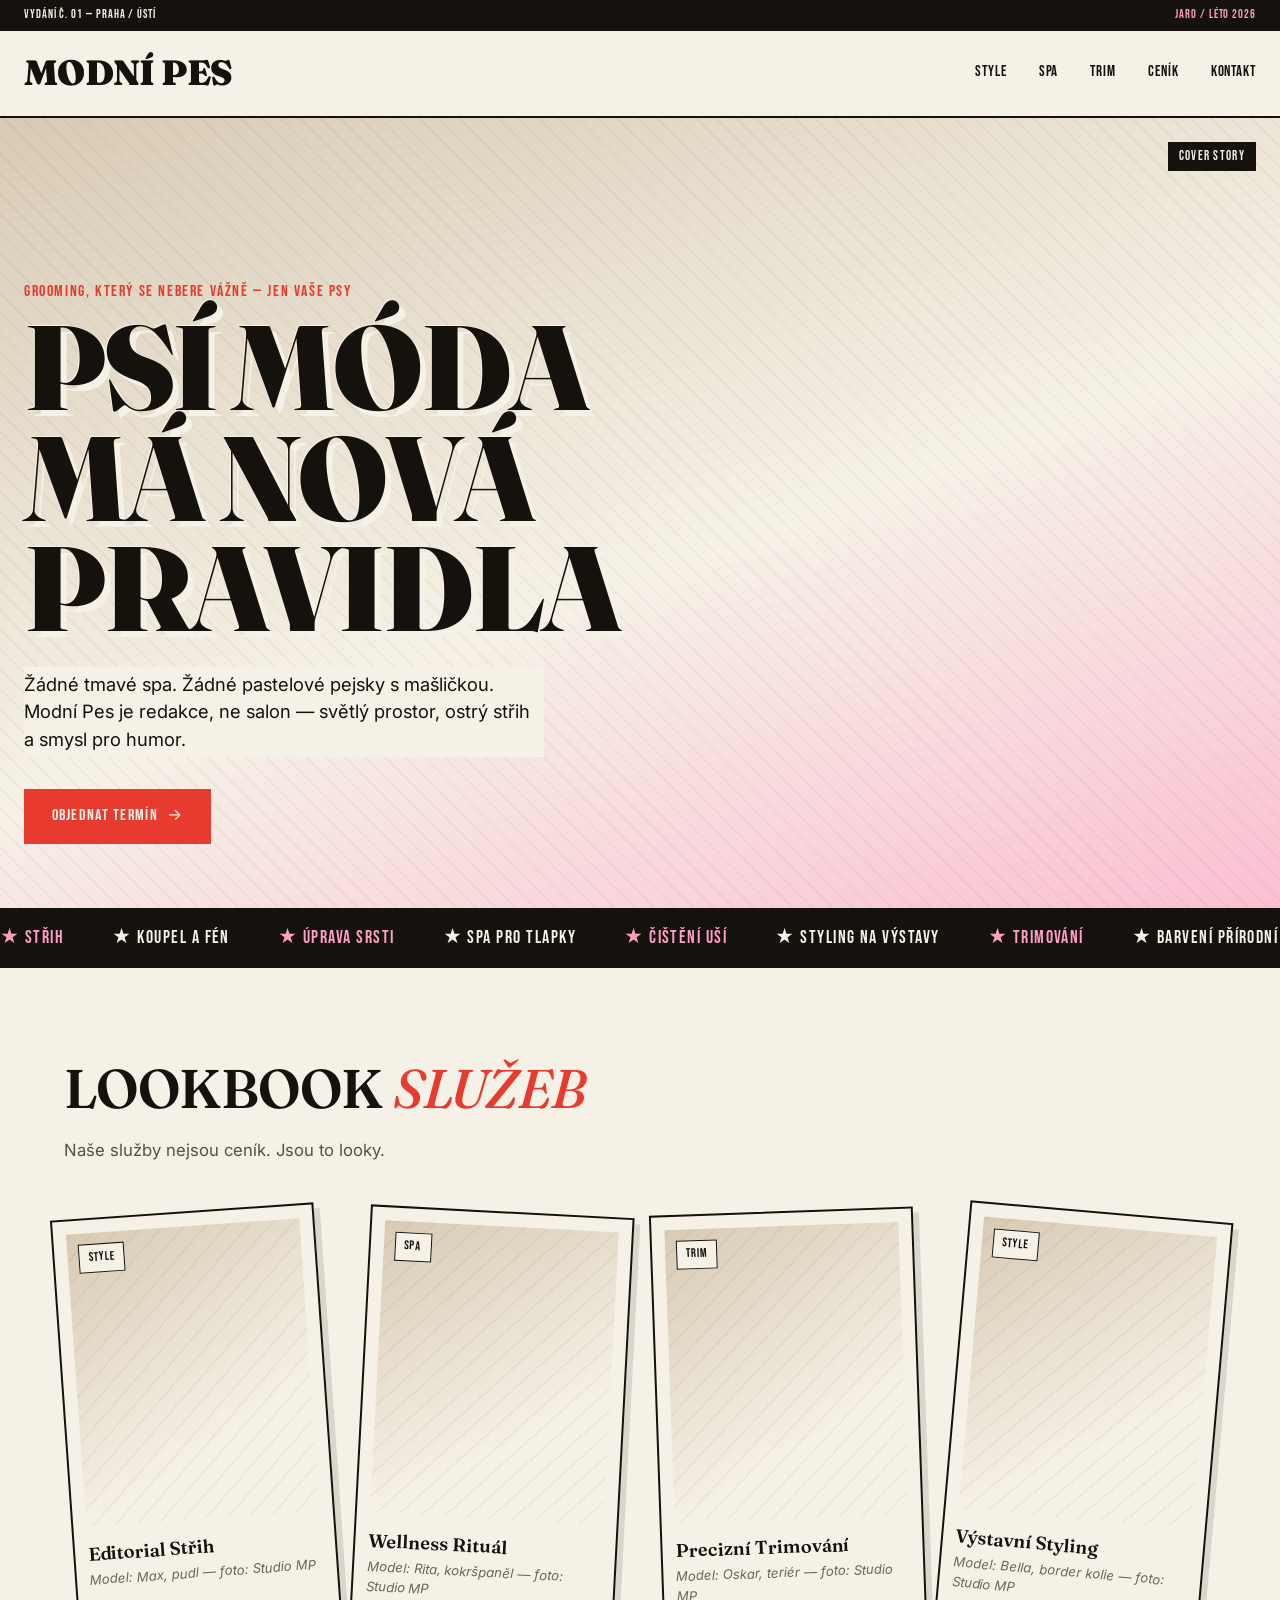
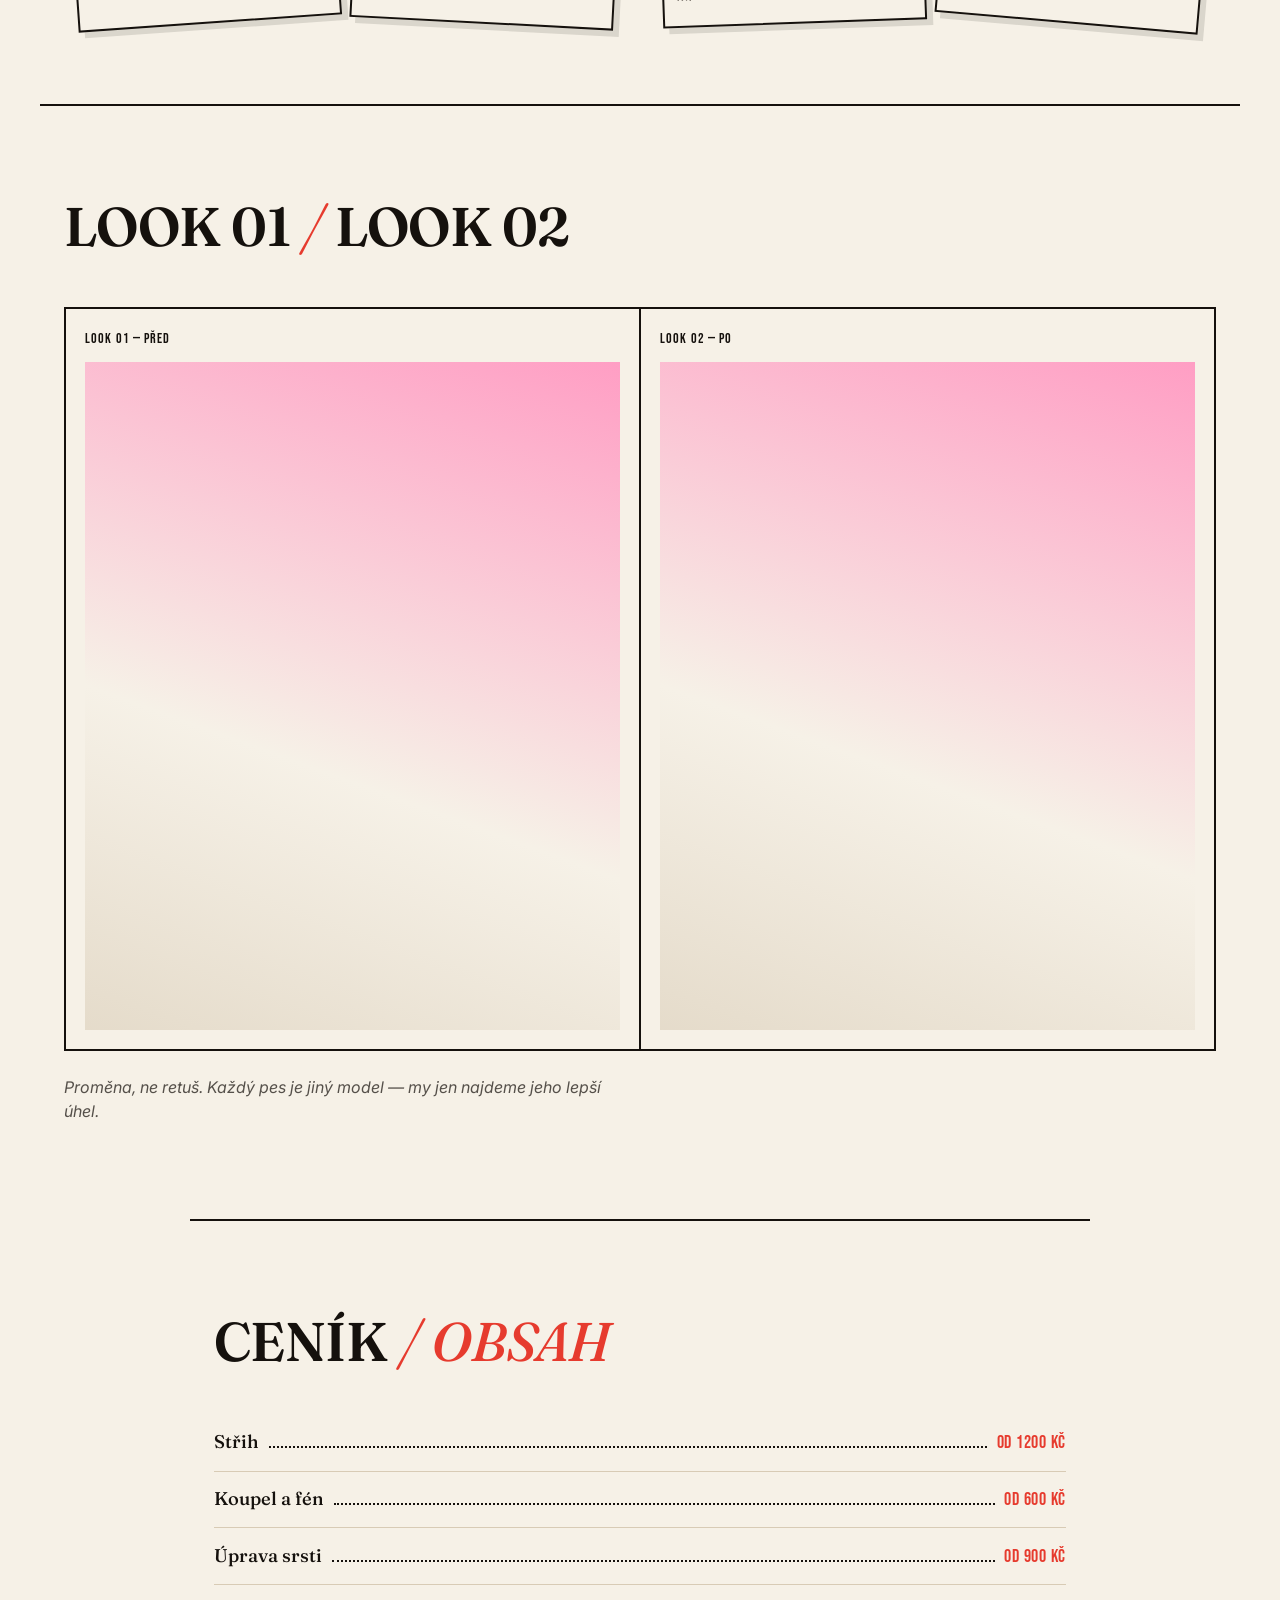
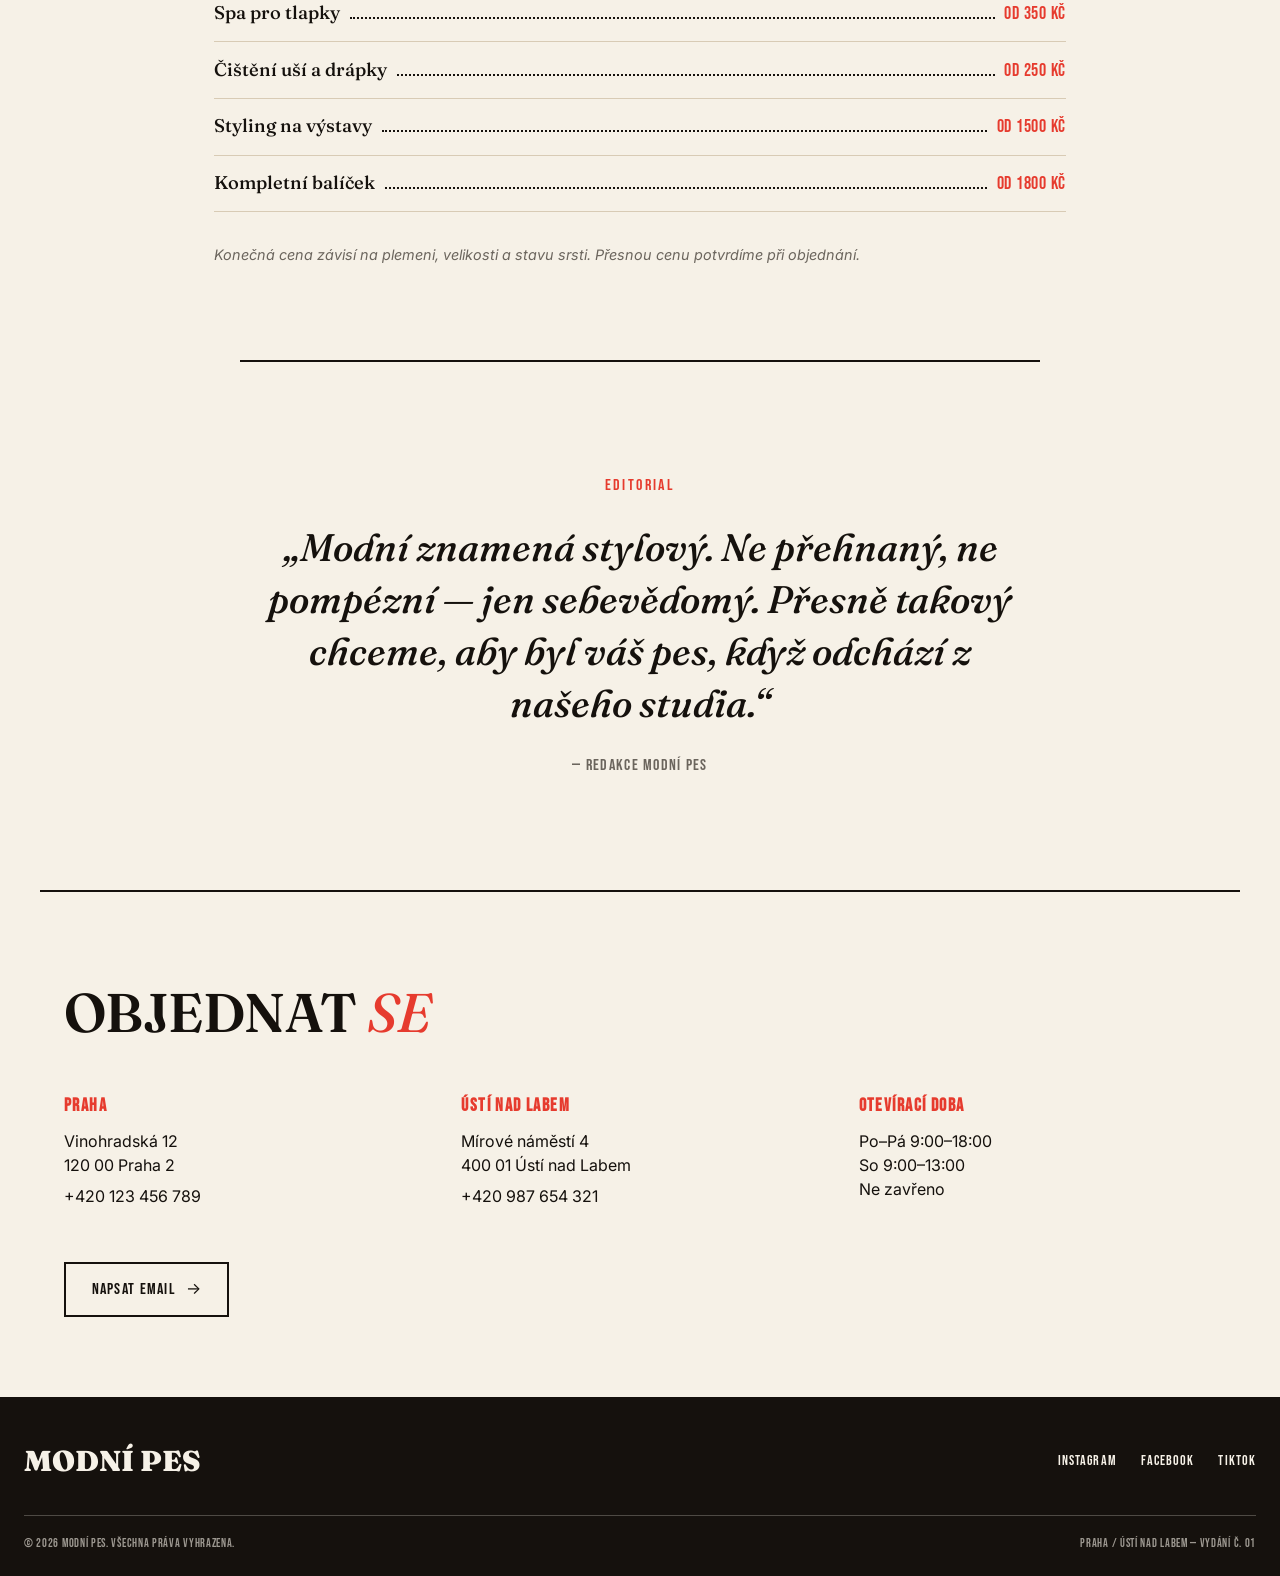
<file: modni-pes/modni-pes-standalone.html>
<!doctype html>
<html lang="cs">
<head>
<meta charset="UTF-8">
<meta name="viewport" content="width=device-width, initial-scale=1.0">
<title>MODNÍ PES — Psí Fashion Editorial</title>
<meta name="description" content="Modní Pes — grooming studio v Praze a Ústí nad Labem. Ne další temný spa salon. Světlý, redakční, drzý přístup k péči o vašeho psa.">
<link rel="preconnect" href="https://fonts.googleapis.com">
<link rel="preconnect" href="https://fonts.gstatic.com" crossorigin>
<link href="https://fonts.googleapis.com/css2?family=Fraunces:ital,opsz,wght@0,9..144,300;0,9..144,500;0,9..144,600;0,9..144,700;0,9..144,900;1,9..144,500;1,9..144,700&family=Inter:wght@400;500;600&family=Bebas+Neue&display=swap" rel="stylesheet">
<style>
/* ===== Modní Pes — Dog Fashion Editorial ===== */

:root {
  --bg: #F6F1E7;
  --ink: #15110D;
  --accent: #E63B2E;
  --secondary: #D8CBB5;
  --wild: #FF9EC4;

  --serif: "Fraunces", Georgia, serif;
  --sans: "Inter", -apple-system, BlinkMacSystemFont, sans-serif;
  --label: "Bebas Neue", var(--sans);

  --edge: 2px solid var(--ink);
}

* { box-sizing: border-box; }

html { scroll-behavior: smooth; }

body {
  margin: 0;
  background: var(--bg);
  color: var(--ink);
  font-family: var(--sans);
  line-height: 1.5;
  -webkit-font-smoothing: antialiased;
}

a { color: inherit; text-decoration: none; }

img { max-width: 100%; display: block; }

.section-title {
  font-family: var(--serif);
  font-weight: 600;
  font-size: clamp(2rem, 5vw, 3.4rem);
  letter-spacing: -0.01em;
  margin: 0 0 0.5rem;
  text-transform: uppercase;
}
.section-title span { color: var(--accent); font-style: italic; font-weight: 500; }
.section-sub { font-family: var(--sans); color: #55504a; margin: 0 0 3rem; font-size: 1.05rem; }

/* ===== Masthead ===== */

.masthead {
  position: sticky;
  top: 0;
  z-index: 50;
  background: var(--bg);
  border-bottom: var(--edge);
}

.masthead__bar {
  display: flex;
  justify-content: space-between;
  font-family: var(--label);
  letter-spacing: 0.08em;
  font-size: 0.72rem;
  padding: 0.4rem 1.5rem;
  border-bottom: 1px solid var(--ink);
  background: var(--ink);
  color: var(--bg);
}

.masthead__issue--right { color: var(--wild); }

.masthead__row {
  display: flex;
  align-items: center;
  justify-content: space-between;
  padding: 1rem 1.5rem;
}

.masthead__logo {
  font-family: var(--serif);
  font-weight: 900;
  font-size: clamp(1.6rem, 3vw, 2.2rem);
  letter-spacing: -0.02em;
}

.masthead__nav {
  display: flex;
  gap: 2rem;
  font-family: var(--label);
  letter-spacing: 0.06em;
  font-size: 0.95rem;
}

.masthead__nav a { position: relative; padding-bottom: 2px; }
.masthead__nav a:hover { color: var(--accent); }

.nav-toggle {
  display: none;
  flex-direction: column;
  gap: 5px;
  background: none;
  border: none;
  cursor: pointer;
  padding: 8px;
}
.nav-toggle span { width: 24px; height: 2px; background: var(--ink); display: block; }

/* ===== Buttons — rectangular, not pill ===== */

.btn {
  display: inline-flex;
  align-items: center;
  gap: 0.6rem;
  font-family: var(--label);
  letter-spacing: 0.08em;
  font-size: 1rem;
  padding: 0.85rem 1.6rem;
  border: var(--edge);
  border-radius: 0;
  cursor: pointer;
  transition: transform 0.15s ease, background 0.15s ease, color 0.15s ease;
}
.btn--primary { background: var(--accent); color: var(--bg); border-color: var(--accent); }
.btn--primary:hover { background: var(--ink); border-color: var(--ink); }
.btn--outline { background: transparent; color: var(--ink); }
.btn--outline:hover { background: var(--ink); color: var(--bg); }
.btn__arrow { transition: transform 0.15s ease; }
.btn:hover .btn__arrow { transform: translateX(4px); }

/* ===== Hero ===== */

.hero {
  position: relative;
  min-height: 88vh;
  display: flex;
  align-items: flex-end;
  overflow: hidden;
  border-bottom: var(--edge);
}

.hero__photo {
  position: absolute;
  inset: 0;
  background:
    linear-gradient(160deg, var(--secondary) 0%, var(--bg) 55%, var(--wild) 130%);
  display: flex;
  align-items: flex-start;
  justify-content: flex-end;
  padding: 1.5rem;
}
.hero__photo::after {
  content: "";
  position: absolute;
  inset: 0;
  background-image:
    repeating-linear-gradient(45deg, rgba(21,17,13,0.035) 0 2px, transparent 2px 14px);
}

.hero__photo-tag {
  font-family: var(--label);
  letter-spacing: 0.1em;
  background: var(--ink);
  color: var(--bg);
  padding: 0.3rem 0.7rem;
  font-size: 0.8rem;
  z-index: 1;
}

.hero__copy {
  position: relative;
  z-index: 2;
  padding: 3rem 1.5rem 4rem;
  max-width: 900px;
}

.kicker {
  font-family: var(--label);
  letter-spacing: 0.1em;
  color: var(--accent);
  font-size: 1rem;
  margin: 0 0 0.5rem;
}

.hero__title {
  font-family: var(--serif);
  font-weight: 900;
  font-size: clamp(3rem, 10vw, 7.5rem);
  line-height: 0.92;
  letter-spacing: -0.02em;
  margin: 0 0 1.5rem;
  text-shadow: 6px 6px 0 var(--bg), -1px -1px 0 var(--bg);
}

.hero__lede {
  font-size: 1.15rem;
  max-width: 520px;
  margin: 0 0 2rem;
  background: var(--bg);
  padding: 0.2rem 0;
}

/* ===== Marquee ===== */

.marquee {
  background: var(--ink);
  color: var(--bg);
  overflow: hidden;
  white-space: nowrap;
  border-bottom: var(--edge);
}

.marquee__track {
  display: inline-flex;
  gap: 3rem;
  padding: 0.9rem 0;
  font-family: var(--label);
  letter-spacing: 0.08em;
  font-size: 1.15rem;
  animation: marquee 28s linear infinite;
}

.marquee__track span:nth-child(odd) { color: var(--wild); }

@keyframes marquee {
  from { transform: translateX(0); }
  to { transform: translateX(-50%); }
}

/* ===== Lookbook ===== */

.lookbook {
  padding: 5rem 1.5rem;
  max-width: 1200px;
  margin: 0 auto;
}

.lookbook__grid {
  display: grid;
  grid-template-columns: repeat(auto-fit, minmax(230px, 1fr));
  gap: 3rem 2rem;
  margin-top: 2rem;
}

.polaroid {
  margin: 0;
  background: var(--bg);
  border: var(--edge);
  padding: 0.8rem 0.8rem 1.2rem;
  transform: rotate(var(--rot, 0deg));
  transition: transform 0.2s ease, box-shadow 0.2s ease;
  box-shadow: 6px 6px 0 rgba(21,17,13,0.12);
}
.polaroid:hover {
  transform: rotate(0deg) translateY(-6px);
  box-shadow: 10px 10px 0 rgba(230,59,46,0.25);
}

.polaroid__photo {
  aspect-ratio: 4/5;
  background: linear-gradient(150deg, var(--secondary), var(--bg) 70%);
  position: relative;
  margin-bottom: 0.9rem;
  overflow: hidden;
}
.polaroid__photo::after {
  content: "";
  position: absolute;
  inset: 0;
  background-image: repeating-linear-gradient(-45deg, rgba(21,17,13,0.04) 0 2px, transparent 2px 16px);
}

.tag {
  position: absolute;
  top: 0.7rem;
  left: 0.7rem;
  font-family: var(--label);
  letter-spacing: 0.08em;
  font-size: 0.78rem;
  padding: 0.25rem 0.55rem;
  border: 1.5px solid var(--ink);
  background: var(--bg);
  z-index: 1;
}

.polaroid figcaption {
  display: flex;
  flex-direction: column;
  gap: 0.15rem;
}
.polaroid figcaption strong {
  font-family: var(--serif);
  font-size: 1.15rem;
  font-weight: 600;
}
.polaroid figcaption span {
  font-size: 0.82rem;
  color: #6b655d;
  font-style: italic;
}

/* ===== Before/After spread ===== */

.spread {
  padding: 5rem 1.5rem;
  max-width: 1200px;
  margin: 0 auto;
  border-top: var(--edge);
}

.spread__title { margin-bottom: 2.5rem; }

.spread__grid {
  display: grid;
  grid-template-columns: 1fr 1fr;
  gap: 2px;
  background: var(--ink);
  border: var(--edge);
}

.spread__panel {
  background: var(--bg);
  padding: 1.2rem;
}

.spread__label {
  display: block;
  font-family: var(--label);
  letter-spacing: 0.08em;
  font-size: 0.85rem;
  margin-bottom: 0.8rem;
}

.spread__photo {
  aspect-ratio: 4/5;
  background: linear-gradient(200deg, var(--wild) 0%, var(--bg) 60%, var(--secondary) 130%);
}

.spread__caption {
  margin-top: 1.5rem;
  font-style: italic;
  color: #55504a;
  max-width: 560px;
}

@media (max-width: 640px) {
  .spread__grid { grid-template-columns: 1fr; }
}

/* ===== Price Index ===== */

.price-index {
  padding: 5rem 1.5rem;
  max-width: 900px;
  margin: 0 auto;
  border-top: var(--edge);
}

.price-index__list {
  list-style: none;
  margin: 2rem 0;
  padding: 0;
}

.price-index__list li {
  display: flex;
  align-items: baseline;
  gap: 0.6rem;
  padding: 0.85rem 0;
  border-bottom: 1px solid var(--secondary);
  font-size: 1.15rem;
}

.price-index__name {
  font-family: var(--serif);
  font-weight: 500;
  white-space: nowrap;
}

.price-index__dots {
  flex: 1;
  border-bottom: 2px dotted var(--ink);
  margin-bottom: 6px;
}

.price-index__price {
  font-family: var(--label);
  letter-spacing: 0.04em;
  color: var(--accent);
  white-space: nowrap;
}

.price-index__note {
  font-size: 0.9rem;
  color: #6b655d;
  font-style: italic;
}

/* ===== Editorial quote ===== */

.editorial {
  padding: 6rem 1.5rem;
  max-width: 800px;
  margin: 0 auto;
  text-align: center;
  border-top: var(--edge);
}

.editorial__mark {
  font-family: var(--label);
  letter-spacing: 0.15em;
  color: var(--accent);
  margin-bottom: 1.5rem;
}

.editorial__quote {
  font-family: var(--serif);
  font-style: italic;
  font-weight: 500;
  font-size: clamp(1.5rem, 3.5vw, 2.4rem);
  line-height: 1.35;
  margin: 0 0 1.5rem;
}

.editorial__signature {
  font-family: var(--label);
  letter-spacing: 0.08em;
  color: #6b655d;
}

/* ===== Contact ===== */

.contact {
  padding: 5rem 1.5rem;
  max-width: 1200px;
  margin: 0 auto;
  border-top: var(--edge);
}

.contact__grid {
  display: grid;
  grid-template-columns: repeat(auto-fit, minmax(220px, 1fr));
  gap: 2.5rem;
  margin: 2.5rem 0 3rem;
}

.contact__block h3 {
  font-family: var(--label);
  letter-spacing: 0.08em;
  font-size: 1.1rem;
  margin: 0 0 0.6rem;
  color: var(--accent);
}

.contact__block p { margin: 0 0 0.4rem; }
.contact__block a:hover { color: var(--accent); }

/* ===== Footer ===== */

.masthead-footer {
  border-top: var(--edge);
  background: var(--ink);
  color: var(--bg);
  padding: 2.5rem 1.5rem 1.5rem;
}

.masthead-footer__top {
  display: flex;
  flex-wrap: wrap;
  justify-content: space-between;
  align-items: center;
  gap: 1.5rem;
  padding-bottom: 2rem;
  border-bottom: 1px solid rgba(246,241,231,0.25);
}

.masthead-footer__logo {
  font-family: var(--serif);
  font-weight: 900;
  font-size: 1.8rem;
}

.masthead-footer__social {
  display: flex;
  gap: 1.5rem;
  font-family: var(--label);
  letter-spacing: 0.08em;
  font-size: 0.85rem;
}
.masthead-footer__social a:hover { color: var(--wild); }

.masthead-footer__bottom {
  display: flex;
  flex-wrap: wrap;
  justify-content: space-between;
  gap: 0.5rem;
  padding-top: 1.2rem;
  font-family: var(--label);
  letter-spacing: 0.06em;
  font-size: 0.72rem;
  color: rgba(246,241,231,0.6);
}

/* ===== Responsive nav ===== */

@media (max-width: 760px) {
  .nav-toggle { display: flex; }

  .masthead__nav {
    position: absolute;
    top: 100%;
    left: 0;
    right: 0;
    background: var(--bg);
    border-bottom: var(--edge);
    flex-direction: column;
    gap: 0;
    max-height: 0;
    overflow: hidden;
    transition: max-height 0.25s ease;
  }
  .masthead__nav.is-open { max-height: 320px; }
  .masthead__nav a {
    padding: 1rem 1.5rem;
    border-bottom: 1px solid var(--secondary);
  }
}
</style>
</head>
<body>

<header class="masthead" id="top">
  <div class="masthead__bar">
    <span class="masthead__issue">VYDÁNÍ Č. 01 — PRAHA / ÚSTÍ</span>
    <span class="masthead__issue masthead__issue--right">JARO / LÉTO 2026</span>
  </div>
  <div class="masthead__row">
    <a href="#top" class="masthead__logo">MODNÍ PES</a>
    <button class="nav-toggle" id="navToggle" aria-label="Otevřít menu" aria-expanded="false">
      <span></span><span></span><span></span>
    </button>
    <nav class="masthead__nav" id="mainNav">
      <a href="#lookbook">STYLE</a>
      <a href="#spa">SPA</a>
      <a href="#trim">TRIM</a>
      <a href="#cenik">CENÍK</a>
      <a href="#kontakt">KONTAKT</a>
    </nav>
  </div>
</header>

<section class="hero">
  <div class="hero__photo hero__photo--cover" data-caption="Foto: Ateliér Modní Pes — Model: Bella, border kolie">
    <span class="hero__photo-tag">COVER STORY</span>
  </div>
  <div class="hero__copy">
    <p class="kicker">Grooming, který se nebere vážně — jen vaše psy</p>
    <h1 class="hero__title">PSÍ MÓDA<br>MÁ NOVÁ<br>PRAVIDLA</h1>
    <p class="hero__lede">Žádné tmavé spa. Žádné pastelové pejsky s mašličkou. Modní Pes je redakce, ne salon — světlý prostor, ostrý střih a smysl pro humor.</p>
    <a href="#kontakt" class="btn btn--primary">OBJEDNAT TERMÍN <span class="btn__arrow">→</span></a>
  </div>
</section>

<div class="marquee" aria-hidden="true">
  <div class="marquee__track">
    <span>★ STŘIH</span><span>★ KOUPEL A FÉN</span><span>★ ÚPRAVA SRSTI</span><span>★ SPA PRO TLAPKY</span><span>★ ČIŠTĚNÍ UŠÍ</span><span>★ STYLING NA VÝSTAVY</span><span>★ TRIMOVÁNÍ</span><span>★ BARVENÍ PŘÍRODNÍ PIGMENTY</span>
    <span>★ STŘIH</span><span>★ KOUPEL A FÉN</span><span>★ ÚPRAVA SRSTI</span><span>★ SPA PRO TLAPKY</span><span>★ ČIŠTĚNÍ UŠÍ</span><span>★ STYLING NA VÝSTAVY</span><span>★ TRIMOVÁNÍ</span><span>★ BARVENÍ PŘÍRODNÍ PIGMENTY</span>
  </div>
</div>

<section class="lookbook" id="lookbook">
  <h2 class="section-title">LOOKBOOK <span>SLUŽEB</span></h2>
  <p class="section-sub">Naše služby nejsou ceník. Jsou to looky.</p>

  <div class="lookbook__grid">

    <figure class="polaroid" style="--rot:-4deg" id="spa">
      <div class="polaroid__photo" data-caption="STYLE">
        <span class="tag">STYLE</span>
      </div>
      <figcaption>
        <strong>Editorial Střih</strong>
        <span>Model: Max, pudl — foto: Studio MP</span>
      </figcaption>
    </figure>

    <figure class="polaroid" style="--rot:3deg">
      <div class="polaroid__photo" data-caption="SPA">
        <span class="tag">SPA</span>
      </div>
      <figcaption>
        <strong>Wellness Rituál</strong>
        <span>Model: Rita, kokršpaněl — foto: Studio MP</span>
      </figcaption>
    </figure>

    <figure class="polaroid" style="--rot:-2deg" id="trim">
      <div class="polaroid__photo" data-caption="TRIM">
        <span class="tag">TRIM</span>
      </div>
      <figcaption>
        <strong>Precizní Trimování</strong>
        <span>Model: Oskar, teriér — foto: Studio MP</span>
      </figcaption>
    </figure>

    <figure class="polaroid" style="--rot:5deg">
      <div class="polaroid__photo" data-caption="STYLE">
        <span class="tag">STYLE</span>
      </div>
      <figcaption>
        <strong>Výstavní Styling</strong>
        <span>Model: Bella, border kolie — foto: Studio MP</span>
      </figcaption>
    </figure>

  </div>
</section>

<section class="spread">
  <h2 class="section-title spread__title">LOOK 01 <span>/</span> LOOK 02</h2>
  <div class="spread__grid">
    <div class="spread__panel">
      <span class="spread__label">LOOK 01 — PŘED</span>
      <div class="spread__photo" data-caption="Před"></div>
    </div>
    <div class="spread__panel">
      <span class="spread__label">LOOK 02 — PO</span>
      <div class="spread__photo" data-caption="Po"></div>
    </div>
  </div>
  <p class="spread__caption">Proměna, ne retuš. Každý pes je jiný model — my jen najdeme jeho lepší úhel.</p>
</section>

<section class="price-index" id="cenik">
  <h2 class="section-title">CENÍK <span>/ OBSAH</span></h2>
  <ol class="price-index__list">
    <li><span class="price-index__name">Střih</span><span class="price-index__dots"></span><span class="price-index__price">od 1200 Kč</span></li>
    <li><span class="price-index__name">Koupel a fén</span><span class="price-index__dots"></span><span class="price-index__price">od 600 Kč</span></li>
    <li><span class="price-index__name">Úprava srsti</span><span class="price-index__dots"></span><span class="price-index__price">od 900 Kč</span></li>
    <li><span class="price-index__name">Spa pro tlapky</span><span class="price-index__dots"></span><span class="price-index__price">od 350 Kč</span></li>
    <li><span class="price-index__name">Čištění uší a drápky</span><span class="price-index__dots"></span><span class="price-index__price">od 250 Kč</span></li>
    <li><span class="price-index__name">Styling na výstavy</span><span class="price-index__dots"></span><span class="price-index__price">od 1500 Kč</span></li>
    <li><span class="price-index__name">Kompletní balíček</span><span class="price-index__dots"></span><span class="price-index__price">od 1800 Kč</span></li>
  </ol>
  <p class="price-index__note">Konečná cena závisí na plemeni, velikosti a stavu srsti. Přesnou cenu potvrdíme při objednání.</p>
</section>

<section class="editorial">
  <p class="editorial__mark">EDITORIAL</p>
  <blockquote class="editorial__quote">
    „Modní znamená stylový. Ne přehnaný, ne pompézní — jen sebevědomý. Přesně takový chceme, aby byl váš pes, když odchází z našeho studia.“
  </blockquote>
  <p class="editorial__signature">— Redakce Modní Pes</p>
</section>

<section class="contact" id="kontakt">
  <h2 class="section-title">OBJEDNAT <span>SE</span></h2>
  <div class="contact__grid">
    <div class="contact__block">
      <h3>PRAHA</h3>
      <p>Vinohradská 12<br>120 00 Praha 2</p>
      <p><a href="tel:+420123456789">+420 123 456 789</a></p>
    </div>
    <div class="contact__block">
      <h3>ÚSTÍ NAD LABEM</h3>
      <p>Mírové náměstí 4<br>400 01 Ústí nad Labem</p>
      <p><a href="tel:+420987654321">+420 987 654 321</a></p>
    </div>
    <div class="contact__block">
      <h3>OTEVÍRACÍ DOBA</h3>
      <p>Po–Pá 9:00–18:00<br>So 9:00–13:00<br>Ne zavřeno</p>
    </div>
  </div>
  <a href="mailto:ahoj@modnipes.cz" class="btn btn--outline">NAPSAT EMAIL <span class="btn__arrow">→</span></a>
</section>

<footer class="masthead-footer">
  <div class="masthead-footer__top">
    <span class="masthead-footer__logo">MODNÍ PES</span>
    <div class="masthead-footer__social">
      <a href="#">INSTAGRAM</a>
      <a href="#">FACEBOOK</a>
      <a href="#">TIKTOK</a>
    </div>
  </div>
  <div class="masthead-footer__bottom">
    <span>© 2026 MODNÍ PES. VŠECHNA PRÁVA VYHRAZENA.</span>
    <span>PRAHA / ÚSTÍ NAD LABEM — VYDÁNÍ Č. 01</span>
  </div>
</footer>

<script>
document.addEventListener("DOMContentLoaded", () => {
  const toggle = document.getElementById("navToggle");
  const nav = document.getElementById("mainNav");

  if (toggle && nav) {
    toggle.addEventListener("click", () => {
      const isOpen = nav.classList.toggle("is-open");
      toggle.setAttribute("aria-expanded", String(isOpen));
    });

    nav.querySelectorAll("a").forEach((link) => {
      link.addEventListener("click", () => {
        nav.classList.remove("is-open");
        toggle.setAttribute("aria-expanded", "false");
      });
    });
  }

  document.querySelectorAll(".polaroid").forEach((card) => {
    card.addEventListener("mousemove", (e) => {
      const rect = card.getBoundingClientRect();
      const x = (e.clientX - rect.left) / rect.width - 0.5;
      const y = (e.clientY - rect.top) / rect.height - 0.5;
      card.style.transform = `rotate(0deg) translateY(-6px) rotateX(${y * -6}deg) rotateY(${x * 6}deg)`;
    });
    card.addEventListener("mouseleave", () => {
      card.style.transform = "";
    });
  });
});
</script>
</body>
</html>
</file>
<file: modni-pes/styles.css>
/* ===== Modní Pes — Dog Fashion Editorial ===== */

:root {
  --bg: #F6F1E7;
  --ink: #15110D;
  --accent: #E63B2E;
  --secondary: #D8CBB5;
  --wild: #FF9EC4;

  --serif: "Fraunces", Georgia, serif;
  --sans: "Inter", -apple-system, BlinkMacSystemFont, sans-serif;
  --label: "Bebas Neue", var(--sans);

  --edge: 2px solid var(--ink);
}

* { box-sizing: border-box; }

html { scroll-behavior: smooth; }

body {
  margin: 0;
  background: var(--bg);
  color: var(--ink);
  font-family: var(--sans);
  line-height: 1.5;
  -webkit-font-smoothing: antialiased;
}

a { color: inherit; text-decoration: none; }

img { max-width: 100%; display: block; }

.section-title {
  font-family: var(--serif);
  font-weight: 600;
  font-size: clamp(2rem, 5vw, 3.4rem);
  letter-spacing: -0.01em;
  margin: 0 0 0.5rem;
  text-transform: uppercase;
}
.section-title span { color: var(--accent); font-style: italic; font-weight: 500; }
.section-sub { font-family: var(--sans); color: #55504a; margin: 0 0 3rem; font-size: 1.05rem; }

/* ===== Masthead ===== */

.masthead {
  position: sticky;
  top: 0;
  z-index: 50;
  background: var(--bg);
  border-bottom: var(--edge);
}

.masthead__bar {
  display: flex;
  justify-content: space-between;
  font-family: var(--label);
  letter-spacing: 0.08em;
  font-size: 0.72rem;
  padding: 0.4rem 1.5rem;
  border-bottom: 1px solid var(--ink);
  background: var(--ink);
  color: var(--bg);
}

.masthead__issue--right { color: var(--wild); }

.masthead__row {
  display: flex;
  align-items: center;
  justify-content: space-between;
  padding: 1rem 1.5rem;
}

.masthead__logo {
  font-family: var(--serif);
  font-weight: 900;
  font-size: clamp(1.6rem, 3vw, 2.2rem);
  letter-spacing: -0.02em;
}

.masthead__nav {
  display: flex;
  gap: 2rem;
  font-family: var(--label);
  letter-spacing: 0.06em;
  font-size: 0.95rem;
}

.masthead__nav a { position: relative; padding-bottom: 2px; }
.masthead__nav a:hover { color: var(--accent); }

.nav-toggle {
  display: none;
  flex-direction: column;
  gap: 5px;
  background: none;
  border: none;
  cursor: pointer;
  padding: 8px;
}
.nav-toggle span { width: 24px; height: 2px; background: var(--ink); display: block; }

/* ===== Buttons — rectangular, not pill ===== */

.btn {
  display: inline-flex;
  align-items: center;
  gap: 0.6rem;
  font-family: var(--label);
  letter-spacing: 0.08em;
  font-size: 1rem;
  padding: 0.85rem 1.6rem;
  border: var(--edge);
  border-radius: 0;
  cursor: pointer;
  transition: transform 0.15s ease, background 0.15s ease, color 0.15s ease;
}
.btn--primary { background: var(--accent); color: var(--bg); border-color: var(--accent); }
.btn--primary:hover { background: var(--ink); border-color: var(--ink); }
.btn--outline { background: transparent; color: var(--ink); }
.btn--outline:hover { background: var(--ink); color: var(--bg); }
.btn__arrow { transition: transform 0.15s ease; }
.btn:hover .btn__arrow { transform: translateX(4px); }

/* ===== Hero ===== */

.hero {
  position: relative;
  min-height: 88vh;
  display: flex;
  align-items: flex-end;
  overflow: hidden;
  border-bottom: var(--edge);
}

.hero__photo {
  position: absolute;
  inset: 0;
  background:
    linear-gradient(160deg, var(--secondary) 0%, var(--bg) 55%, var(--wild) 130%);
  display: flex;
  align-items: flex-start;
  justify-content: flex-end;
  padding: 1.5rem;
}
.hero__photo::after {
  content: "";
  position: absolute;
  inset: 0;
  background-image:
    repeating-linear-gradient(45deg, rgba(21,17,13,0.035) 0 2px, transparent 2px 14px);
}

.hero__photo-tag {
  font-family: var(--label);
  letter-spacing: 0.1em;
  background: var(--ink);
  color: var(--bg);
  padding: 0.3rem 0.7rem;
  font-size: 0.8rem;
  z-index: 1;
}

.hero__copy {
  position: relative;
  z-index: 2;
  padding: 3rem 1.5rem 4rem;
  max-width: 900px;
}

.kicker {
  font-family: var(--label);
  letter-spacing: 0.1em;
  color: var(--accent);
  font-size: 1rem;
  margin: 0 0 0.5rem;
}

.hero__title {
  font-family: var(--serif);
  font-weight: 900;
  font-size: clamp(3rem, 10vw, 7.5rem);
  line-height: 0.92;
  letter-spacing: -0.02em;
  margin: 0 0 1.5rem;
  text-shadow: 6px 6px 0 var(--bg), -1px -1px 0 var(--bg);
}

.hero__lede {
  font-size: 1.15rem;
  max-width: 520px;
  margin: 0 0 2rem;
  background: var(--bg);
  padding: 0.2rem 0;
}

/* ===== Marquee ===== */

.marquee {
  background: var(--ink);
  color: var(--bg);
  overflow: hidden;
  white-space: nowrap;
  border-bottom: var(--edge);
}

.marquee__track {
  display: inline-flex;
  gap: 3rem;
  padding: 0.9rem 0;
  font-family: var(--label);
  letter-spacing: 0.08em;
  font-size: 1.15rem;
  animation: marquee 28s linear infinite;
}

.marquee__track span:nth-child(odd) { color: var(--wild); }

@keyframes marquee {
  from { transform: translateX(0); }
  to { transform: translateX(-50%); }
}

/* ===== Lookbook ===== */

.lookbook {
  padding: 5rem 1.5rem;
  max-width: 1200px;
  margin: 0 auto;
}

.lookbook__grid {
  display: grid;
  grid-template-columns: repeat(auto-fit, minmax(230px, 1fr));
  gap: 3rem 2rem;
  margin-top: 2rem;
}

.polaroid {
  margin: 0;
  background: var(--bg);
  border: var(--edge);
  padding: 0.8rem 0.8rem 1.2rem;
  transform: rotate(var(--rot, 0deg));
  transition: transform 0.2s ease, box-shadow 0.2s ease;
  box-shadow: 6px 6px 0 rgba(21,17,13,0.12);
}
.polaroid:hover {
  transform: rotate(0deg) translateY(-6px);
  box-shadow: 10px 10px 0 rgba(230,59,46,0.25);
}

.polaroid__photo {
  aspect-ratio: 4/5;
  background: linear-gradient(150deg, var(--secondary), var(--bg) 70%);
  position: relative;
  margin-bottom: 0.9rem;
  overflow: hidden;
}
.polaroid__photo::after {
  content: "";
  position: absolute;
  inset: 0;
  background-image: repeating-linear-gradient(-45deg, rgba(21,17,13,0.04) 0 2px, transparent 2px 16px);
}

.tag {
  position: absolute;
  top: 0.7rem;
  left: 0.7rem;
  font-family: var(--label);
  letter-spacing: 0.08em;
  font-size: 0.78rem;
  padding: 0.25rem 0.55rem;
  border: 1.5px solid var(--ink);
  background: var(--bg);
  z-index: 1;
}

.polaroid figcaption {
  display: flex;
  flex-direction: column;
  gap: 0.15rem;
}
.polaroid figcaption strong {
  font-family: var(--serif);
  font-size: 1.15rem;
  font-weight: 600;
}
.polaroid figcaption span {
  font-size: 0.82rem;
  color: #6b655d;
  font-style: italic;
}

/* ===== Before/After spread ===== */

.spread {
  padding: 5rem 1.5rem;
  max-width: 1200px;
  margin: 0 auto;
  border-top: var(--edge);
}

.spread__title { margin-bottom: 2.5rem; }

.spread__grid {
  display: grid;
  grid-template-columns: 1fr 1fr;
  gap: 2px;
  background: var(--ink);
  border: var(--edge);
}

.spread__panel {
  background: var(--bg);
  padding: 1.2rem;
}

.spread__label {
  display: block;
  font-family: var(--label);
  letter-spacing: 0.08em;
  font-size: 0.85rem;
  margin-bottom: 0.8rem;
}

.spread__photo {
  aspect-ratio: 4/5;
  background: linear-gradient(200deg, var(--wild) 0%, var(--bg) 60%, var(--secondary) 130%);
}

.spread__caption {
  margin-top: 1.5rem;
  font-style: italic;
  color: #55504a;
  max-width: 560px;
}

@media (max-width: 640px) {
  .spread__grid { grid-template-columns: 1fr; }
}

/* ===== Price Index ===== */

.price-index {
  padding: 5rem 1.5rem;
  max-width: 900px;
  margin: 0 auto;
  border-top: var(--edge);
}

.price-index__list {
  list-style: none;
  margin: 2rem 0;
  padding: 0;
}

.price-index__list li {
  display: flex;
  align-items: baseline;
  gap: 0.6rem;
  padding: 0.85rem 0;
  border-bottom: 1px solid var(--secondary);
  font-size: 1.15rem;
}

.price-index__name {
  font-family: var(--serif);
  font-weight: 500;
  white-space: nowrap;
}

.price-index__dots {
  flex: 1;
  border-bottom: 2px dotted var(--ink);
  margin-bottom: 6px;
}

.price-index__price {
  font-family: var(--label);
  letter-spacing: 0.04em;
  color: var(--accent);
  white-space: nowrap;
}

.price-index__note {
  font-size: 0.9rem;
  color: #6b655d;
  font-style: italic;
}

/* ===== Editorial quote ===== */

.editorial {
  padding: 6rem 1.5rem;
  max-width: 800px;
  margin: 0 auto;
  text-align: center;
  border-top: var(--edge);
}

.editorial__mark {
  font-family: var(--label);
  letter-spacing: 0.15em;
  color: var(--accent);
  margin-bottom: 1.5rem;
}

.editorial__quote {
  font-family: var(--serif);
  font-style: italic;
  font-weight: 500;
  font-size: clamp(1.5rem, 3.5vw, 2.4rem);
  line-height: 1.35;
  margin: 0 0 1.5rem;
}

.editorial__signature {
  font-family: var(--label);
  letter-spacing: 0.08em;
  color: #6b655d;
}

/* ===== Contact ===== */

.contact {
  padding: 5rem 1.5rem;
  max-width: 1200px;
  margin: 0 auto;
  border-top: var(--edge);
}

.contact__grid {
  display: grid;
  grid-template-columns: repeat(auto-fit, minmax(220px, 1fr));
  gap: 2.5rem;
  margin: 2.5rem 0 3rem;
}

.contact__block h3 {
  font-family: var(--label);
  letter-spacing: 0.08em;
  font-size: 1.1rem;
  margin: 0 0 0.6rem;
  color: var(--accent);
}

.contact__block p { margin: 0 0 0.4rem; }
.contact__block a:hover { color: var(--accent); }

/* ===== Footer ===== */

.masthead-footer {
  border-top: var(--edge);
  background: var(--ink);
  color: var(--bg);
  padding: 2.5rem 1.5rem 1.5rem;
}

.masthead-footer__top {
  display: flex;
  flex-wrap: wrap;
  justify-content: space-between;
  align-items: center;
  gap: 1.5rem;
  padding-bottom: 2rem;
  border-bottom: 1px solid rgba(246,241,231,0.25);
}

.masthead-footer__logo {
  font-family: var(--serif);
  font-weight: 900;
  font-size: 1.8rem;
}

.masthead-footer__social {
  display: flex;
  gap: 1.5rem;
  font-family: var(--label);
  letter-spacing: 0.08em;
  font-size: 0.85rem;
}
.masthead-footer__social a:hover { color: var(--wild); }

.masthead-footer__bottom {
  display: flex;
  flex-wrap: wrap;
  justify-content: space-between;
  gap: 0.5rem;
  padding-top: 1.2rem;
  font-family: var(--label);
  letter-spacing: 0.06em;
  font-size: 0.72rem;
  color: rgba(246,241,231,0.6);
}

/* ===== Responsive nav ===== */

@media (max-width: 760px) {
  .nav-toggle { display: flex; }

  .masthead__nav {
    position: absolute;
    top: 100%;
    left: 0;
    right: 0;
    background: var(--bg);
    border-bottom: var(--edge);
    flex-direction: column;
    gap: 0;
    max-height: 0;
    overflow: hidden;
    transition: max-height 0.25s ease;
  }
  .masthead__nav.is-open { max-height: 320px; }
  .masthead__nav a {
    padding: 1rem 1.5rem;
    border-bottom: 1px solid var(--secondary);
  }
}
</file>
<file: site/css/style.css>
/* ===================================================================
   Vezeme — one-page site
   Typography: Unbounded (display) + Plus Jakarta Sans (body)
   Palette: graphite + warm paper + electric-lime accent
=================================================================== */

:root{
  --graphite: #15161a;
  --graphite-2: #1d1f25;
  --paper: #f3efe6;
  --paper-2: #ece5d6;
  --ink: #1a1815;
  --ink-soft: #4a463f;
  --off-white: #f7f4ec;
  --lime: #d4ff4f;
  --lime-dim: #b9e63f;
  --line-dark: rgba(247,244,236,0.14);
  --line-light: rgba(26,24,21,0.12);

  --font-display: "Unbounded", "Arial Black", sans-serif;
  --font-body: "Plus Jakarta Sans", "Segoe UI", sans-serif;

  --radius: 18px;
  --wrap: 1180px;
  --ease: cubic-bezier(.16,.84,.32,1);
}

*,*::before,*::after{ box-sizing: border-box; }
html{ scroll-behavior: smooth; }
body{
  margin:0;
  background: var(--paper);
  color: var(--ink);
  font-family: var(--font-body);
  font-size: 16px;
  line-height: 1.6;
  -webkit-font-smoothing: antialiased;
  overflow-x: hidden;
}
img,svg{ display:block; max-width:100%; }
a{ color: inherit; text-decoration: none; }
ul{ list-style:none; margin:0; padding:0; }
button{ font-family: inherit; cursor:pointer; }

.wrap{
  max-width: var(--wrap);
  margin: 0 auto;
  padding: 0 28px;
}

.skip-link{
  position:absolute; left:-999px; top:0;
  background: var(--lime); color: var(--ink); padding: 10px 16px;
  z-index: 999; border-radius: 0 0 8px 0;
}
.skip-link:focus{ left:0; }

/* subtle grain overlay for texture/depth */
.grain{
  pointer-events:none; position:fixed; inset:0; z-index: 500;
  opacity: .05; mix-blend-mode: overlay;
  background-image: url("data:image/svg+xml,%3Csvg xmlns='http://www.w3.org/2000/svg' width='120' height='120'%3E%3Cfilter id='n'%3E%3CfeTurbulence type='fractalNoise' baseFrequency='0.9' numOctaves='2' stitchTiles='stitch'/%3E%3C/filter%3E%3Crect width='100%25' height='100%25' filter='url(%23n)'/%3E%3C/svg%3E");
}

h1,h2,h3{
  font-family: var(--font-display);
  font-weight: 700;
  line-height: 1.08;
  margin: 0 0 .5em;
  letter-spacing: -.01em;
}
h2{ font-size: clamp(2rem, 3.6vw, 3rem); }
h3{ font-size: 1.15rem; font-weight: 600; }

.eyebrow{
  display:inline-flex; align-items:center; gap:.5em;
  font-family: var(--font-body);
  font-weight: 700; text-transform: uppercase;
  letter-spacing: .14em; font-size: .72rem;
  color: var(--lime); margin-bottom: 1em;
}
.eyebrow::before{
  content:""; width: 22px; height: 2px; background: var(--lime); display:inline-block;
}
.eyebrow-dark{ color:#8a6f00; }
.eyebrow-dark::before{ background:#8a6f00; }

.section-lead{
  max-width: 46ch; font-size: 1.05rem; color: var(--ink-soft);
}
.on-dark-lead{ color: rgba(247,244,236,.72); }

.section-head{ margin-bottom: 3rem; }
.on-dark{ color: var(--off-white); }

/* ---------- buttons ---------- */
.btn{
  display:inline-flex; align-items:center; justify-content:center; gap:.55em;
  border-radius: 999px; font-weight: 700; font-size: .95rem;
  padding: .95em 1.6em; border: 1.5px solid transparent;
  transition: transform .25s var(--ease), box-shadow .25s var(--ease), background .25s var(--ease);
  white-space: nowrap;
}
.btn-accent{
  background: var(--lime); color: var(--ink);
  box-shadow: 0 0 0 0 rgba(212,255,79,.5);
}
.btn-accent:hover{ transform: translateY(-2px); box-shadow: 0 10px 24px -8px rgba(212,255,79,.55); background: var(--lime-dim); }
.btn-ghost{
  border-color: var(--line-dark); color: var(--off-white); background: transparent;
}
.btn-ghost:hover{ border-color: var(--lime); color: var(--lime); transform: translateY(-2px); }
.btn-large{ padding: 1.05em 1.9em; font-size: 1rem; }
.btn-small{ padding: .65em 1.3em; font-size: .85rem; }
.btn-block{ width:100%; }

/* ===================== HEADER ===================== */
.site-header{
  position: sticky; top:0; z-index: 400;
  background: rgba(21,22,26,.78);
  backdrop-filter: blur(14px) saturate(140%);
  border-bottom: 1px solid var(--line-dark);
}
.header-inner{
  display:flex; align-items:center; gap: 2rem;
  height: 76px; color: var(--off-white);
}
.logo{ display:flex; align-items:center; gap:.6em; margin-right: auto; }
.logo-mark{ color: var(--lime); width: 30px; }
.logo-text{
  font-family: var(--font-display); font-weight: 700; font-size: 1.15rem; letter-spacing: -.01em;
  color: var(--off-white);
}
.main-nav{ display:flex; align-items:center; gap: 1.8rem; }
.main-nav a{
  font-size: .92rem; font-weight: 500; color: rgba(247,244,236,.75);
  position: relative; padding: .3em 0;
  transition: color .2s;
}
.main-nav a::after{
  content:""; position:absolute; left:0; right:100%; bottom:-2px; height:2px;
  background: var(--lime); transition: right .25s var(--ease);
}
.main-nav a:hover, .main-nav a.active{ color: var(--off-white); }
.main-nav a:hover::after, .main-nav a.active::after{ right:0; }

.header-actions{ display:flex; align-items:center; gap: 1.2rem; }
.header-phone{
  display:flex; align-items:center; gap:.5em; color: rgba(247,244,236,.85);
  font-size: .9rem; font-weight: 600;
}
.header-phone svg{ color: var(--lime); }
.header-phone:hover{ color: var(--lime); }

.burger{
  display:none; flex-direction:column; justify-content:center; gap:5px;
  width: 40px; height: 40px; background:none; border:none;
}
.burger span{ height:2px; background: var(--off-white); border-radius: 2px; transition: transform .25s, opacity .25s; }
.burger[aria-expanded="true"] span:nth-child(1){ transform: translateY(7px) rotate(45deg); }
.burger[aria-expanded="true"] span:nth-child(2){ opacity:0; }
.burger[aria-expanded="true"] span:nth-child(3){ transform: translateY(-7px) rotate(-45deg); }

/* ===================== HERO ===================== */
.hero{
  position: relative; background: var(--graphite); color: var(--off-white);
  padding: 7rem 0 6rem; overflow: hidden;
}
.hero-bg{ position:absolute; inset:0; z-index:0; }
.hero-road{
  position:absolute; left:-10%; right:-10%; bottom:-30%; height: 140%;
  background: linear-gradient(180deg, transparent 0%, rgba(212,255,79,.05) 45%, transparent 100%);
  transform: skewY(-6deg);
}
.hero-glow{
  position:absolute; top:-20%; right:-10%; width: 60vw; height: 60vw; max-width:700px; max-height:700px;
  background: radial-gradient(circle, rgba(212,255,79,.16), transparent 65%);
  filter: blur(10px);
}
.hero-inner{ position:relative; z-index:1; max-width: 760px; }

.hero-title{
  font-size: clamp(2.6rem, 6vw, 4.6rem);
  display:flex; flex-direction:column; gap: .05em;
}
.reveal-line{ display:block; overflow:hidden; }
.accent-text{ color: var(--lime); }

.hero-sub{
  font-size: 1.15rem; color: rgba(247,244,236,.78); max-width: 52ch; margin: 1.4rem 0 2.2rem;
}
.hero-ctas{ display:flex; flex-wrap: wrap; gap: 1rem; margin-bottom: 3.4rem; }

.hero-stats{
  display:flex; align-items:center; gap: 1.6rem; flex-wrap: wrap;
  padding-top: 2rem; border-top: 1px solid var(--line-dark);
}
.stat{ display:flex; flex-direction:column; }
.stat-num{ font-family: var(--font-display); font-size: 2rem; color: var(--lime); font-weight: 700; }
.stat-label{ font-size: .82rem; color: rgba(247,244,236,.65); }
.stat-sep{ width:1px; height: 34px; background: var(--line-dark); }

/* ===================== SECTIONS shared ===================== */
.section{ padding: 6.5rem 0; position: relative; }
.section-light{ background: var(--paper); color: var(--ink); }
.section-dark{ background: var(--graphite); color: var(--off-white); }

.diagonal-top{ margin-top: -1px; clip-path: polygon(0 3.5vw, 100% 0, 100% 100%, 0 100%); }
.diagonal-top-dark{ clip-path: polygon(0 3vw, 100% 0, 100% 100%, 0 100%); }

/* ===================== PRICING ===================== */
.price-grid{
  display:grid; grid-template-columns: repeat(4, 1fr); gap: 1.6rem;
}
.price-card{
  background: var(--off-white); border: 1px solid var(--line-light); border-radius: var(--radius);
  padding: 2rem 1.7rem; position:relative;
  transition: transform .3s var(--ease), box-shadow .3s var(--ease);
}
.price-card:nth-child(2){ transform: translateY(1.4rem); }
.price-card:nth-child(4){ transform: translateY(1.4rem); }
.price-card:hover{ transform: translateY(-6px); box-shadow: 0 20px 40px -20px rgba(26,24,21,.25); }
.price-card:nth-child(2):hover, .price-card:nth-child(4):hover{ transform: translateY(1.4rem) translateY(-6px); }
.price-num{
  position:absolute; top: 1.4rem; right: 1.5rem; font-family: var(--font-display);
  font-size: 1.6rem; color: var(--paper-2); -webkit-text-stroke: 1px rgba(26,24,21,.15);
}
.price-icon{
  width: 46px; height: 46px; border-radius: 12px; background: var(--ink);
  color: var(--lime); display:flex; align-items:center; justify-content:center; margin-bottom: 1.2rem;
}
.price-icon svg{ width: 24px; height: 24px; }
.price-card p{ color: var(--ink-soft); font-size: .94rem; }
.price-note{
  text-align:center; margin-top: 2.6rem; font-weight: 600; color: var(--ink);
  font-size: 1rem;
}

/* ===================== PRICE CALCULATOR ===================== */
.calc{
  margin-top: 3.6rem; background: var(--ink); color: var(--off-white);
  border-radius: 22px; padding: 2.8rem clamp(1.6rem, 4vw, 3.2rem);
  position: relative; overflow: hidden;
}
.calc::before{
  content:""; position:absolute; top:-40%; right:-10%; width: 50%; aspect-ratio:1;
  background: radial-gradient(circle, rgba(212,255,79,.14), transparent 65%);
  pointer-events:none;
}
.calc-head{ position:relative; max-width: 60ch; margin-bottom: 2.2rem; }
.calc-title{ color: var(--off-white); font-size: clamp(1.4rem, 2.6vw, 1.9rem); margin-bottom:.4em; }
.calc-sub{ color: rgba(247,244,236,.65); font-size: .94rem; margin:0; }

.calc-body{
  position:relative; display:grid; grid-template-columns: 1.15fr 1fr; gap: 2.4rem; align-items:start;
}
.calc-controls{ display:flex; flex-direction:column; gap: 1.5rem; }
.calc-field-label{
  display:flex; justify-content:space-between; font-size:.86rem; font-weight:600;
  color: rgba(247,244,236,.8); margin-bottom:.6em;
}
.calc-field-value{ color: var(--lime); font-family: var(--font-display); }

.calc input[type="range"]{
  -webkit-appearance:none; appearance:none; width:100%; height:4px; border-radius:999px;
  background: rgba(247,244,236,.18); outline:none;
}
.calc input[type="range"]::-webkit-slider-thumb{
  -webkit-appearance:none; width:20px; height:20px; border-radius:50%;
  background: var(--lime); border: 3px solid var(--ink); cursor:pointer;
  box-shadow: 0 0 0 1px rgba(212,255,79,.5);
}
.calc input[type="range"]::-moz-range-thumb{
  width:20px; height:20px; border-radius:50%; background: var(--lime); border: 3px solid var(--ink); cursor:pointer;
}
.calc input[type="range"]:disabled{ opacity:.35; }
.calc input[type="range"]:disabled::-webkit-slider-thumb{ background: rgba(247,244,236,.4); }

.calc select{
  width:100%; font-family: var(--font-body); font-size:.95rem; font-weight:600;
  padding:.85em 1em; border-radius: 10px; border: 1.5px solid rgba(247,244,236,.2);
  background: var(--graphite-2); color: var(--off-white);
}

.calc-toggle{
  display:flex; align-items:center; gap:.8em; font-size:.92rem; font-weight:600;
  padding: .9rem 1rem; border-radius: 12px; background: rgba(247,244,236,.05);
  border: 1px solid rgba(247,244,236,.12); cursor:pointer;
}
.calc-toggle input{ width:20px; height:20px; accent-color: var(--lime); flex-shrink:0; }

.calc-radio-group{ display:flex; flex-direction:column; gap:.6rem; }
.calc-radio{
  display:flex; align-items:center; gap:.8em; padding: .8rem .9rem; border-radius: 12px;
  background: rgba(247,244,236,.05); border: 1px solid rgba(247,244,236,.12);
  cursor:pointer; transition: border-color .2s, background .2s;
}
.calc-radio:hover{ border-color: rgba(212,255,79,.4); }
.calc-radio:has(input:checked){
  background: rgba(212,255,79,.1); border-color: var(--lime-dim);
}
.calc-radio input{ width:18px; height:18px; accent-color: var(--lime); flex-shrink:0; }
.calc-radio-text{ display:flex; flex-direction:column; gap:.15em; flex:1; }
.calc-radio-text strong{ font-size:.92rem; font-weight:700; color: var(--off-white); }
.calc-radio-text small{ font-size:.78rem; color: rgba(247,244,236,.55); font-weight:500; }
.calc-radio-price{
  font-family: var(--font-display); font-size:.82rem; color: var(--lime);
  white-space: nowrap; flex-shrink:0;
}

.calc-field--floor{ transition: opacity .25s; }
.calc-field--floor.is-disabled{ opacity:.4; }

.calc-result{
  background: rgba(247,244,236,.04); border: 1px solid rgba(247,244,236,.14);
  border-radius: 16px; padding: 1.8rem; display:flex; flex-direction:column; align-items:flex-start;
}
.calc-result-label{ font-size:.8rem; text-transform:uppercase; letter-spacing:.1em; color: rgba(247,244,236,.55); }
.calc-result-value{
  font-family: var(--font-display); font-size: clamp(2.2rem, 4vw, 2.8rem); color: var(--lime);
  margin: .2rem 0 1rem;
}
.calc-breakdown{ width:100%; margin: 0 0 1.6rem; display:flex; flex-direction:column; gap:.5rem; }
.calc-breakdown li{
  display:flex; justify-content:space-between; font-size:.85rem; color: rgba(247,244,236,.68);
  padding-bottom:.5rem; border-bottom: 1px dashed rgba(247,244,236,.14);
}
.calc-breakdown li span:last-child{ color: rgba(247,244,236,.9); font-weight:600; }
#calc-cta{ width:100%; }

@media (max-width: 780px){
  .calc-body{ grid-template-columns: 1fr; }
}

/* ===================== SERVICES ===================== */
.service-grid{
  display:grid; grid-template-columns: repeat(6, 1fr); gap: 1.4rem;
}
.service-card{
  grid-column: span 2; background: var(--graphite-2); border: 1px solid var(--line-dark);
  border-radius: var(--radius); padding: 2rem 1.7rem;
  transition: transform .3s var(--ease), border-color .3s;
}
.service-card--big{ grid-column: span 6; display:flex; align-items:center; gap: 2.2rem; padding: 2.4rem 2.6rem; }
.service-card--big h3{ font-size: 1.5rem; margin-bottom:.3em; }
.service-card--big p{ max-width: 46ch; }
.service-card:hover{ transform: translateY(-5px); border-color: var(--lime); }
.service-icon{
  width: 52px; height:52px; min-width:52px; border-radius: 14px; background: rgba(212,255,79,.1);
  color: var(--lime); display:flex; align-items:center; justify-content:center; margin-bottom: 1.2rem;
}
.service-card--big .service-icon{ margin-bottom:0; }
.service-icon svg{ width: 28px; height:28px; }
.service-card p{ color: rgba(247,244,236,.65); font-size: .92rem; }

/* ===================== COVERAGE ===================== */
.coverage-grid{
  display:grid; grid-template-columns: 1fr 1fr; gap: 3rem; align-items:center;
}
.coverage-list{ margin: 1.6rem 0; display:flex; flex-direction:column; gap:.7rem; }
.coverage-list li{ display:flex; align-items:center; gap:.7em; font-weight: 600; }
.dot{ width:8px; height:8px; border-radius:50%; background: var(--ink); }
.dot-accent{ background: var(--lime-dim); box-shadow: 0 0 0 4px rgba(212,255,79,.25); }
.coverage-note{ font-size:.86rem; color: var(--ink-soft); max-width: 42ch; }

.coverage-map{ aspect-ratio: 1/1; }
.map-ring{ fill:none; stroke: var(--ink); stroke-opacity:.12; stroke-width:1; }
.map-ring--1{ stroke-opacity:.22; }
.map-town circle{ fill: var(--ink); }
.map-town text{
  font-family: var(--font-body); font-size: 11px; font-weight: 600; fill: var(--ink-soft);
}
.map-town--praha circle{ fill: var(--ink); }
.map-town--praha text{ fill: var(--ink); font-weight: 700; }
.map-center circle{ fill: var(--ink); }
.map-center text{
  font-family: var(--font-display); font-size: 13px; font-weight: 700; fill: var(--ink); text-anchor: middle;
}
.map-center-pulse{
  fill: none; stroke: var(--lime-dim); stroke-width: 2;
  transform-origin: 210px 210px;
  animation: pulse 2.6s ease-out infinite;
}
@keyframes pulse{
  0%{ r:9; opacity:.9; }
  100%{ r:70; opacity:0; }
}

/* ===================== HOW IT WORKS ===================== */
.steps{ position:relative; display:grid; grid-template-columns: repeat(4,1fr); gap: 2rem; }
.steps-line{
  position:absolute; top: 22px; left: 6%; right: 6%; height: 2px;
  background: repeating-linear-gradient(90deg, var(--line-dark) 0 10px, transparent 10px 20px);
}
.step{ position:relative; }
.step-num{
  display:flex; align-items:center; justify-content:center;
  width: 44px; height: 44px; border-radius: 50%; background: var(--lime); color: var(--ink);
  font-family: var(--font-display); font-weight: 700; margin-bottom: 1.2rem; position:relative; z-index:1;
}
.step h3{ color: var(--off-white); margin-bottom:.4em; }
.step p{ color: rgba(247,244,236,.65); font-size: .92rem; }

/* ===================== WHY US ===================== */
.why-grid{ display:grid; grid-template-columns: repeat(2,1fr); gap: 1.4rem; }
.why-card{
  border: 1px solid var(--line-light); border-radius: var(--radius); padding: 2.2rem;
  background: var(--off-white); transition: transform .3s var(--ease);
}
.why-card--accent{ background: var(--ink); color: var(--off-white); border-color: var(--ink); }
.why-card--accent p{ color: rgba(247,244,236,.7); }
.why-card:hover{ transform: translateY(-5px); }
.why-mark{
  font-family: var(--font-display); font-size: 1.6rem; color: var(--lime-dim);
  -webkit-text-stroke: 1px var(--ink); display:block; margin-bottom: .6rem;
}
.why-card--accent .why-mark{ -webkit-text-stroke: 0; color: var(--lime); }
.why-card p{ color: var(--ink-soft); font-size:.95rem; }

/* ===================== FLEET ===================== */
.fleet-grid{ display:grid; grid-template-columns: 1.1fr 1fr; gap: 3rem; align-items:center; }
.fleet-media{ position:relative; }
.van-illustration rect:first-of-type{ fill: var(--lime); }
.van-illustration path:first-of-type{ fill: var(--lime-dim); }
.van-wheel{ fill: var(--graphite); stroke: var(--off-white); stroke-width:3; }
.van-window{ fill: var(--graphite-2); stroke: var(--off-white); stroke-width:1.4; }
.van-stripe{ stroke: var(--graphite); stroke-width: 6; }
.media-badge{
  position:absolute; bottom: 10px; left: 10px; background: rgba(21,22,26,.85);
  color: rgba(247,244,236,.85); font-size:.72rem; padding: .5em .9em; border-radius: 999px;
  border: 1px solid var(--line-dark);
}
.spec-list{ margin-top: 1.6rem; display:flex; flex-direction:column; }
.spec-list li{
  display:flex; justify-content:space-between; padding: 1rem 0; border-bottom: 1px solid var(--line-dark);
}
.spec-list li span{ color: rgba(247,244,236,.6); }
.spec-list li strong{ font-family: var(--font-display); font-weight:600; color: var(--lime); }

/* ===================== TESTIMONIALS ===================== */
.testi-grid{ display:grid; grid-template-columns: repeat(3,1fr); gap: 1.4rem; }
.testi-card{
  margin:0; background: var(--off-white); border: 1px solid var(--line-light); border-radius: var(--radius);
  padding: 2rem; position:relative;
}
.testi-card::before{
  content:"“"; font-family: var(--font-display); font-size: 3.4rem; color: var(--lime-dim);
  position:absolute; top: .4rem; left: 1.3rem; line-height:1; opacity:.7;
}
.testi-card p{ margin: 1.6rem 0 1.2rem; font-size: .98rem; color: var(--ink); }
.testi-card footer{ font-weight: 700; font-size: .88rem; }
.testi-card footer span{ font-weight: 500; color: var(--ink-soft); }

/* ===================== FAQ ===================== */
.faq-list{ display:flex; flex-direction:column; gap: .8rem; max-width: 780px; }
.faq-item{
  border: 1px solid var(--line-dark); border-radius: 14px; padding: 0;
  background: var(--graphite-2); overflow:hidden;
}
.faq-item summary{
  list-style:none; display:flex; align-items:center; justify-content:space-between;
  padding: 1.3rem 1.6rem; cursor:pointer; font-weight:600; color: var(--off-white);
}
.faq-item summary::-webkit-details-marker{ display:none; }
.faq-plus{
  position:relative; width:18px; height:18px; flex-shrink:0; margin-left: 1rem;
}
.faq-plus::before, .faq-plus::after{
  content:""; position:absolute; background: var(--lime); border-radius: 2px;
  transition: transform .25s var(--ease);
}
.faq-plus::before{ width:100%; height:2px; top:8px; left:0; }
.faq-plus::after{ width:2px; height:100%; top:0; left:8px; }
.faq-item[open] .faq-plus::after{ transform: rotate(90deg); }
.faq-item p{ margin:0; padding: 0 1.6rem 1.4rem; color: rgba(247,244,236,.68); font-size: .93rem; }

/* ===================== CONTACT ===================== */
.contact-grid{ display:grid; grid-template-columns: .85fr 1.15fr; gap: 3.5rem; align-items:start; }
.contact-info{ margin-top: 2rem; display:flex; flex-direction:column; gap: 1rem; }
.contact-line{
  display:flex; align-items:center; gap:.7em; font-weight:600; font-size: 1.02rem;
}
.contact-line svg{ color: var(--lime-dim); flex-shrink:0; }
.contact-line--static{ font-weight:500; color: var(--ink-soft); font-size:.92rem; }
a.contact-line:hover{ color: var(--lime-dim); }

.contact-form{
  background: var(--off-white); border: 1px solid var(--line-light); border-radius: var(--radius);
  padding: 2.2rem; display:flex; flex-direction:column; gap: 1.1rem;
}
.form-row{ display:grid; grid-template-columns: 1fr 1fr; gap: 1.1rem; }
.contact-form label{ display:flex; flex-direction:column; gap:.4em; font-size:.86rem; font-weight:600; color: var(--ink-soft); }
.contact-form input, .contact-form textarea{
  font-family: var(--font-body); font-size: .96rem; padding: .8em .9em; border-radius: 10px;
  border: 1.5px solid var(--line-light); background: var(--paper); color: var(--ink);
  transition: border-color .2s;
}
.contact-form input:focus, .contact-form textarea:focus{
  outline:none; border-color: var(--lime-dim);
}
.checkbox-row{ flex-direction: row !important; align-items:center; gap:.7em !important; }
.checkbox-row input{ width:18px; height:18px; accent-color: var(--lime-dim); }
.form-note{ font-size: .78rem; color: var(--ink-soft); text-align:center; margin:0; }

/* ===================== FOOTER ===================== */
.site-footer{ background: var(--graphite); color: rgba(247,244,236,.7); padding-top: 4rem; }
.footer-inner{
  display:grid; grid-template-columns: 1.3fr 1fr 1fr; gap: 2.5rem; padding-bottom: 3rem;
  border-bottom: 1px solid var(--line-dark);
}
.footer-brand p{ max-width: 32ch; margin-top: 1rem; font-size:.9rem; }
.logo--footer .logo-text{ color: var(--off-white); }
.footer-nav{ display:flex; flex-direction:column; gap: .7rem; }
.footer-nav a:hover{ color: var(--lime); }
.footer-contact{ display:flex; flex-direction:column; gap:.7rem; align-items:flex-start; }
.footer-contact a:hover{ color: var(--lime); }
.social-row{ display:flex; gap: .8rem; margin-top:.4rem; }
.social-row a{
  width: 36px; height:36px; border-radius:50%; border:1px solid var(--line-dark);
  display:flex; align-items:center; justify-content:center; transition: border-color .2s, color .2s;
}
.social-row a:hover{ border-color: var(--lime); color: var(--lime); }
.footer-bottom{
  display:flex; justify-content:space-between; flex-wrap:wrap; gap:.6rem;
  padding: 1.6rem 28px 2rem; font-size:.78rem; color: rgba(247,244,236,.45);
}

/* ===================== FAB ===================== */
.fab{
  position: fixed; bottom: 22px; right: 22px; z-index: 300;
  width: 54px; height: 54px; border-radius: 50%; background: var(--lime); color: var(--ink);
  display:flex; align-items:center; justify-content:center;
  box-shadow: 0 10px 30px -8px rgba(0,0,0,.4);
  opacity:0; transform: translateY(20px) scale(.8); pointer-events:none;
  transition: opacity .3s var(--ease), transform .3s var(--ease);
}
.fab.is-visible{ opacity:1; transform: translateY(0) scale(1); pointer-events:auto; }
.fab:hover{ background: var(--lime-dim); transform: scale(1.06); }

/* ===================== reveal animations ===================== */
.reveal, .reveal-line{
  opacity:0; transform: translateY(28px);
  transition: opacity .7s var(--ease), transform .7s var(--ease);
  transition-delay: calc(var(--d, 0) * 90ms);
}
.reveal-line{ transform: translateY(100%); }
.reveal.is-visible, .reveal-line.is-visible{ opacity:1; transform: translateY(0); }

/* ===================== responsive ===================== */
@media (max-width: 980px){
  .main-nav{ display:none; }
  .header-actions .header-phone{ display:none; }
  .burger{ display:flex; }

  .main-nav.is-open{
    display:flex; flex-direction:column; position:absolute; top:76px; left:0; right:0;
    background: var(--graphite); padding: 1.5rem 28px 2rem; gap: 1.1rem;
    border-bottom: 1px solid var(--line-dark);
  }

  .price-grid{ grid-template-columns: repeat(2,1fr); }
  .price-card:nth-child(2), .price-card:nth-child(4){ transform:none; }
  .price-card:hover{ transform: translateY(-6px); }

  .service-grid{ grid-template-columns: repeat(2,1fr); }
  .service-card--big{ grid-column: span 2; flex-direction:column; text-align:left; align-items:flex-start; }

  .coverage-grid, .fleet-grid, .contact-grid{ grid-template-columns: 1fr; }
  .fleet-media{ order:2; }
  .steps{ grid-template-columns: 1fr 1fr; gap: 2.4rem 1.6rem; }
  .steps-line{ display:none; }
  .why-grid, .testi-grid{ grid-template-columns: 1fr; }
}

@media (max-width: 620px){
  .header-inner{ height:66px; }
  .hero{ padding: 4.5rem 0 3.5rem; }
  .hero-stats{ gap: 1.2rem 1.6rem; }
  .stat-sep{ display:none; }
  .section{ padding: 4.2rem 0; }
  .price-grid{ grid-template-columns: 1fr; }
  .service-grid{ grid-template-columns: 1fr; }
  .service-card--big{ grid-column: span 1; }
  .steps{ grid-template-columns: 1fr; }
  .form-row{ grid-template-columns: 1fr; }
  .footer-inner{ grid-template-columns: 1fr; }
}
</file>
